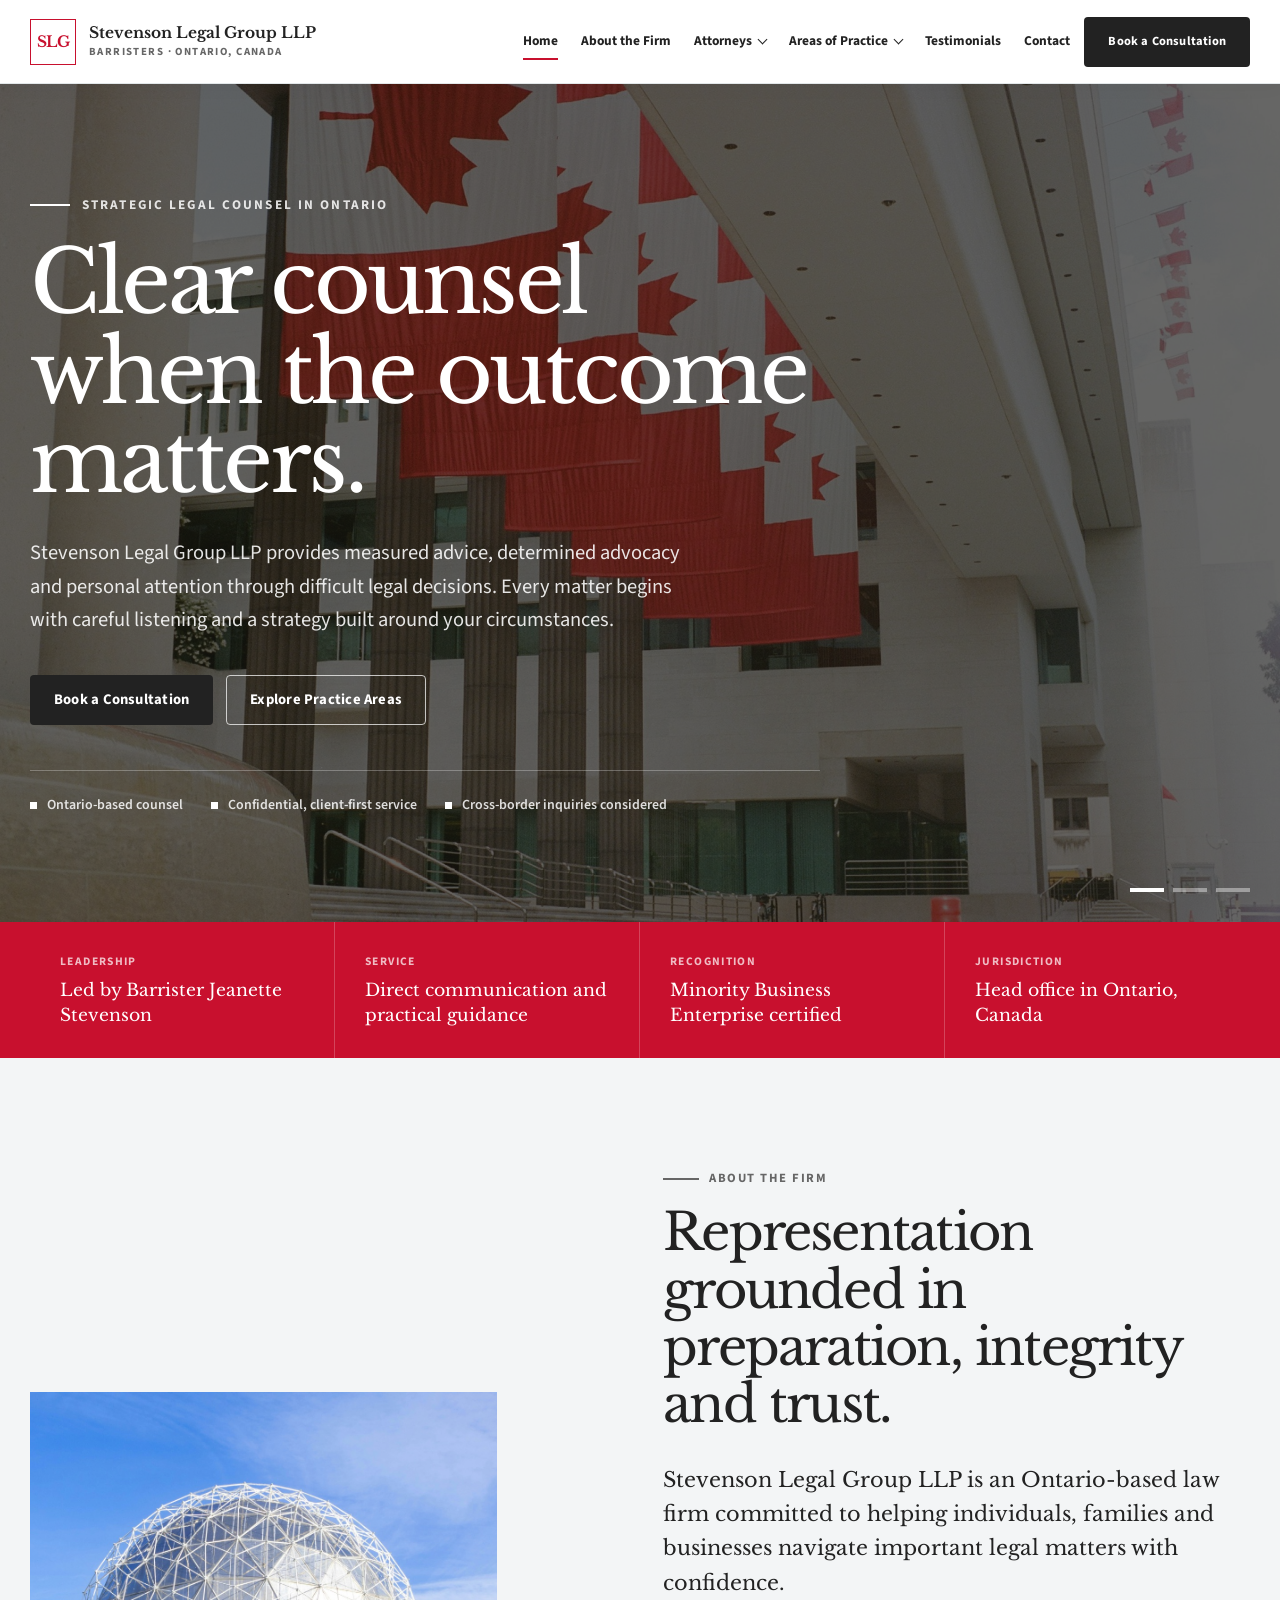
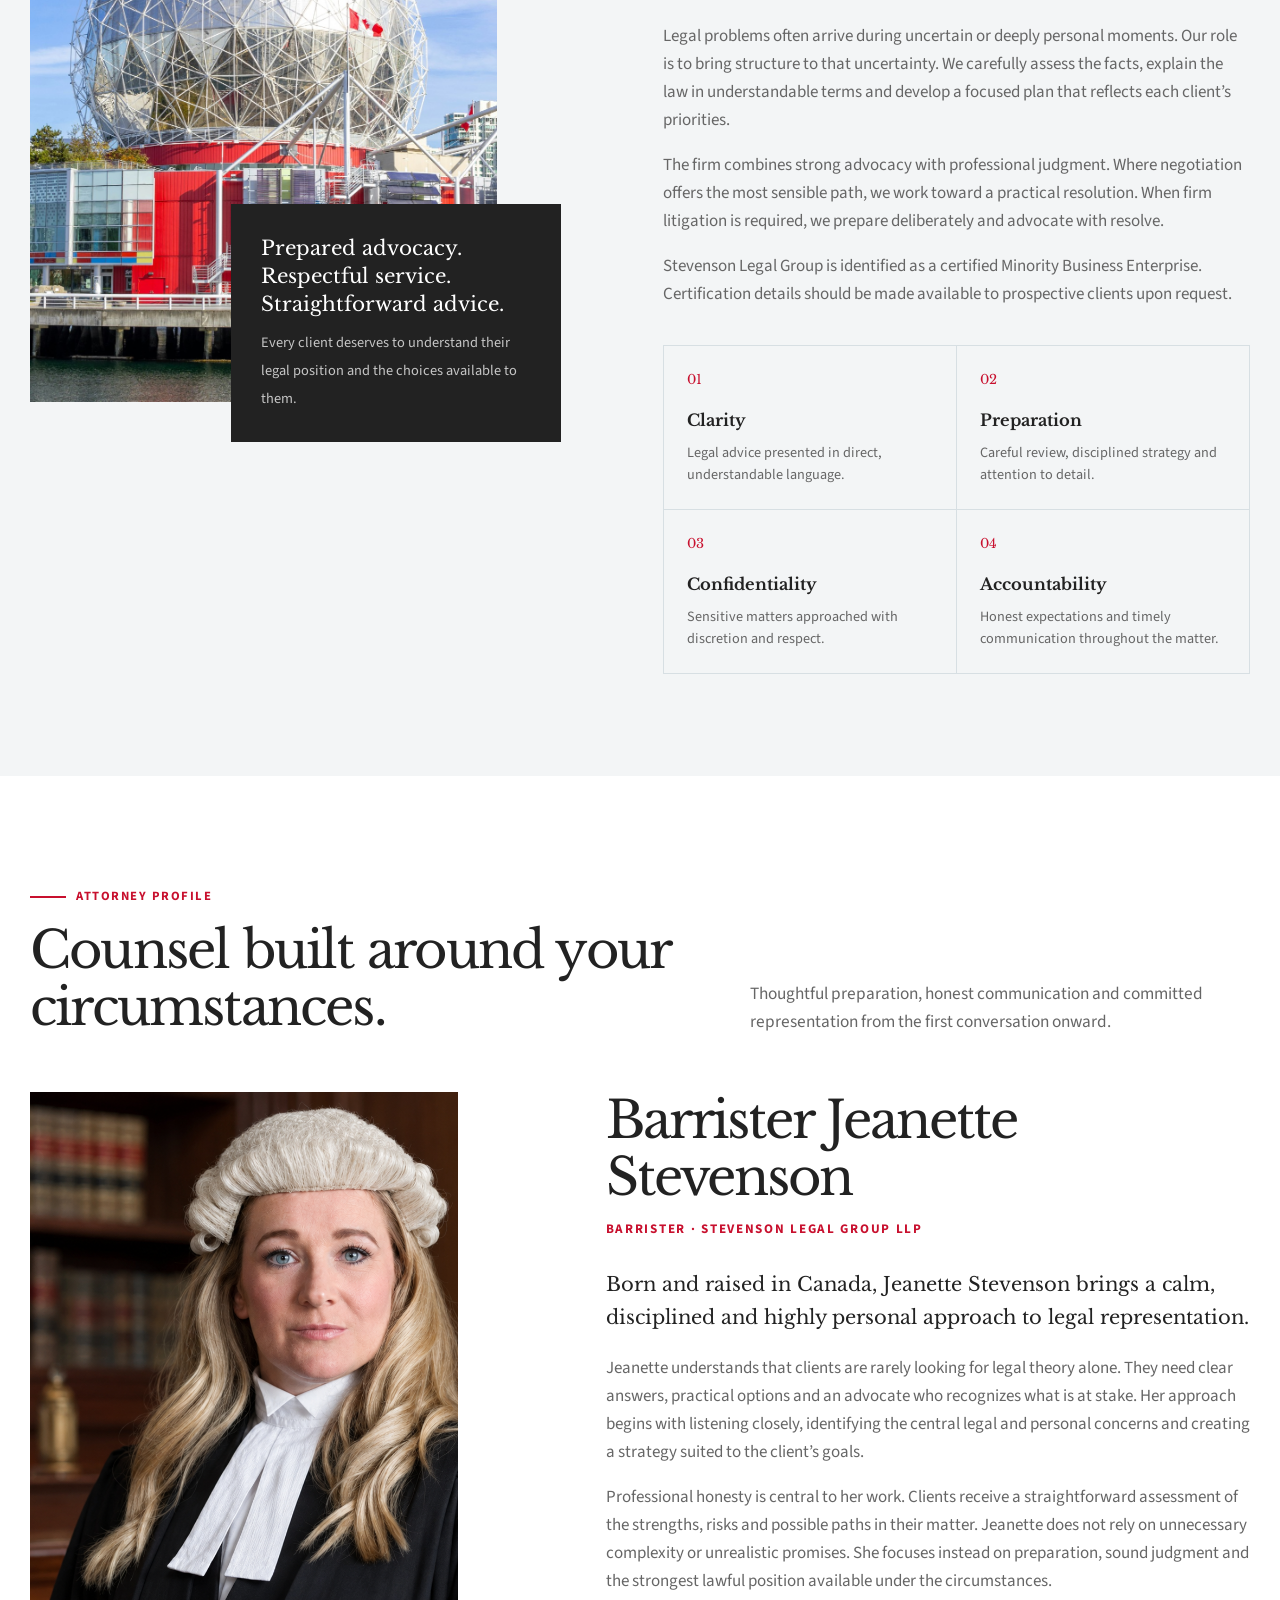
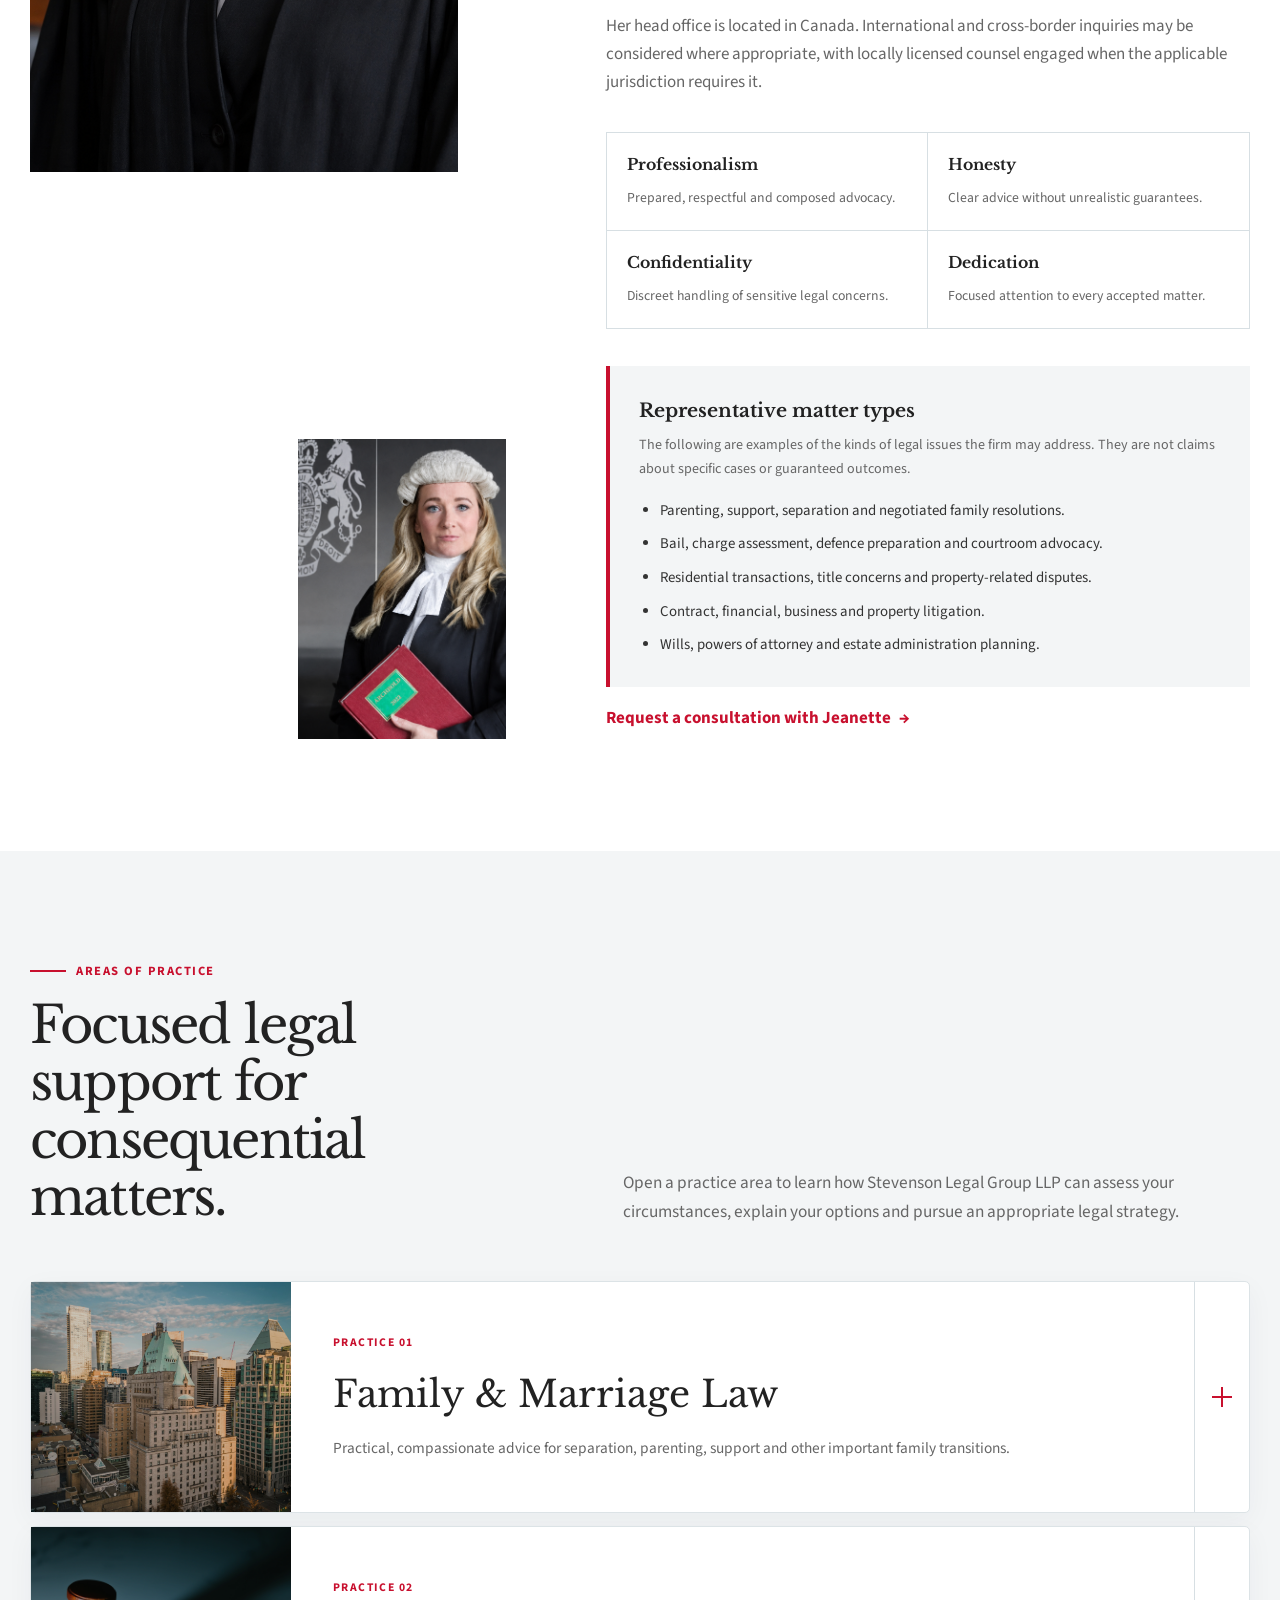
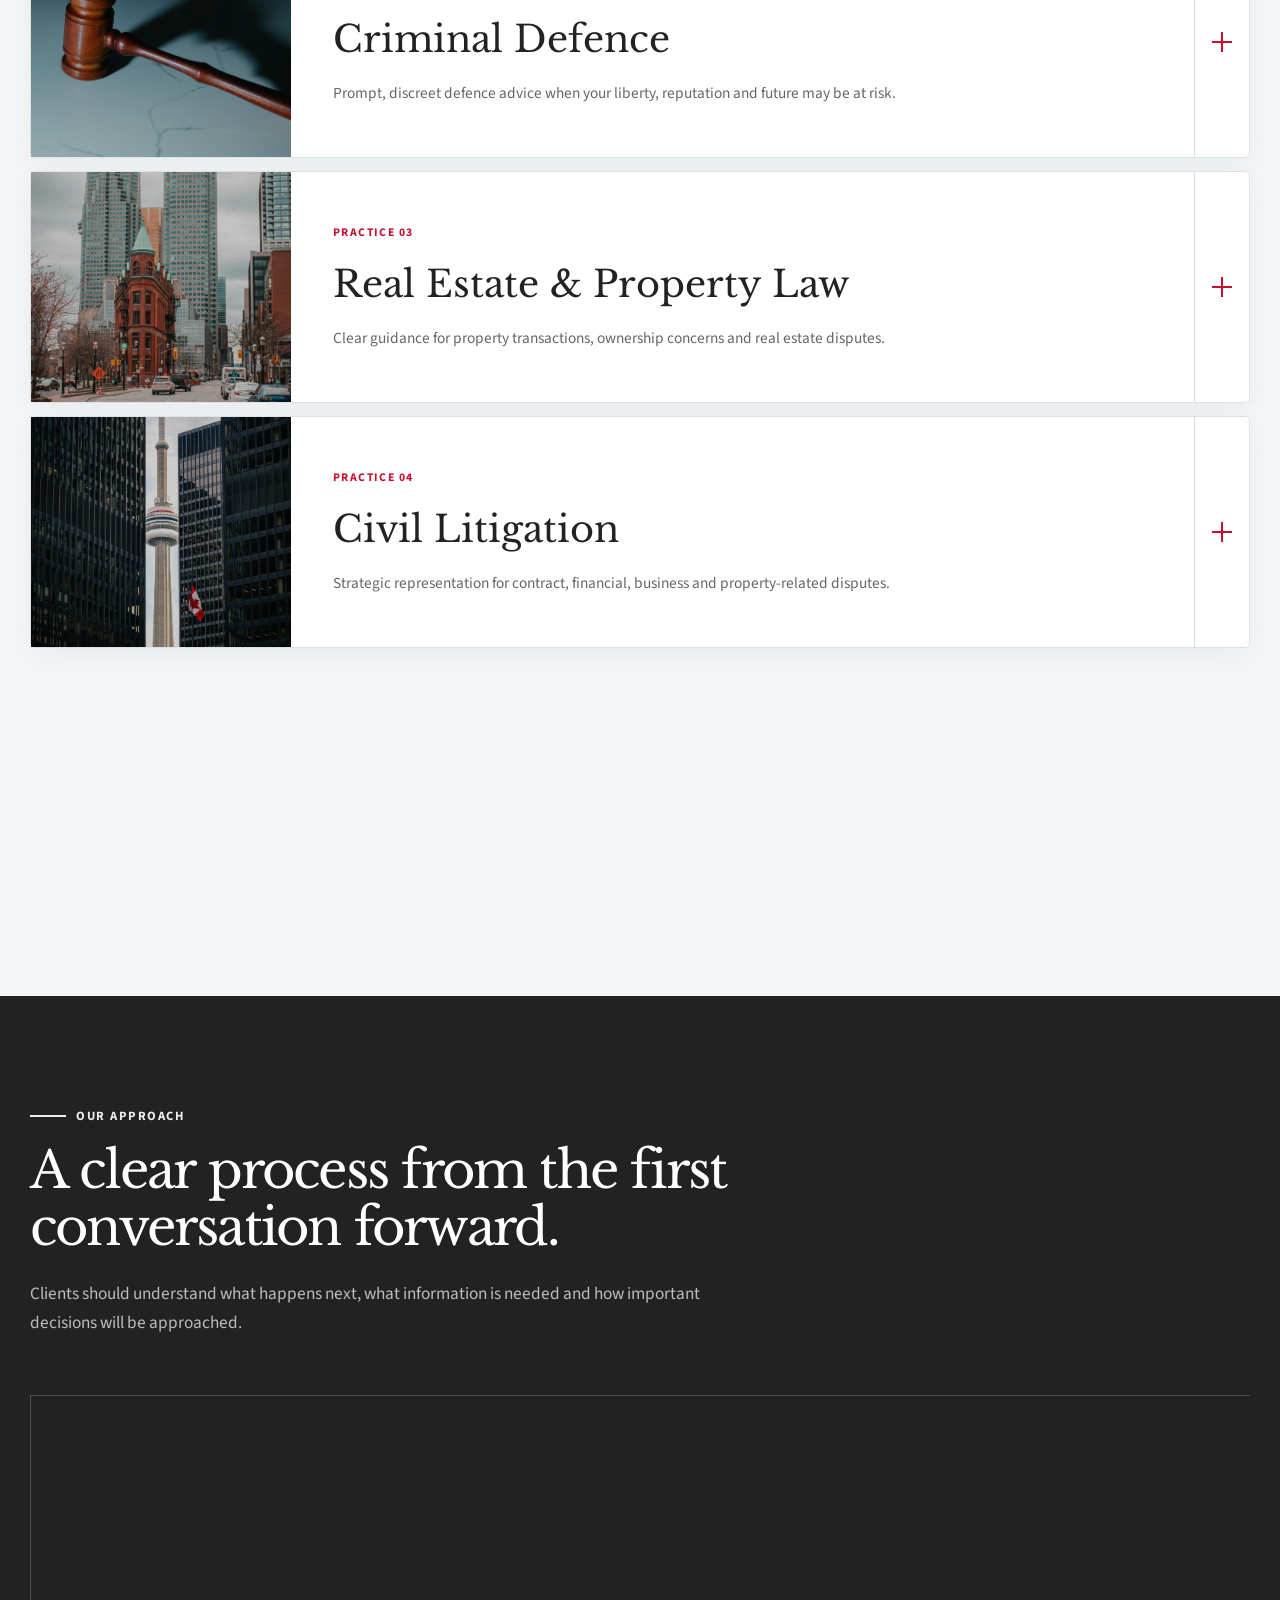
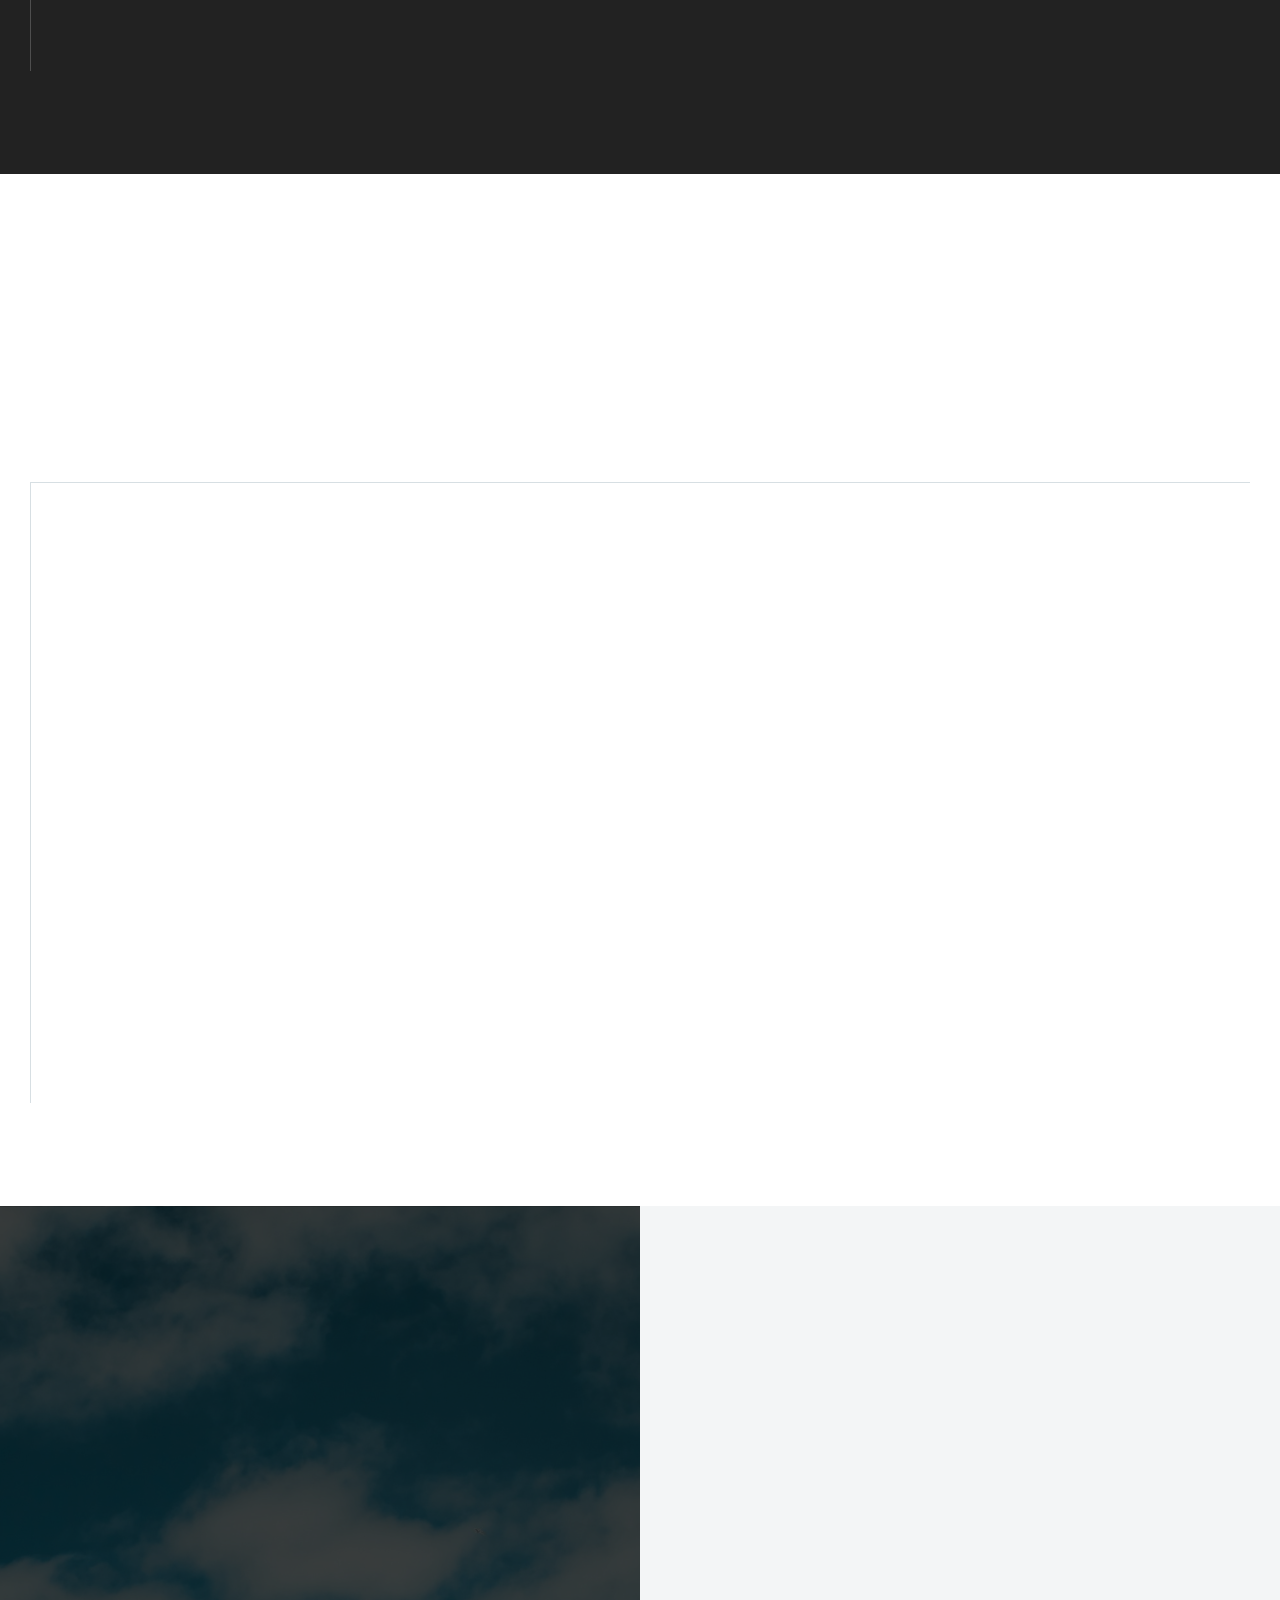
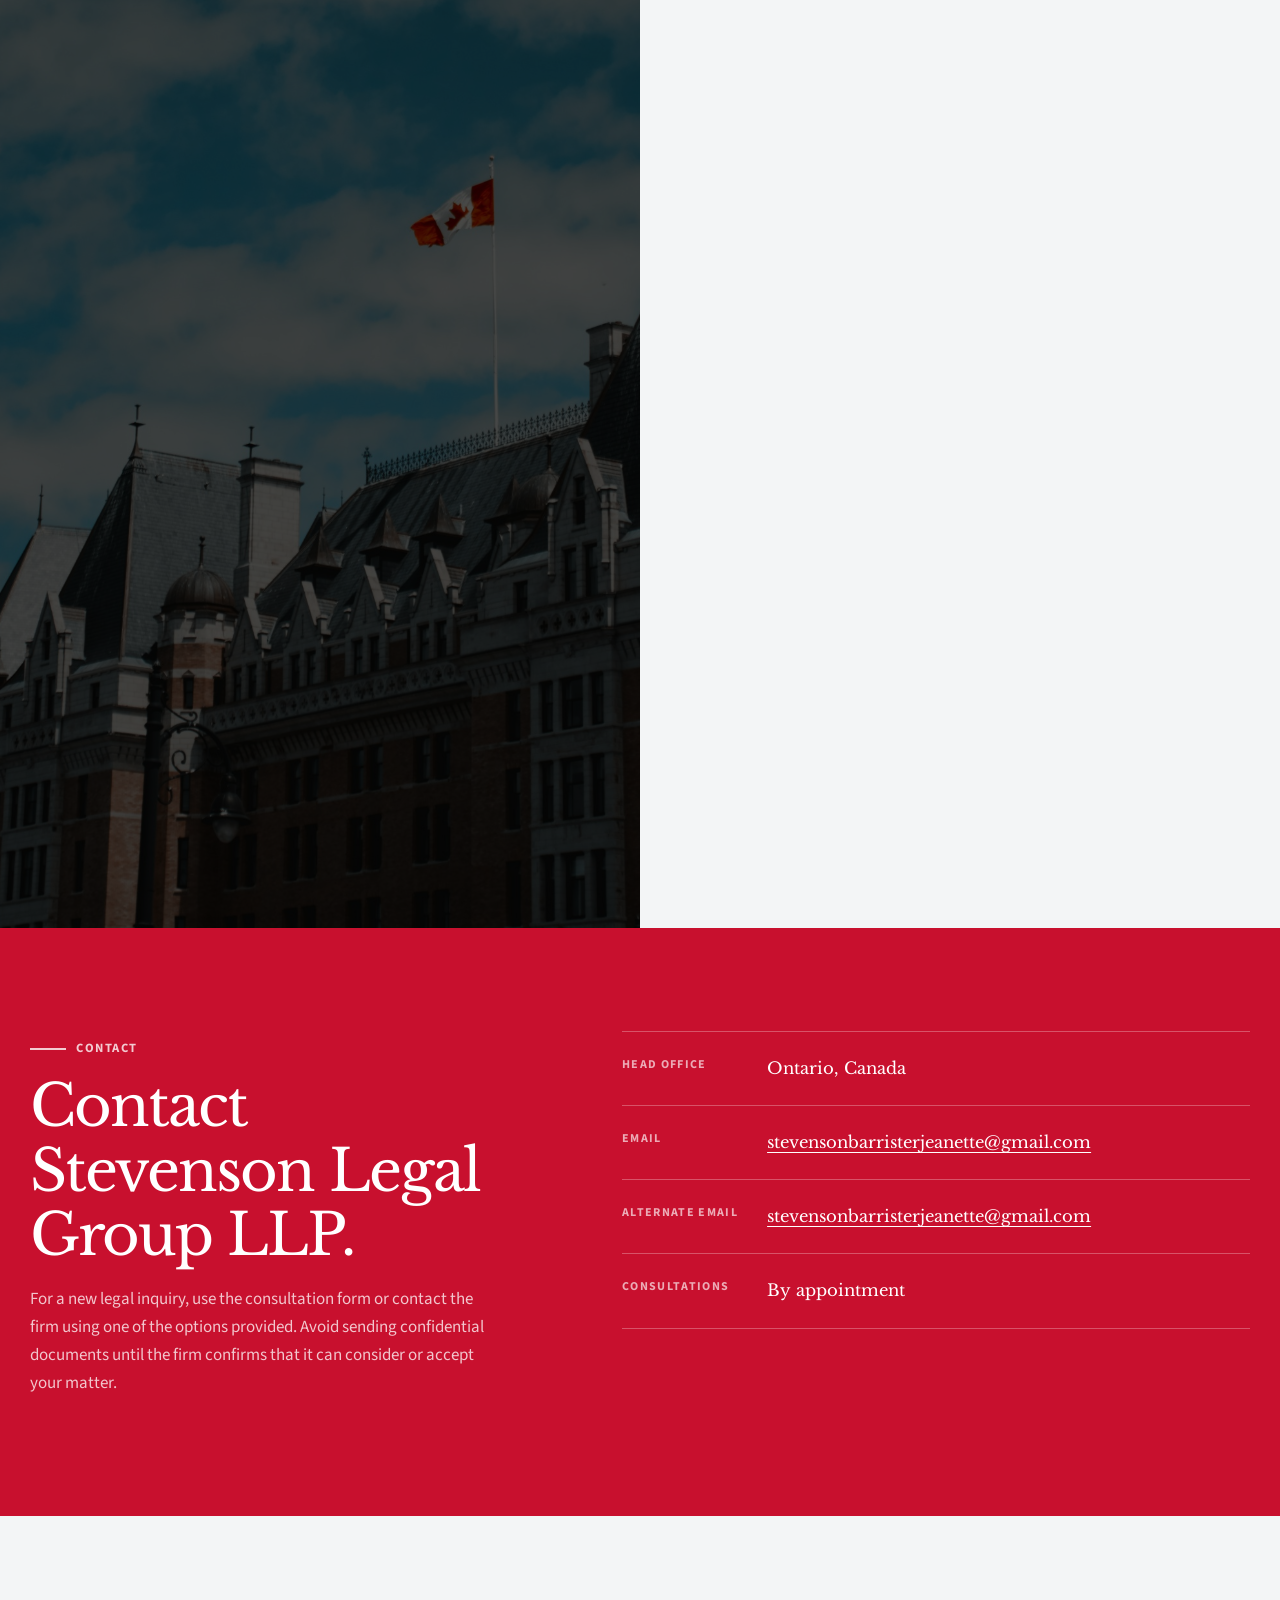
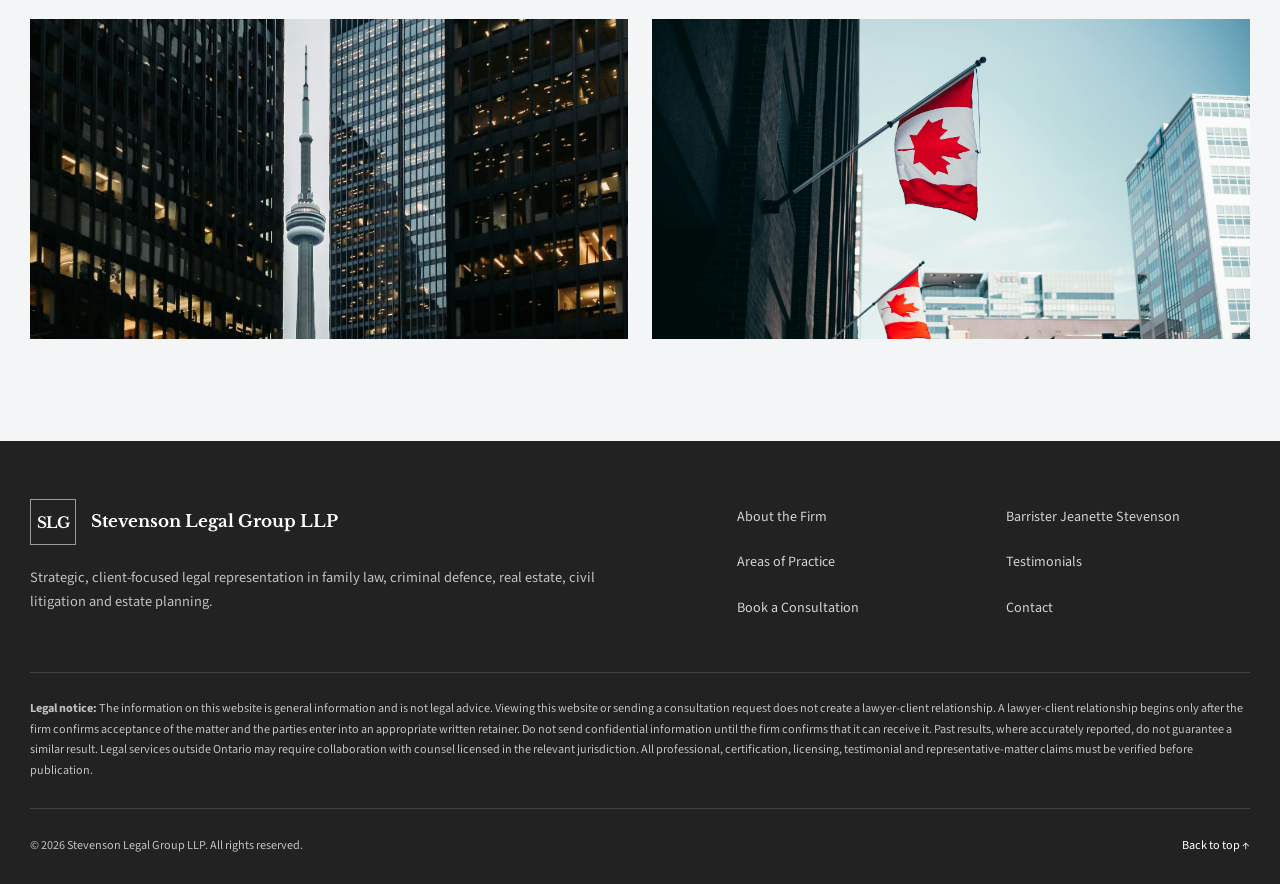
<file: index.html>
<!DOCTYPE html>
<html lang="en-CA">
<head>
    <meta charset="UTF-8">

    <meta
        name="viewport"
        content="width=device-width, initial-scale=1, viewport-fit=cover"
    >

    <meta
        name="description"
        content="Stevenson Legal Group LLP provides thoughtful, strategic legal representation in family law, criminal defence, real estate, civil litigation and estate planning."
    >

    <meta name="theme-color" content="#ffffff">

    <title>Stevenson Legal Group LLP | Ontario Law Firm</title>

    <link rel="preconnect" href="https://fonts.googleapis.com">
    <link rel="preconnect" href="https://fonts.gstatic.com" crossorigin>

    <link
        href="https://fonts.googleapis.com/css2?family=Libre+Baskerville:wght@400;700&family=Source+Sans+3:wght@400;500;600;700&display=swap"
        rel="stylesheet"
    >

    <link
        rel="preload"
        as="image"
        href="assets/marble-stairs.jpg"
    >

    <link rel="stylesheet" href="style-final-v2.css">

    <script type="application/ld+json">
    {
        "@context": "https://schema.org",
        "@type": "LegalService",
        "name": "Stevenson Legal Group LLP",
        "description": "Ontario law firm providing services in family law, criminal defence, real estate, civil litigation and estate planning.",
        "areaServed": {
            "@type": "AdministrativeArea",
            "name": "Ontario, Canada"
        },
        "email": [
            "stevensonbarristerjeanette@gmail.com",
            "stevensonbarristerjeanette@gmail.com"
        ],
        "employee": {
            "@type": "Person",
            "name": "Jeanette Stevenson",
            "jobTitle": "Barrister"
        },
        "knowsAbout": [
            "Family and Marriage Law",
            "Criminal Defence",
            "Real Estate and Property Law",
            "Civil Litigation",
            "Estate Planning"
        ]
    }
    </script>
</head>

<body>
    <a class="skip-link" href="#main-content">Skip to main content</a>

    <header class="site-header" id="top">
        <div class="container header-inner">
            <a class="brand" href="#home" aria-label="Stevenson Legal Group home">
                <span class="brand-mark" aria-hidden="true">SLG</span>

                <span class="brand-copy">
                    <span class="brand-name">Stevenson Legal Group LLP</span>
                    <span class="brand-type">Barristers · Ontario, Canada</span>
                </span>
            </a>

            <button
                class="menu-toggle"
                type="button"
                aria-label="Open navigation"
                aria-controls="primary-navigation"
                aria-expanded="false"
            >
                <span class="menu-toggle-lines" aria-hidden="true"></span>
            </button>

            <nav
                class="primary-nav"
                id="primary-navigation"
                aria-label="Primary navigation"
            >
                <a class="nav-link is-active" href="#home">Home</a>
                <a class="nav-link" href="about.html">About the Firm</a>

                <details class="nav-dropdown">
                    <summary>Attorneys</summary>

                    <div class="dropdown-menu">
                        <a href="jeanette-stevenson.html">
                            Barrister Jeanette Stevenson
                        </a>
                    </div>
                </details>

                <details class="nav-dropdown">
                    <summary>Areas of Practice</summary>

                    <div class="dropdown-menu dropdown-menu--wide">
                        <a href="family-marriage-law.html" data-practice="family-law">
                            Family &amp; Marriage Law
                        </a>

                        <a href="criminal-defence.html" data-practice="criminal-defence">
                            Criminal Defence
                        </a>

                        <a href="real-estate-property-law.html" data-practice="real-estate">
                            Real Estate &amp; Property Law
                        </a>

                        <a href="civil-litigation.html" data-practice="civil-litigation">
                            Civil Litigation
                        </a>

                        <a href="estate-planning.html" data-practice="estate-planning">
                            Estate Planning
                        </a>
                    </div>
                </details>

                <a class="nav-link" href="testimonials.html">Testimonials</a>
                <a class="nav-link" href="contact.html">Contact</a>

                <a class="button header-cta" href="consultation.html">
                    Book a Consultation
                </a>
            </nav>
        </div>
    </header>

    <main id="main-content">
        <section class="hero" id="home" aria-labelledby="hero-title">
            <div class="hero-slides" aria-hidden="true">
                <div class="hero-slide is-active"></div>
                <div class="hero-slide"></div>
                <div class="hero-slide"></div>
            </div>

            <div class="hero-overlay" aria-hidden="true"></div>

            <div class="container hero-inner">
                <div class="hero-content">
                    <p class="hero-kicker">Strategic legal counsel in Ontario</p>

                    <h1 id="hero-title">
                        Clear counsel when the outcome matters.
                    </h1>

                    <p class="hero-description">
                        Stevenson Legal Group LLP provides measured advice,
                        determined advocacy and personal attention through
                        difficult legal decisions. Every matter begins with
                        careful listening and a strategy built around your
                        circumstances.
                    </p>

                    <div class="hero-actions">
                        <a class="button" href="consultation.html">
                            Book a Consultation
                        </a>

                        <a class="button button--outline" href="practice-areas.html">
                            Explore Practice Areas
                        </a>
                    </div>

                    <div class="hero-facts" aria-label="Firm highlights">
                        <span class="hero-fact">Ontario-based counsel</span>
                        <span class="hero-fact">Confidential, client-first service</span>
                        <span class="hero-fact">Cross-border inquiries considered</span>
                    </div>
                </div>
            </div>

            <div class="hero-controls" aria-label="Cover image controls">
                <div class="container hero-controls-inner">
                    <button
                        class="hero-dot is-active"
                        type="button"
                        aria-label="Show cover image 1"
                        aria-pressed="true"
                        data-slide="0"
                    ></button>

                    <button
                        class="hero-dot"
                        type="button"
                        aria-label="Show cover image 2"
                        aria-pressed="false"
                        data-slide="1"
                    ></button>

                    <button
                        class="hero-dot"
                        type="button"
                        aria-label="Show cover image 3"
                        aria-pressed="false"
                        data-slide="2"
                    ></button>
                </div>
            </div>
        </section>

        <section class="trust-strip" aria-label="Firm commitments">
            <div class="container trust-grid">
                <div class="trust-item">
                    <span class="trust-label">Leadership</span>
                    <span class="trust-value">
                        Led by Barrister Jeanette Stevenson
                    </span>
                </div>

                <div class="trust-item">
                    <span class="trust-label">Service</span>
                    <span class="trust-value">
                        Direct communication and practical guidance
                    </span>
                </div>

                <div class="trust-item">
                    <span class="trust-label">Recognition</span>
                    <span class="trust-value">
                        Minority Business Enterprise certified
                    </span>
                </div>

                <div class="trust-item">
                    <span class="trust-label">Jurisdiction</span>
                    <span class="trust-value">
                        Head office in Ontario, Canada
                    </span>
                </div>
            </div>
        </section>

        <section class="section section--light" id="about">
            <div class="container about-layout">
                <div class="about-image reveal">
                    <img
                        src="assets/modern-courthouse.jpg"
                        alt="Modern courthouse interior with curved staircase"
                        loading="lazy"
                    >

                    <div class="about-note">
                        <strong>
                            Prepared advocacy. Respectful service. Straightforward advice.
                        </strong>

                        <span>
                            Every client deserves to understand their legal position
                            and the choices available to them.
                        </span>
                    </div>
                </div>

                <div class="about-copy reveal">
                    <p class="eyebrow">About the Firm</p>

                    <h2 class="section-title">
                        Representation grounded in preparation, integrity and trust.
                    </h2>

                    <p class="lead">
                        Stevenson Legal Group LLP is an Ontario-based law firm
                        committed to helping individuals, families and businesses
                        navigate important legal matters with confidence.
                    </p>

                    <p>
                        Legal problems often arrive during uncertain or deeply
                        personal moments. Our role is to bring structure to that
                        uncertainty. We carefully assess the facts, explain the law
                        in understandable terms and develop a focused plan that
                        reflects each client’s priorities.
                    </p>

                    <p>
                        The firm combines strong advocacy with professional
                        judgment. Where negotiation offers the most sensible path,
                        we work toward a practical resolution. When firm litigation
                        is required, we prepare deliberately and advocate with
                        resolve.
                    </p>

                    <p>
                        Stevenson Legal Group is identified as a certified Minority
                        Business Enterprise. Certification details should be made
                        available to prospective clients upon request.
                    </p>

                    <div class="principles">
                        <article class="principle">
                            <span class="principle-number">01</span>
                            <h3>Clarity</h3>
                            <p>
                                Legal advice presented in direct, understandable
                                language.
                            </p>
                        </article>

                        <article class="principle">
                            <span class="principle-number">02</span>
                            <h3>Preparation</h3>
                            <p>
                                Careful review, disciplined strategy and attention
                                to detail.
                            </p>
                        </article>

                        <article class="principle">
                            <span class="principle-number">03</span>
                            <h3>Confidentiality</h3>
                            <p>
                                Sensitive matters approached with discretion and
                                respect.
                            </p>
                        </article>

                        <article class="principle">
                            <span class="principle-number">04</span>
                            <h3>Accountability</h3>
                            <p>
                                Honest expectations and timely communication
                                throughout the matter.
                            </p>
                        </article>
                    </div>
                </div>
            </div>
        </section>

        <section
            class="section section--white"
            id="jeanette-stevenson"
            aria-labelledby="attorney-title"
        >
            <div class="container">
                <div class="attorney-heading reveal">
                    <div>
                        <p class="eyebrow">Attorney Profile</p>

                        <h2 class="section-title" id="attorney-title">
                            Counsel built around your circumstances.
                        </h2>
                    </div>

                    <p class="section-intro">
                        Thoughtful preparation, honest communication and committed
                        representation from the first conversation onward.
                    </p>
                </div>

                <div class="attorney-layout">
                    <div class="attorney-images reveal">
                        <img
                            class="attorney-main-image"
                            src="assets/jeanette-library.jpg"
                            alt="Barrister Jeanette Stevenson in a law library"
                            loading="lazy"
                        >

                        <img
                            class="attorney-secondary-image"
                            src="assets/jeanette-archbold.jpg"
                            alt="Barrister Jeanette Stevenson holding a legal reference book"
                            loading="lazy"
                        >
                    </div>

                    <article class="attorney-copy reveal">
                        <h3 class="attorney-name">
                            Barrister Jeanette Stevenson
                        </h3>

                        <span class="attorney-role">
                            Barrister · Stevenson Legal Group LLP
                        </span>

                        <p class="attorney-lead">
                            Born and raised in Canada, Jeanette Stevenson brings a
                            calm, disciplined and highly personal approach to legal
                            representation.
                        </p>

                        <p>
                            Jeanette understands that clients are rarely looking
                            for legal theory alone. They need clear answers,
                            practical options and an advocate who recognizes what
                            is at stake. Her approach begins with listening closely,
                            identifying the central legal and personal concerns and
                            creating a strategy suited to the client’s goals.
                        </p>

                        <p>
                            Professional honesty is central to her work. Clients
                            receive a straightforward assessment of the strengths,
                            risks and possible paths in their matter. Jeanette does
                            not rely on unnecessary complexity or unrealistic
                            promises. She focuses instead on preparation, sound
                            judgment and the strongest lawful position available
                            under the circumstances.
                        </p>

                        <p>
                            Her head office is located in Canada. International and
                            cross-border inquiries may be considered where
                            appropriate, with locally licensed counsel engaged when
                            the applicable jurisdiction requires it.
                        </p>

                        <div class="attorney-values">
                            <div class="attorney-value">
                                <strong>Professionalism</strong>
                                <span>Prepared, respectful and composed advocacy.</span>
                            </div>

                            <div class="attorney-value">
                                <strong>Honesty</strong>
                                <span>Clear advice without unrealistic guarantees.</span>
                            </div>

                            <div class="attorney-value">
                                <strong>Confidentiality</strong>
                                <span>Discreet handling of sensitive legal concerns.</span>
                            </div>

                            <div class="attorney-value">
                                <strong>Dedication</strong>
                                <span>Focused attention to every accepted matter.</span>
                            </div>
                        </div>

                        <div class="matter-types">
                            <h3>Representative matter types</h3>

                            <p>
                                The following are examples of the kinds of legal
                                issues the firm may address. They are not claims
                                about specific cases or guaranteed outcomes.
                            </p>

                            <ul>
                                <li>
                                    Parenting, support, separation and negotiated
                                    family resolutions.
                                </li>

                                <li>
                                    Bail, charge assessment, defence preparation and
                                    courtroom advocacy.
                                </li>

                                <li>
                                    Residential transactions, title concerns and
                                    property-related disputes.
                                </li>

                                <li>
                                    Contract, financial, business and property
                                    litigation.
                                </li>

                                <li>
                                    Wills, powers of attorney and estate
                                    administration planning.
                                </li>
                            </ul>
                        </div>

                        <p>
                            <a class="text-link" href="consultation.html">
                                Request a consultation with Jeanette
                            </a>
                        </p>
                    </article>
                </div>
            </div>
        </section>

        <section
            class="section section--light"
            id="practice-areas"
            aria-labelledby="practice-title"
        >
            <div class="container">
                <div class="practice-header reveal">
                    <div>
                        <p class="eyebrow">Areas of Practice</p>

                        <h2 class="section-title" id="practice-title">
                            Focused legal support for consequential matters.
                        </h2>
                    </div>

                    <p class="section-intro">
                        Open a practice area to learn how Stevenson Legal Group LLP
                        can assess your circumstances, explain your options and
                        pursue an appropriate legal strategy.
                    </p>
                </div>

                <div class="practice-list">
                    <details class="practice-card reveal" id="family-law">
                        <summary>
                            <span
                                class="practice-image"
                                role="img"
                                aria-label="Courthouse atrium"
                            ></span>

                            <span class="practice-summary-copy">
                                <span class="practice-number">Practice 01</span>
                                <h3>Family &amp; Marriage Law</h3>
                                <p>
                                    Practical, compassionate advice for separation,
                                    parenting, support and other important family
                                    transitions.
                                </p>
                            </span>

                            <span class="practice-toggle" aria-hidden="true"></span>
                        </summary>

                        <div class="practice-body">
                            <div>
                                <h4>
                                    Protecting your future while addressing what
                                    matters now
                                </h4>

                                <p>
                                    Family disputes can affect your children,
                                    finances, home and sense of stability. Stevenson
                                    Legal Group approaches these matters with care,
                                    discretion and a clear understanding that no two
                                    families are alike.
                                </p>

                                <p>
                                    The firm helps clients understand their legal
                                    rights and responsibilities, organize the
                                    information needed for informed decisions and
                                    evaluate negotiation, mediation and litigation
                                    options.
                                </p>

                                <ul>
                                    <li>Separation and divorce planning</li>
                                    <li>Parenting time and decision-making issues</li>
                                    <li>Child and spousal support concerns</li>
                                    <li>Property division and financial disclosure</li>
                                    <li>Marriage and separation agreements</li>
                                    <li>Urgent motions and protective legal steps</li>
                                </ul>
                            </div>

                            <aside class="practice-aside">
                                <strong>How the firm helps</strong>

                                <p>
                                    We identify the central legal issues, establish
                                    practical priorities and work toward a durable
                                    resolution while remaining prepared to litigate
                                    when necessary.
                                </p>

                                <a class="button button--light" href="consultation.html">
                                    Discuss a Family Matter
                                </a>
                            </aside>
                        </div>
                    </details>

                    <details class="practice-card reveal" id="criminal-defence">
                        <summary>
                            <span
                                class="practice-image"
                                role="img"
                                aria-label="Wooden judicial gavel"
                            ></span>

                            <span class="practice-summary-copy">
                                <span class="practice-number">Practice 02</span>
                                <h3>Criminal Defence</h3>
                                <p>
                                    Prompt, discreet defence advice when your
                                    liberty, reputation and future may be at risk.
                                </p>
                            </span>

                            <span class="practice-toggle" aria-hidden="true"></span>
                        </summary>

                        <div class="practice-body">
                            <div>
                                <h4>
                                    Early preparation can shape the direction of a
                                    defence
                                </h4>

                                <p>
                                    Being investigated, arrested or charged can be
                                    overwhelming. It is important to understand the
                                    allegations, the court process and the decisions
                                    that may affect your case before taking action.
                                </p>

                                <p>
                                    Stevenson Legal Group examines the available
                                    evidence, procedural history and legal issues,
                                    while helping clients prepare for each stage of
                                    the process.
                                </p>

                                <ul>
                                    <li>Pre-charge and investigation advice</li>
                                    <li>Bail and release-related matters</li>
                                    <li>Evidence and disclosure review</li>
                                    <li>Charter and procedural issues</li>
                                    <li>Negotiation and resolution discussions</li>
                                    <li>Trial preparation and courtroom advocacy</li>
                                </ul>
                            </div>

                            <aside class="practice-aside">
                                <strong>How the firm helps</strong>

                                <p>
                                    We respond promptly, preserve confidentiality,
                                    test the prosecution’s position and prepare a
                                    defence based on the evidence and applicable law.
                                </p>

                                <a class="button button--light" href="consultation.html">
                                    Request Defence Counsel
                                </a>
                            </aside>
                        </div>
                    </details>

                    <details class="practice-card reveal" id="real-estate">
                        <summary>
                            <span
                                class="practice-image"
                                role="img"
                                aria-label="Commercial buildings viewed from below"
                            ></span>

                            <span class="practice-summary-copy">
                                <span class="practice-number">Practice 03</span>
                                <h3>Real Estate &amp; Property Law</h3>
                                <p>
                                    Clear guidance for property transactions,
                                    ownership concerns and real estate disputes.
                                </p>
                            </span>

                            <span class="practice-toggle" aria-hidden="true"></span>
                        </summary>

                        <div class="practice-body">
                            <div>
                                <h4>
                                    Protecting the legal and financial value of your
                                    property decisions
                                </h4>

                                <p>
                                    Real estate matters involve important deadlines,
                                    detailed documents and significant financial
                                    commitments. A careful legal review can identify
                                    issues before they develop into costly disputes.
                                </p>

                                <p>
                                    Stevenson Legal Group assists with transaction
                                    planning, document review and disputes involving
                                    ownership, contracts, boundaries and other
                                    property interests.
                                </p>

                                <ul>
                                    <li>Residential purchase and sale matters</li>
                                    <li>Agreement and document review</li>
                                    <li>Title and ownership concerns</li>
                                    <li>Co-ownership and partition disputes</li>
                                    <li>Boundary, access and easement issues</li>
                                    <li>Failed transactions and contract disputes</li>
                                </ul>
                            </div>

                            <aside class="practice-aside">
                                <strong>How the firm helps</strong>

                                <p>
                                    We review the legal structure of the transaction
                                    or dispute, identify exposure and seek a practical
                                    path that protects the client’s property interest.
                                </p>

                                <a class="button button--light" href="consultation.html">
                                    Discuss a Property Matter
                                </a>
                            </aside>
                        </div>
                    </details>

                    <details class="practice-card reveal" id="civil-litigation">
                        <summary>
                            <span
                                class="practice-image"
                                role="img"
                                aria-label="Traditional courthouse columns"
                            ></span>

                            <span class="practice-summary-copy">
                                <span class="practice-number">Practice 04</span>
                                <h3>Civil Litigation</h3>
                                <p>
                                    Strategic representation for contract, financial,
                                    business and property-related disputes.
                                </p>
                            </span>

                            <span class="practice-toggle" aria-hidden="true"></span>
                        </summary>

                        <div class="practice-body">
                            <div>
                                <h4>
                                    A disciplined strategy for resolving serious
                                    disputes
                                </h4>

                                <p>
                                    Litigation requires more than filing documents.
                                    It requires a clear theory of the case, reliable
                                    evidence, realistic risk assessment and a plan
                                    for each stage of the proceeding.
                                </p>

                                <p>
                                    Stevenson Legal Group evaluates the legal and
                                    commercial considerations affecting the dispute,
                                    including cost, timing, evidence, enforceability
                                    and settlement opportunities.
                                </p>

                                <ul>
                                    <li>Contract and payment disputes</li>
                                    <li>Business and commercial claims</li>
                                    <li>Property-related litigation</li>
                                    <li>Negligence and financial loss claims</li>
                                    <li>Demand letters and settlement negotiation</li>
                                    <li>Motions, hearings and trial preparation</li>
                                </ul>
                            </div>

                            <aside class="practice-aside">
                                <strong>How the firm helps</strong>

                                <p>
                                    We identify the strongest available arguments,
                                    build the evidence carefully and pursue a
                                    proportionate resolution through negotiation or
                                    litigation.
                                </p>

                                <a class="button button--light" href="consultation.html">
                                    Discuss a Civil Dispute
                                </a>
                            </aside>
                        </div>
                    </details>

                    <details class="practice-card reveal" id="estate-planning">
                        <summary>
                            <span
                                class="practice-image"
                                role="img"
                                aria-label="Shelves of legal books"
                            ></span>

                            <span class="practice-summary-copy">
                                <span class="practice-number">Practice 05</span>
                                <h3>Estate Planning</h3>
                                <p>
                                    Thoughtful planning to protect your instructions,
                                    your family and the administration of your estate.
                                </p>
                            </span>

                            <span class="practice-toggle" aria-hidden="true"></span>
                        </summary>

                        <div class="practice-body">
                            <div>
                                <h4>
                                    Clear documents for important personal decisions
                                </h4>

                                <p>
                                    A well-considered estate plan can help reduce
                                    uncertainty, protect intended beneficiaries and
                                    provide guidance to the people responsible for
                                    carrying out your wishes.
                                </p>

                                <p>
                                    Stevenson Legal Group helps clients consider
                                    family circumstances, assets, decision-making
                                    needs and administration concerns before
                                    preparing or updating estate documents.
                                </p>

                                <ul>
                                    <li>Wills and estate-planning reviews</li>
                                    <li>Powers of attorney</li>
                                    <li>Executor and trustee considerations</li>
                                    <li>Beneficiary and family planning concerns</li>
                                    <li>Estate administration guidance</li>
                                    <li>Planning after major life changes</li>
                                </ul>
                            </div>

                            <aside class="practice-aside">
                                <strong>How the firm helps</strong>

                                <p>
                                    We translate your instructions into clear legal
                                    documents and identify issues that could otherwise
                                    create confusion or conflict.
                                </p>

                                <a class="button button--light" href="consultation.html">
                                    Plan Your Estate
                                </a>
                            </aside>
                        </div>
                    </details>
                </div>
            </div>
        </section>

        <section class="section process" aria-labelledby="process-title">
            <div class="container">
                <p class="eyebrow">Our Approach</p>

                <h2 class="section-title" id="process-title">
                    A clear process from the first conversation forward.
                </h2>

                <p class="section-intro">
                    Clients should understand what happens next, what information
                    is needed and how important decisions will be approached.
                </p>

                <div class="process-grid">
                    <article class="process-step reveal">
                        <span>01</span>
                        <h3>Initial consultation</h3>
                        <p>
                            We listen to your concerns, identify urgent issues and
                            determine whether the firm can assist.
                        </p>
                    </article>

                    <article class="process-step reveal">
                        <span>02</span>
                        <h3>Legal assessment</h3>
                        <p>
                            Relevant facts, documents, deadlines, risks and legal
                            options are reviewed carefully.
                        </p>
                    </article>

                    <article class="process-step reveal">
                        <span>03</span>
                        <h3>Focused strategy</h3>
                        <p>
                            A practical plan is developed around your objectives,
                            available evidence and legal position.
                        </p>
                    </article>

                    <article class="process-step reveal">
                        <span>04</span>
                        <h3>Committed advocacy</h3>
                        <p>
                            The strategy is advanced through negotiation,
                            documentation or litigation as appropriate.
                        </p>
                    </article>
                </div>
            </div>
        </section>

        <section
            class="section section--white"
            id="testimonials"
            aria-labelledby="testimonial-title"
        >
            <div class="container">
                <div class="testimonial-heading reveal">
                    <div>
                        <p class="eyebrow">Testimonials</p>

                        <h2 class="section-title" id="testimonial-title">
                            A client experience built on clarity and care.
                        </h2>
                    </div>

                    <div class="draft-notice">
                        Our clients' experiences reflect our commitment to excellence,
                        professionalism, and exceptional service. Explore their
                        testimonials to see how our expertise, dedication, and
                        personalized approach have consistently exceeded expectations.
                    </div>
                </div>

                <div class="testimonial-grid">
                    <article class="testimonial reveal">
                        <div>
                            <span class="quote-mark" aria-hidden="true">“</span>

                            <blockquote>
                                Jeanette explained every stage clearly and helped me
                                approach a stressful family matter with confidence.
                            </blockquote>
                        </div>

                        <footer>
                            <span class="testimonial-name">Maya</span>
                        </footer>
                    </article>

                    <article class="testimonial reveal">
                        <div>
                            <span class="quote-mark" aria-hidden="true">“</span>

                            <blockquote>
                                I appreciated the honesty, careful preparation and
                                timely communication throughout my matter.
                            </blockquote>
                        </div>

                        <footer>
                            <span class="testimonial-name">Daniel</span>
                        </footer>
                    </article>

                    <article class="testimonial reveal">
                        <div>
                            <span class="quote-mark" aria-hidden="true">“</span>

                            <blockquote>
                                The firm brought structure to a complicated dispute
                                and made sure I understood the available options.
                            </blockquote>
                        </div>

                        <footer>
                            <span class="testimonial-name">Priya</span>
                        </footer>
                    </article>

                    <article class="testimonial reveal">
                        <div>
                            <span class="quote-mark" aria-hidden="true">“</span>

                            <blockquote>
                                Jeanette was calm, prepared and respectful. I never
                                felt that my concerns were being overlooked.
                            </blockquote>
                        </div>

                        <footer>
                            <span class="testimonial-name">Simone</span>
                        </footer>
                    </article>

                    <article class="testimonial reveal">
                        <div>
                            <span class="quote-mark" aria-hidden="true">“</span>

                            <blockquote>
                                The advice was direct and practical. I knew what to
                                expect and what information was needed from me.
                            </blockquote>
                        </div>

                        <footer>
                            <span class="testimonial-name">Adrian</span>
                        </footer>
                    </article>

                    <article class="testimonial reveal">
                        <div>
                            <span class="quote-mark" aria-hidden="true">“</span>

                            <blockquote>
                                I felt supported from the consultation onward. The
                                firm treated my situation with care and discretion.
                            </blockquote>
                        </div>

                        <footer>
                            <span class="testimonial-name">Elena</span>
                        </footer>
                    </article>
                </div>
            </div>
        </section>

        <section
            class="section consultation"
            id="consultation"
            aria-labelledby="consultation-title"
        >
            <div class="container consultation-layout">
                <div class="consultation-copy reveal">
                    <p class="eyebrow">Book a Consultation</p>

                    <h2 class="section-title" id="consultation-title">
                        Begin with a confidential conversation.
                    </h2>

                    <p>
                        Tell the firm how to contact you and provide a brief,
                        non-confidential description of the legal assistance you
                        are seeking.
                    </p>

                    <ul class="consultation-points">
                        <li>
                            Completing this form does not create a lawyer-client
                            relationship.
                        </li>

                        <li>
                            Representation begins only after conflicts and
                            eligibility checks and a written retainer.
                        </li>

                        <li>
                            Do not include confidential evidence, passwords,
                            financial account information or sensitive documents.
                        </li>
                    </ul>
                </div>

                <div class="consultation-form-wrap reveal">
                    <h3>Consultation request</h3>

                    <p class="form-intro">
                        Required fields are marked with an asterisk.
                    </p>

                    <form id="consultation-form" novalidate>
                        <div class="form-grid">
                            <div class="form-field">
                                <label for="full-name">
                                    Full name <span class="required">*</span>
                                </label>

                                <input
                                    id="full-name"
                                    name="fullName"
                                    type="text"
                                    autocomplete="name"
                                    required
                                >
                            </div>

                            <div class="form-field">
                                <label for="email">
                                    Email address <span class="required">*</span>
                                </label>

                                <input
                                    id="email"
                                    name="email"
                                    type="email"
                                    autocomplete="email"
                                    required
                                >
                            </div>

                            <div class="form-field">
                                <label for="phone">Phone number</label>

                                <input
                                    id="phone"
                                    name="phone"
                                    type="tel"
                                    autocomplete="tel"
                                >
                            </div>

                            <div class="form-field">
                                <label for="contact-method">
                                    Preferred contact method
                                </label>

                                <select id="contact-method" name="contactMethod">
                                    <option value="Email">Email</option>
<option value="Telephone">Telephone</option>
                                </select>
                            </div>

                            <div class="form-field">
                                <label for="service">
                                    Legal service <span class="required">*</span>
                                </label>

                                <select id="service" name="service" required>
                                    <option value="">Select a practice area</option>
                                    <option value="Family & Marriage Law">
                                        Family &amp; Marriage Law
                                    </option>
                                    <option value="Criminal Defence">
                                        Criminal Defence
                                    </option>
                                    <option value="Real Estate & Property Law">
                                        Real Estate &amp; Property Law
                                    </option>
                                    <option value="Civil Litigation">
                                        Civil Litigation
                                    </option>
                                    <option value="Estate Planning">
                                        Estate Planning
                                    </option>
                                </select>
                            </div>

                            <div class="form-field">
                                <label for="location">
                                    Province, territory or country
                                </label>

                                <input
                                    id="location"
                                    name="location"
                                    type="text"
                                    autocomplete="country-name"
                                    placeholder="Ontario, Canada"
                                >
                            </div>

                            <div class="form-field">
                                <label for="preferred-date">
                                    Preferred consultation date
                                </label>

                                <input
                                    id="preferred-date"
                                    name="preferredDate"
                                    type="date"
                                >
                            </div>

                            <div class="form-field">
                                <label for="preferred-time">
                                    Preferred time
                                </label>

                                <select id="preferred-time" name="preferredTime">
                                    <option value="No preference">
                                        No preference
                                    </option>
                                    <option value="Morning">Morning</option>
                                    <option value="Afternoon">Afternoon</option>
                                    <option value="Evening">Evening</option>
                                </select>
                            </div>

                            <div class="form-field form-field--full">
                                <label for="summary">
                                    Brief, non-confidential summary
                                    <span class="required">*</span>
                                </label>

                                <textarea
                                    id="summary"
                                    name="summary"
                                    maxlength="1500"
                                    required
                                    placeholder="Briefly describe the type of assistance you are seeking. Do not include confidential documents or sensitive account information."
                                ></textarea>
                            </div>

                            <div class="checkbox-field form-field--full">
                                <input
                                    id="consent"
                                    name="consent"
                                    type="checkbox"
                                    required
                                >

                                <label for="consent">
                                    I understand that submitting this request does
                                    not create a lawyer-client relationship and that
                                    the firm must confirm whether it can accept the
                                    matter.
                                </label>
                            </div>
                        </div>

                        <div class="form-actions">
                            <button class="button" type="submit">
                                Book Now
                            </button>

                            <span
                                class="form-status"
                                id="form-status"
                                role="status"
                                aria-live="polite"
                            ></span>
                        </div>

                        <p class="form-privacy">
                            Pressing “Book Now” sends the completed consultation details to the firm’s Consultation Google Sheet. After the request is sent, a confirmation message appears. Please contact the firm directly if you do not receive a response.
                        </p>
                    </form>
                </div>
            </div>
        </section>

        <section
            class="section contact"
            id="contact"
            aria-labelledby="contact-title"
        >
            <div class="container contact-layout">
                <div class="contact-copy reveal">
                    <p class="eyebrow">Contact</p>

                    <h2 class="section-title" id="contact-title">
                        Contact Stevenson Legal Group LLP.
                    </h2>

                    <p>
                        For a new legal inquiry, use the consultation form or
                        contact the firm using one of the options provided. Avoid
                        sending confidential documents until the firm confirms that
                        it can consider or accept your matter.
                    </p>
</div>

                <div class="contact-list reveal">
                    <div class="contact-row">
                        <span class="contact-row-label">Head office</span>

                        <span class="contact-row-value">
                            Ontario, Canada
                        </span>
                    </div>
<div class="contact-row">
                        <span class="contact-row-label">Email</span>

                        <span class="contact-row-value">
                            <a href="mailto:stevensonbarristerjeanette@gmail.com">
                                stevensonbarristerjeanette@gmail.com
                            </a>
                        </span>
                    </div>

                    <div class="contact-row">
                        <span class="contact-row-label">Alternate email</span>

                        <span class="contact-row-value">
                            <a href="mailto:stevensonbarristerjeanette@gmail.com">
                                stevensonbarristerjeanette@gmail.com
                            </a>
                        </span>
                    </div>

                    <div class="contact-row">
                        <span class="contact-row-label">Consultations</span>

                        <span class="contact-row-value">
                            By appointment
                        </span>
                    </div>
                </div>
            </div>
        </section>
    
<section class="section section--light" aria-label="Canadian city and community imagery"><div class="container"><div class="image-pair" style="display:grid;grid-template-columns:1fr 1fr;gap:24px"><img src="assets/toronto-night.jpg" alt="Toronto skyline at dusk" loading="lazy" style="width:100%;height:320px;object-fit:cover"><img src="assets/canada-flags.jpg" alt="Canadian flags outside a city building" loading="lazy" style="width:100%;height:320px;object-fit:cover"></div></div></section>
</main>

    <footer class="site-footer">
        <div class="container">
            <div class="footer-top">
                <div>
                    <div class="footer-brand">
                        <span class="brand-mark" aria-hidden="true">SLG</span>
                        <strong>Stevenson Legal Group LLP</strong>
                    </div>

                    <p class="footer-description">
                        Strategic, client-focused legal representation in family
                        law, criminal defence, real estate, civil litigation and
                        estate planning.
                    </p>
                </div>

                <nav class="footer-links" aria-label="Footer navigation">
                    <a href="about.html">About the Firm</a>
                    <a href="jeanette-stevenson.html">Barrister Jeanette Stevenson</a>
                    <a href="practice-areas.html">Areas of Practice</a>
                    <a href="testimonials.html">Testimonials</a>
                    <a href="consultation.html">Book a Consultation</a>
                    <a href="contact.html">Contact</a>
                </nav>
            </div>

            <div class="footer-disclaimer">
                <strong>Legal notice:</strong>
                The information on this website is general information and is not
                legal advice. Viewing this website or sending a consultation
                request does not create a lawyer-client relationship. A
                lawyer-client relationship begins only after the firm confirms
                acceptance of the matter and the parties enter into an appropriate
                written retainer. Do not send confidential information until the
                firm confirms that it can receive it. Past results, where
                accurately reported, do not guarantee a similar result. Legal
                services outside Ontario may require collaboration with counsel
                licensed in the relevant jurisdiction. All professional,
                certification, licensing, testimonial and representative-matter
                claims must be verified before publication.
            </div>

            <div class="footer-bottom">
                <span>
                    © <span id="current-year"></span>
                    Stevenson Legal Group LLP. All rights reserved.
                </span>

                <a class="back-to-top" href="#top">
                    Back to top ↑
                </a>
            </div>
        </div>
    </footer>

    <div
        class="toast"
        id="toast"
        role="status"
        aria-live="polite"
        aria-atomic="true"
    ></div>

    <script src="script-google-sheet-v1.js"></script>
</body>
</html>
</file>
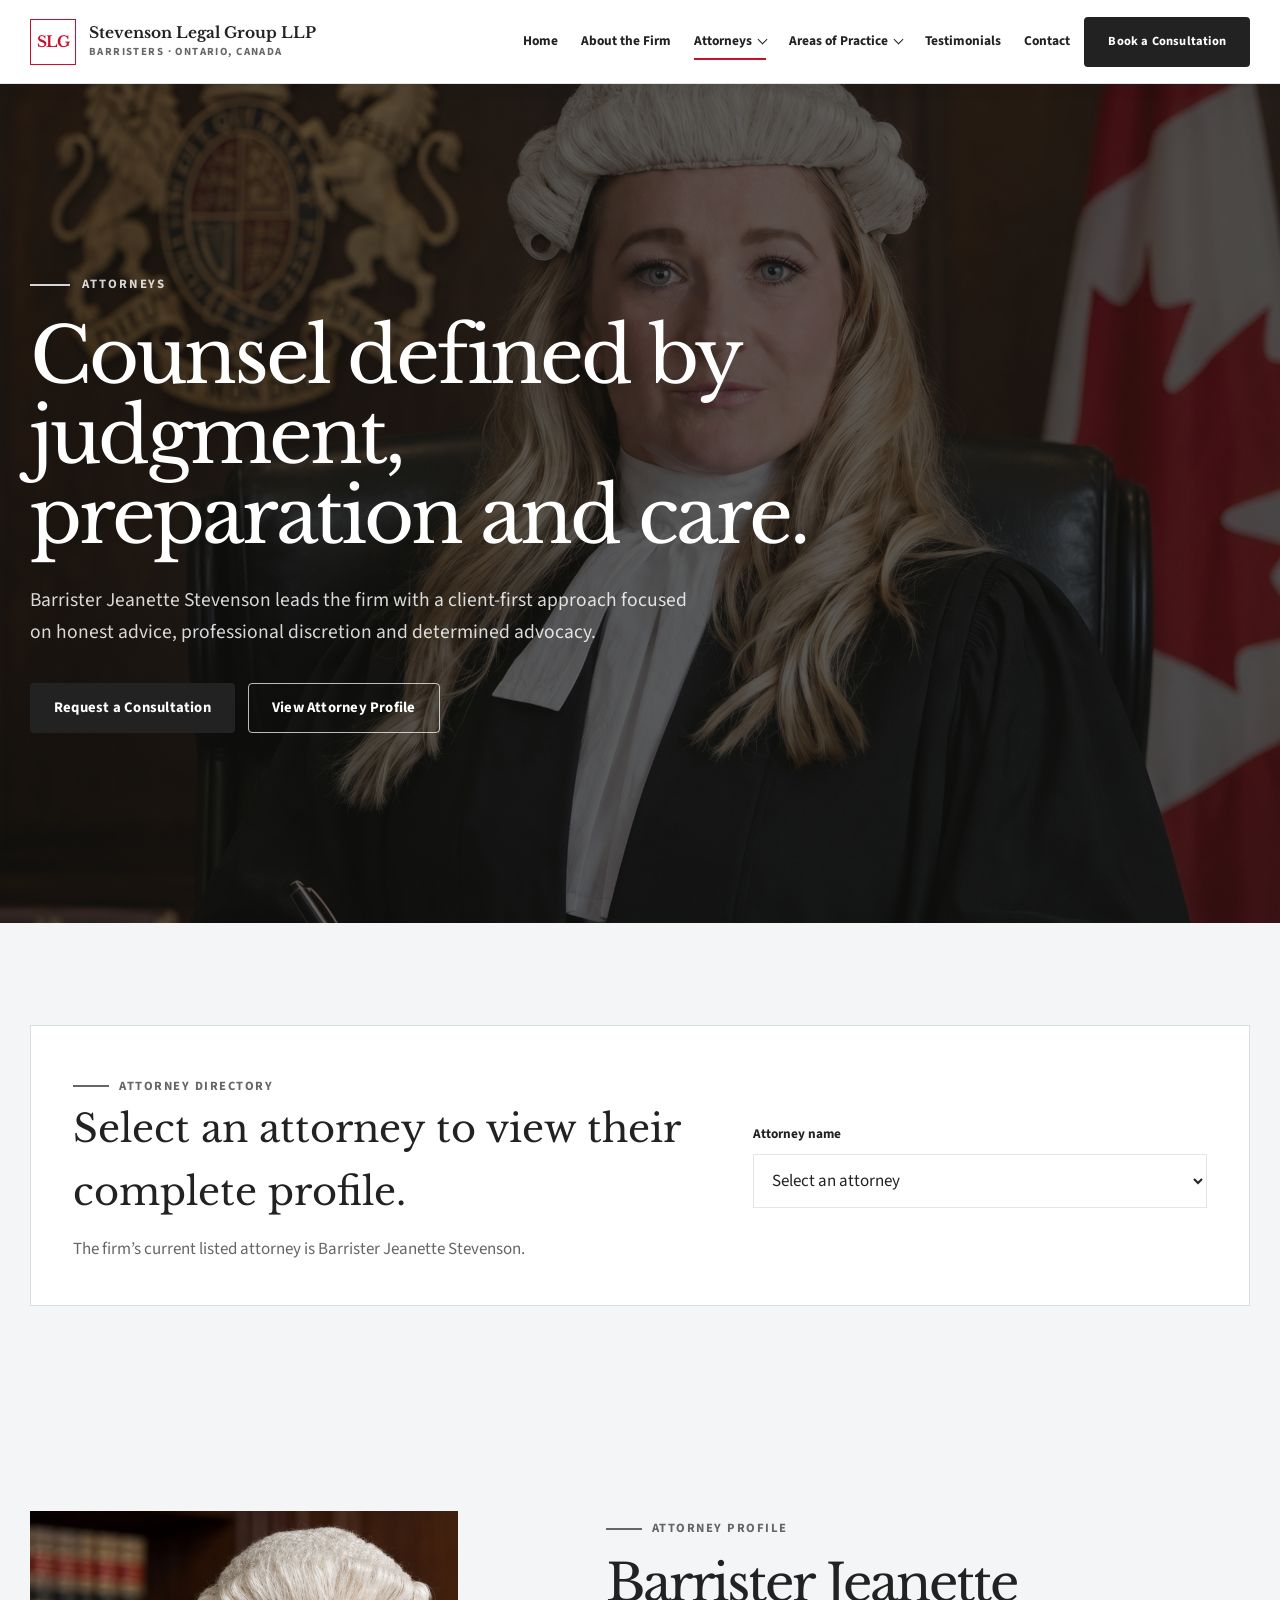
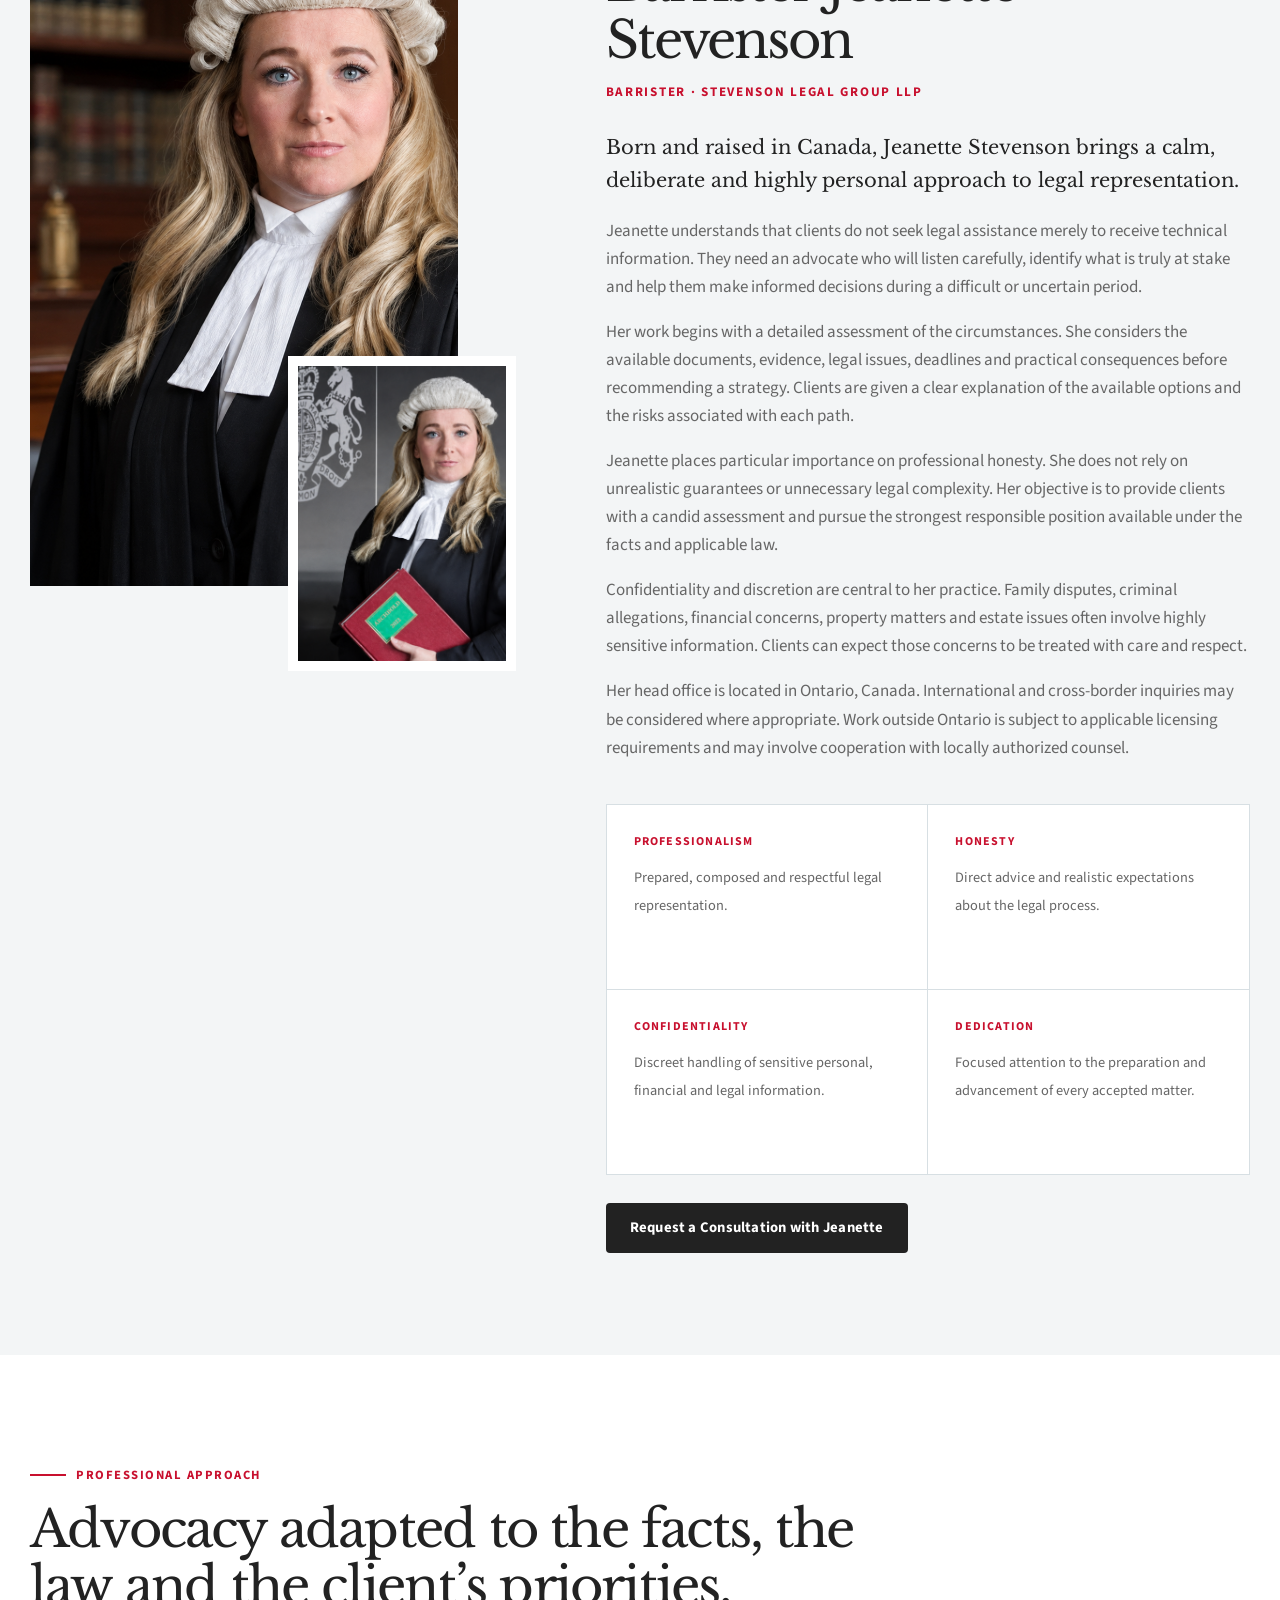
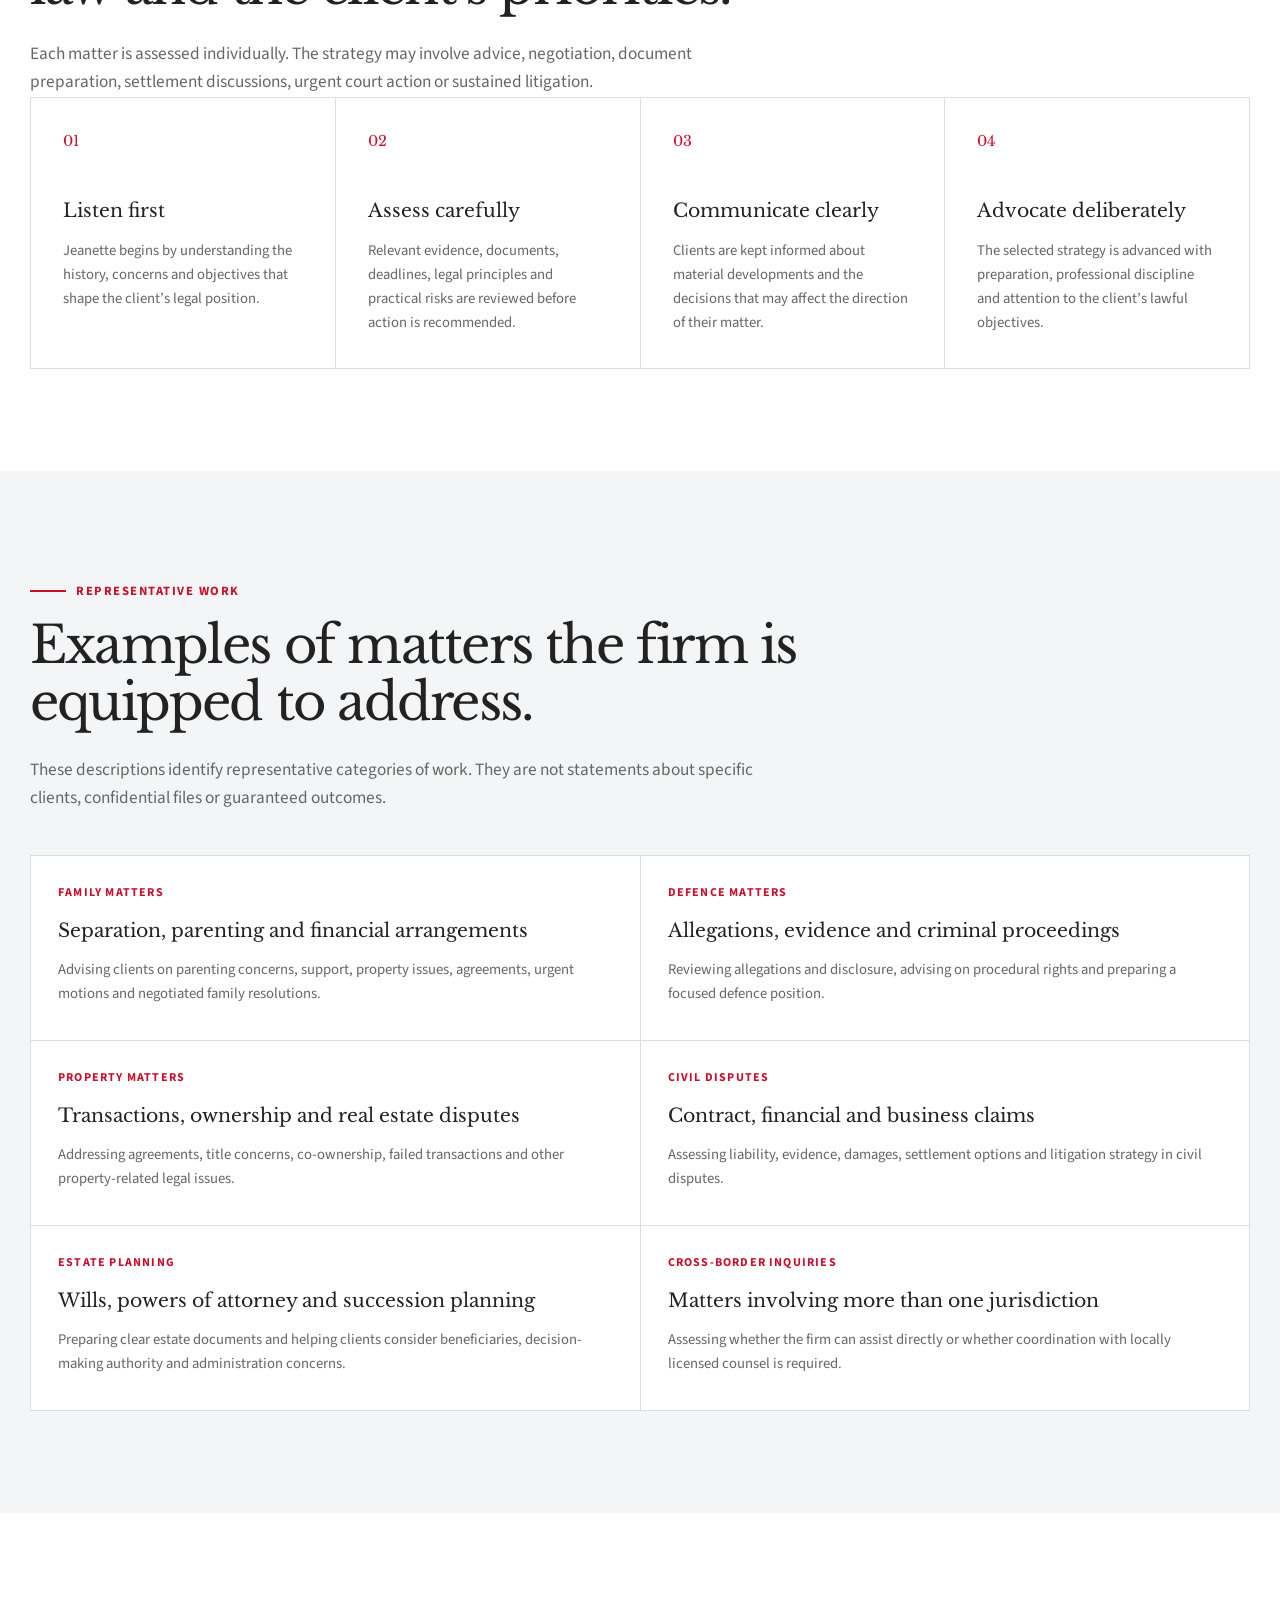
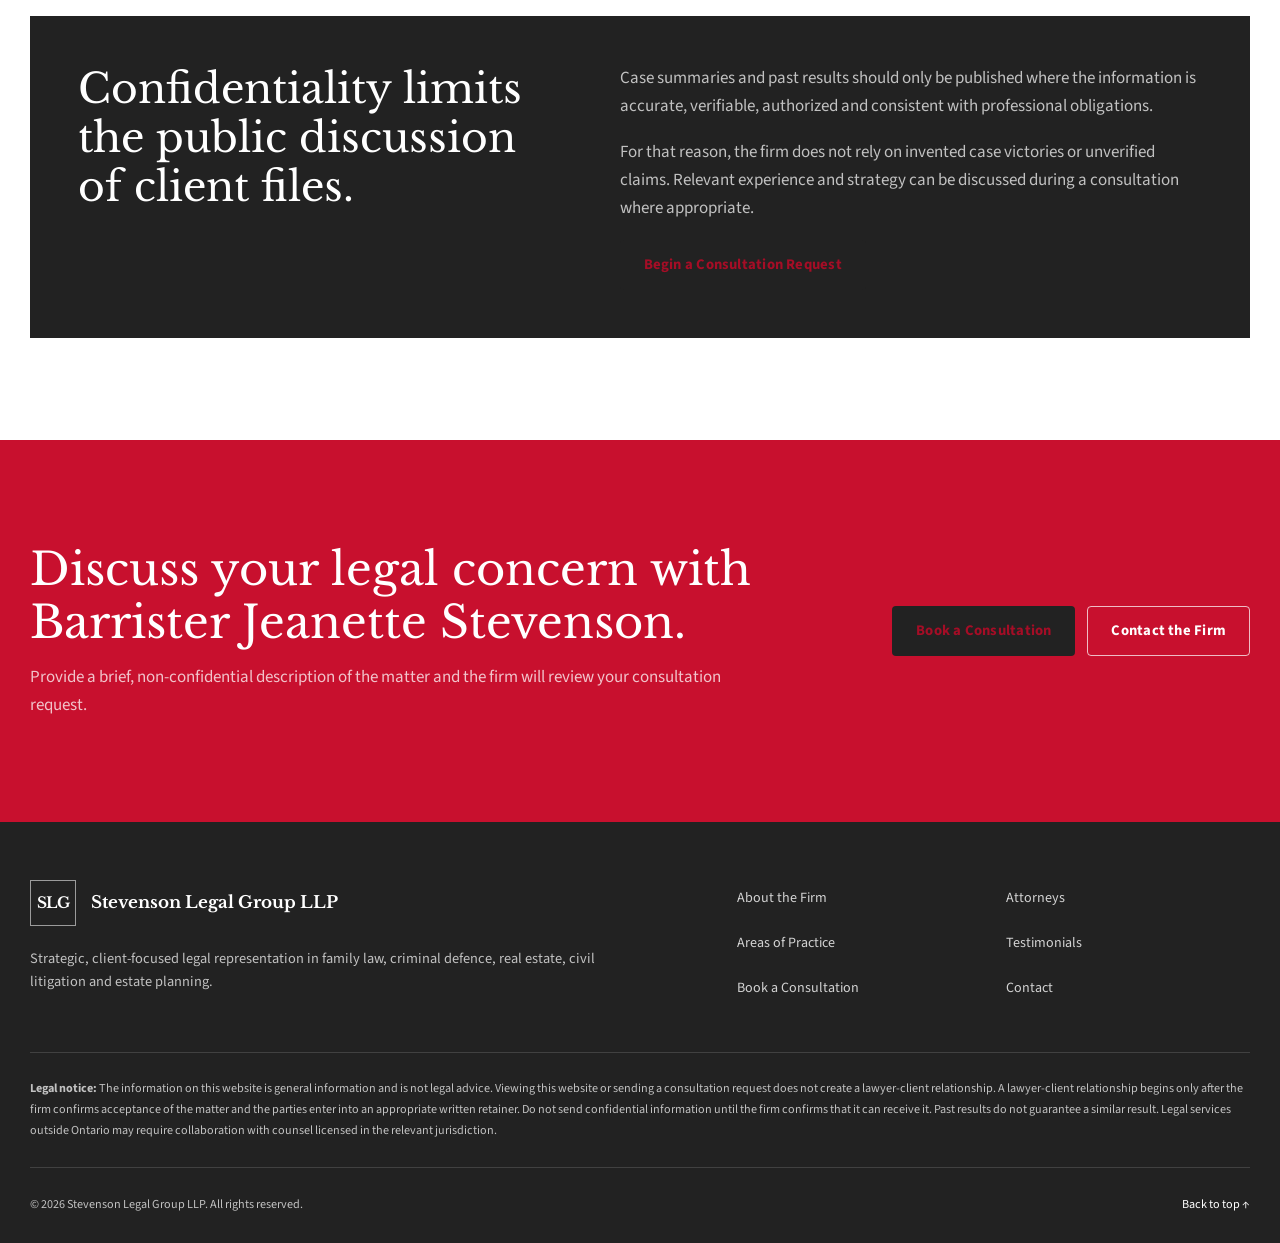
<file: attorneys.html>
<!DOCTYPE html>
<html lang="en-CA">
<head>
    <meta charset="UTF-8">

    <meta
        name="viewport"
        content="width=device-width, initial-scale=1, viewport-fit=cover"
    >

    <meta
        name="description"
        content="Learn about Barrister Jeanette Stevenson, her professional approach and her work through Stevenson Legal Group LLP."
    >

    <meta name="theme-color" content="#ffffff">

    <title>
        Attorneys | Stevenson Legal Group LLP
    </title>

    <link rel="preconnect" href="https://fonts.googleapis.com">
    <link rel="preconnect" href="https://fonts.gstatic.com" crossorigin>

    <link
        href="https://fonts.googleapis.com/css2?family=Libre+Baskerville:wght@400;700&family=Source+Sans+3:wght@400;500;600;700&display=swap"
        rel="stylesheet"
    >

    <link rel="stylesheet" href="assets/pages-final-v2.css">
    <script src="assets/pages-google-sheet-v1.js" defer></script>
</head>

<body>
    <a class="skip-link" href="#main-content">
        Skip to main content
    </a>

    <site-header active="attorneys"></site-header>

    <main id="main-content">
        <section
            class="page-hero page-hero--attorneys"
            aria-labelledby="page-title"
        >
            <div class="container page-hero__inner">
                <div class="page-hero__content">
                    <p class="page-hero__kicker">
                        Attorneys
                    </p>

                    <h1 id="page-title">
                        Counsel defined by judgment, preparation and care.
                    </h1>

                    <p class="page-hero__description">
                        Barrister Jeanette Stevenson leads the firm with a
                        client-first approach focused on honest advice,
                        professional discretion and determined advocacy.
                    </p>

                    <div class="page-hero__actions">
                        <a
                            class="button"
                            href="consultation.html"
                        >
                            Request a Consultation
                        </a>

                        <a
                            class="button button--outline"
                            href="#jeanette-stevenson"
                        >
                            View Attorney Profile
                        </a>
                    </div>
                </div>
            </div>
        </section>

        <section class="section section--paper">
            <div class="container">
                <div class="directory-panel reveal">
                    <div>
                        <p class="eyebrow">Attorney Directory</p>

                        <h2>
                            Select an attorney to view their complete profile.
                        </h2>

                        <p>
                            The firm’s current listed attorney is Barrister
                            Jeanette Stevenson.
                        </p>
                    </div>

                    <div class="directory-field">
                        <label for="attorney-directory">
                            Attorney name
                        </label>

                        <select id="attorney-directory">
                            <option value="">
                                Select an attorney
                            </option>

                            <option value="#jeanette-stevenson">
                                Barrister Jeanette Stevenson
                            </option>
                        </select>
                    </div>
                </div>
            </div>
        </section>

        <section
            class="section section--light"
            id="jeanette-stevenson"
        >
            <div class="container attorney-profile">
                <div class="attorney-portrait reveal">
                    <img
                        class="attorney-portrait__main"
                        src="assets/jeanette-library.jpg"
                        alt="Barrister Jeanette Stevenson in a law library"
                    >

                    <img
                        class="attorney-portrait__secondary"
                        src="assets/jeanette-archbold.jpg"
                        alt="Barrister Jeanette Stevenson holding a legal reference book"
                        loading="lazy"
                    >
                </div>

                <article class="attorney-copy reveal">
                    <p class="eyebrow">Attorney Profile</p>

                    <h2 class="attorney-name">
                        Barrister Jeanette Stevenson
                    </h2>

                    <span class="attorney-title">
                        Barrister · Stevenson Legal Group LLP
                    </span>

                    <p class="lead">
                        Born and raised in Canada, Jeanette Stevenson brings a
                        calm, deliberate and highly personal approach to legal
                        representation.
                    </p>

                    <p>
                        Jeanette understands that clients do not seek legal
                        assistance merely to receive technical information.
                        They need an advocate who will listen carefully,
                        identify what is truly at stake and help them make
                        informed decisions during a difficult or uncertain
                        period.
                    </p>

                    <p>
                        Her work begins with a detailed assessment of the
                        circumstances. She considers the available documents,
                        evidence, legal issues, deadlines and practical
                        consequences before recommending a strategy. Clients
                        are given a clear explanation of the available options
                        and the risks associated with each path.
                    </p>

                    <p>
                        Jeanette places particular importance on professional
                        honesty. She does not rely on unrealistic guarantees
                        or unnecessary legal complexity. Her objective is to
                        provide clients with a candid assessment and pursue
                        the strongest responsible position available under
                        the facts and applicable law.
                    </p>

                    <p>
                        Confidentiality and discretion are central to her
                        practice. Family disputes, criminal allegations,
                        financial concerns, property matters and estate issues
                        often involve highly sensitive information. Clients
                        can expect those concerns to be treated with care and
                        respect.
                    </p>

                    <p>
                        Her head office is located in Ontario, Canada.
                        International and cross-border inquiries may be
                        considered where appropriate. Work outside Ontario is
                        subject to applicable licensing requirements and may
                        involve cooperation with locally authorized counsel.
                    </p>

                    <div class="value-grid">
                        <div class="value-card">
                            <strong>Professionalism</strong>

                            <span>
                                Prepared, composed and respectful legal
                                representation.
                            </span>
                        </div>

                        <div class="value-card">
                            <strong>Honesty</strong>

                            <span>
                                Direct advice and realistic expectations about
                                the legal process.
                            </span>
                        </div>

                        <div class="value-card">
                            <strong>Confidentiality</strong>

                            <span>
                                Discreet handling of sensitive personal,
                                financial and legal information.
                            </span>
                        </div>

                        <div class="value-card">
                            <strong>Dedication</strong>

                            <span>
                                Focused attention to the preparation and
                                advancement of every accepted matter.
                            </span>
                        </div>
                    </div>

                    <a
                        class="button"
                        href="consultation.html"
                    >
                        Request a Consultation with Jeanette
                    </a>
                </article>
            </div>
        </section>

        <section class="section section--white">
            <div class="container">
                <p class="eyebrow">Professional Approach</p>

                <h2 class="section-title">
                    Advocacy adapted to the facts, the law and the client’s
                    priorities.
                </h2>

                <p class="section-intro">
                    Each matter is assessed individually. The strategy may
                    involve advice, negotiation, document preparation,
                    settlement discussions, urgent court action or sustained
                    litigation.
                </p>

                <div class="feature-grid">
                    <article class="feature-card reveal">
                        <span class="feature-card__number">01</span>

                        <h3>Listen first</h3>

                        <p>
                            Jeanette begins by understanding the history,
                            concerns and objectives that shape the client’s
                            legal position.
                        </p>
                    </article>

                    <article class="feature-card reveal">
                        <span class="feature-card__number">02</span>

                        <h3>Assess carefully</h3>

                        <p>
                            Relevant evidence, documents, deadlines, legal
                            principles and practical risks are reviewed before
                            action is recommended.
                        </p>
                    </article>

                    <article class="feature-card reveal">
                        <span class="feature-card__number">03</span>

                        <h3>Communicate clearly</h3>

                        <p>
                            Clients are kept informed about material
                            developments and the decisions that may affect the
                            direction of their matter.
                        </p>
                    </article>

                    <article class="feature-card reveal">
                        <span class="feature-card__number">04</span>

                        <h3>Advocate deliberately</h3>

                        <p>
                            The selected strategy is advanced with preparation,
                            professional discipline and attention to the
                            client’s lawful objectives.
                        </p>
                    </article>
                </div>
            </div>
        </section>

        <section class="section section--paper">
            <div class="container">
                <p class="eyebrow">Representative Work</p>

                <h2 class="section-title">
                    Examples of matters the firm is equipped to address.
                </h2>

                <p class="section-intro">
                    These descriptions identify representative categories of
                    work. They are not statements about specific clients,
                    confidential files or guaranteed outcomes.
                </p>

                <div class="matter-grid">
                    <article class="matter-card reveal">
                        <span>Family Matters</span>

                        <h3>
                            Separation, parenting and financial arrangements
                        </h3>

                        <p>
                            Advising clients on parenting concerns, support,
                            property issues, agreements, urgent motions and
                            negotiated family resolutions.
                        </p>
                    </article>

                    <article class="matter-card reveal">
                        <span>Defence Matters</span>

                        <h3>
                            Allegations, evidence and criminal proceedings
                        </h3>

                        <p>
                            Reviewing allegations and disclosure, advising on
                            procedural rights and preparing a focused defence
                            position.
                        </p>
                    </article>

                    <article class="matter-card reveal">
                        <span>Property Matters</span>

                        <h3>
                            Transactions, ownership and real estate disputes
                        </h3>

                        <p>
                            Addressing agreements, title concerns,
                            co-ownership, failed transactions and other
                            property-related legal issues.
                        </p>
                    </article>

                    <article class="matter-card reveal">
                        <span>Civil Disputes</span>

                        <h3>
                            Contract, financial and business claims
                        </h3>

                        <p>
                            Assessing liability, evidence, damages, settlement
                            options and litigation strategy in civil disputes.
                        </p>
                    </article>

                    <article class="matter-card reveal">
                        <span>Estate Planning</span>

                        <h3>
                            Wills, powers of attorney and succession planning
                        </h3>

                        <p>
                            Preparing clear estate documents and helping
                            clients consider beneficiaries, decision-making
                            authority and administration concerns.
                        </p>
                    </article>

                    <article class="matter-card reveal">
                        <span>Cross-Border Inquiries</span>

                        <h3>
                            Matters involving more than one jurisdiction
                        </h3>

                        <p>
                            Assessing whether the firm can assist directly or
                            whether coordination with locally licensed counsel
                            is required.
                        </p>
                    </article>
                </div>
            </div>
        </section>

        <section class="section section--white">
            <div class="container">
                <div class="professional-note reveal">
                    <h2>
                        Confidentiality limits the public discussion of client
                        files.
                    </h2>

                    <div>
                        <p>
                            Case summaries and past results should only be
                            published where the information is accurate,
                            verifiable, authorized and consistent with
                            professional obligations.
                        </p>

                        <p>
                            For that reason, the firm does not rely on
                            invented case victories or unverified claims.
                            Relevant experience and strategy can be discussed
                            during a consultation where appropriate.
                        </p>

                        <a
                            class="button button--light"
                            href="consultation.html"
                        >
                            Begin a Consultation Request
                        </a>
                    </div>
                </div>
            </div>
        </section>

        <section class="section page-cta">
            <div class="container page-cta__layout">
                <div>
                    <h2>
                        Discuss your legal concern with Barrister Jeanette
                        Stevenson.
                    </h2>

                    <p>
                        Provide a brief, non-confidential description of the
                        matter and the firm will review your consultation
                        request.
                    </p>
                </div>

                <div class="page-cta__actions">
                    <a
                        class="button button--light"
                        href="consultation.html"
                    >
                        Book a Consultation
                    </a>

                    <a
                        class="button button--outline"
                        href="contact.html"
                    >
                        Contact the Firm
                    </a>
                </div>
            </div>
        </section>
    </main>

    <site-footer></site-footer>
</body>
</html>
</file>
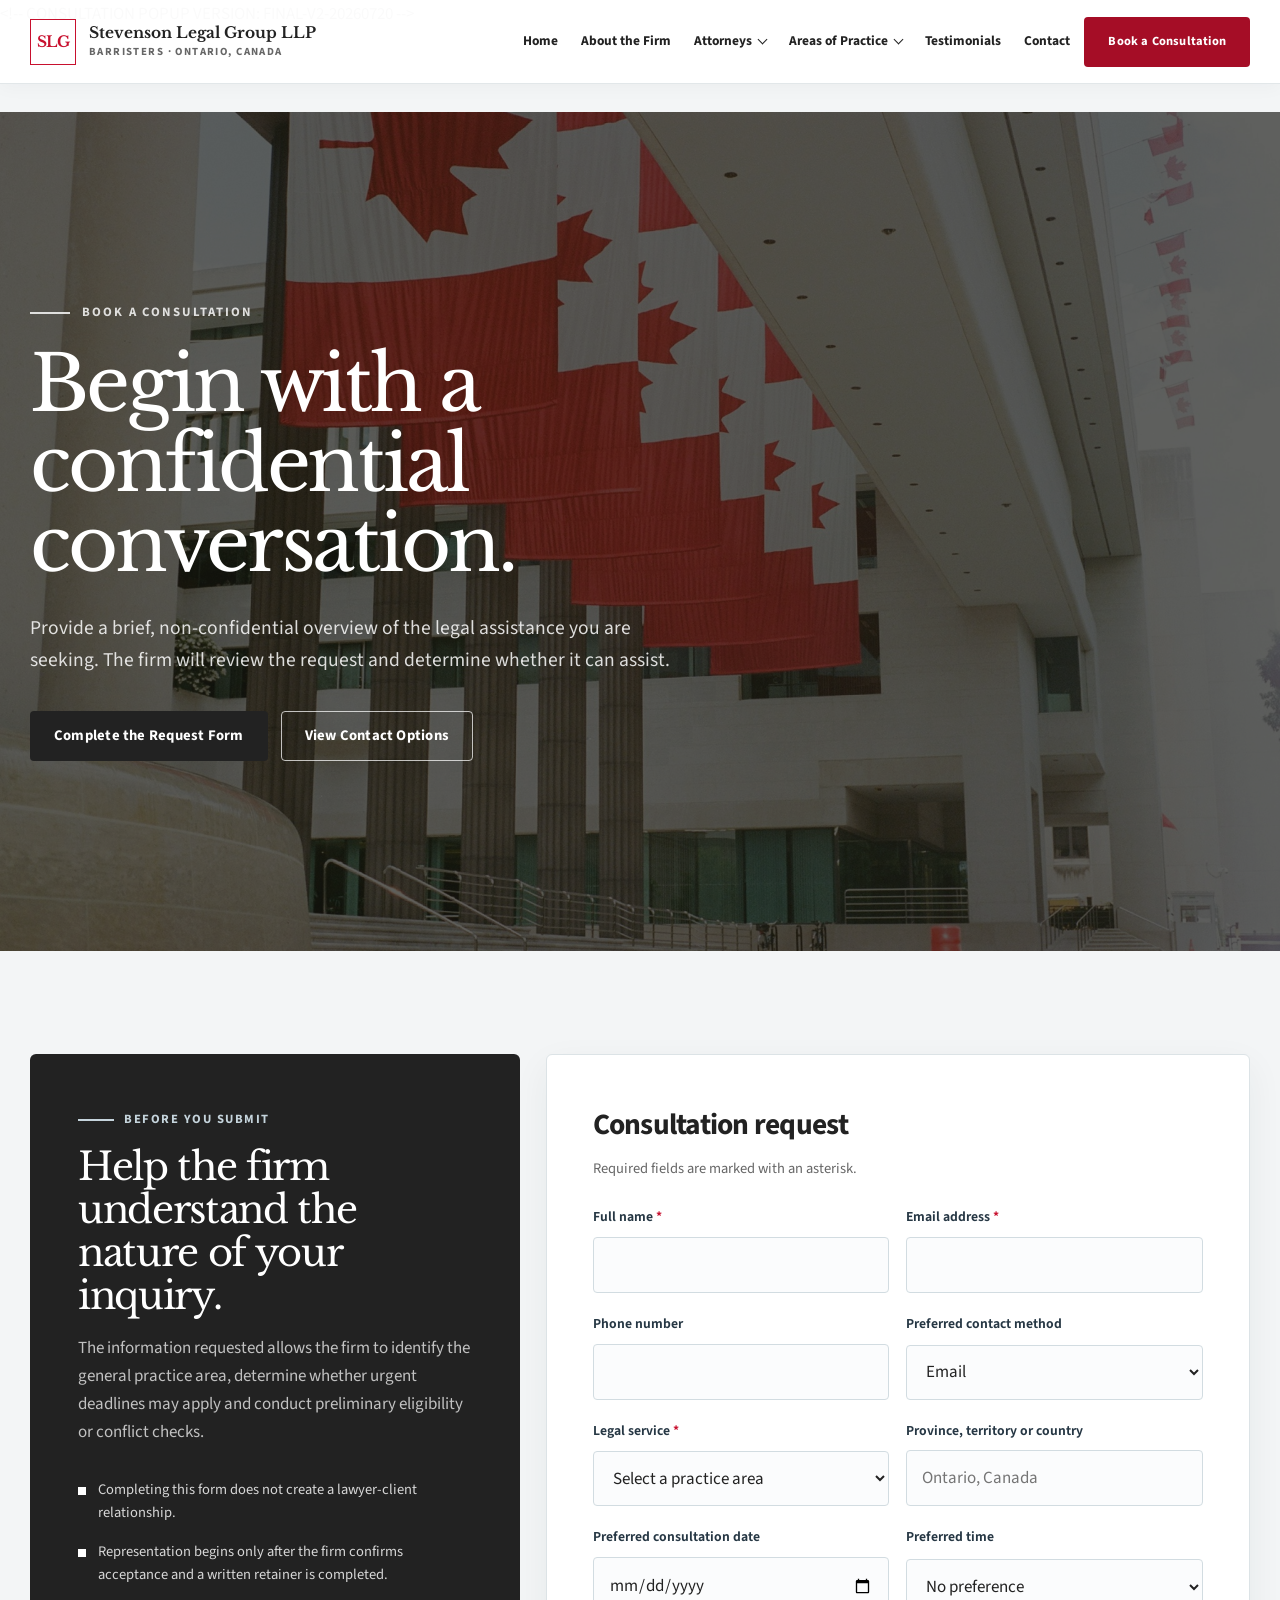
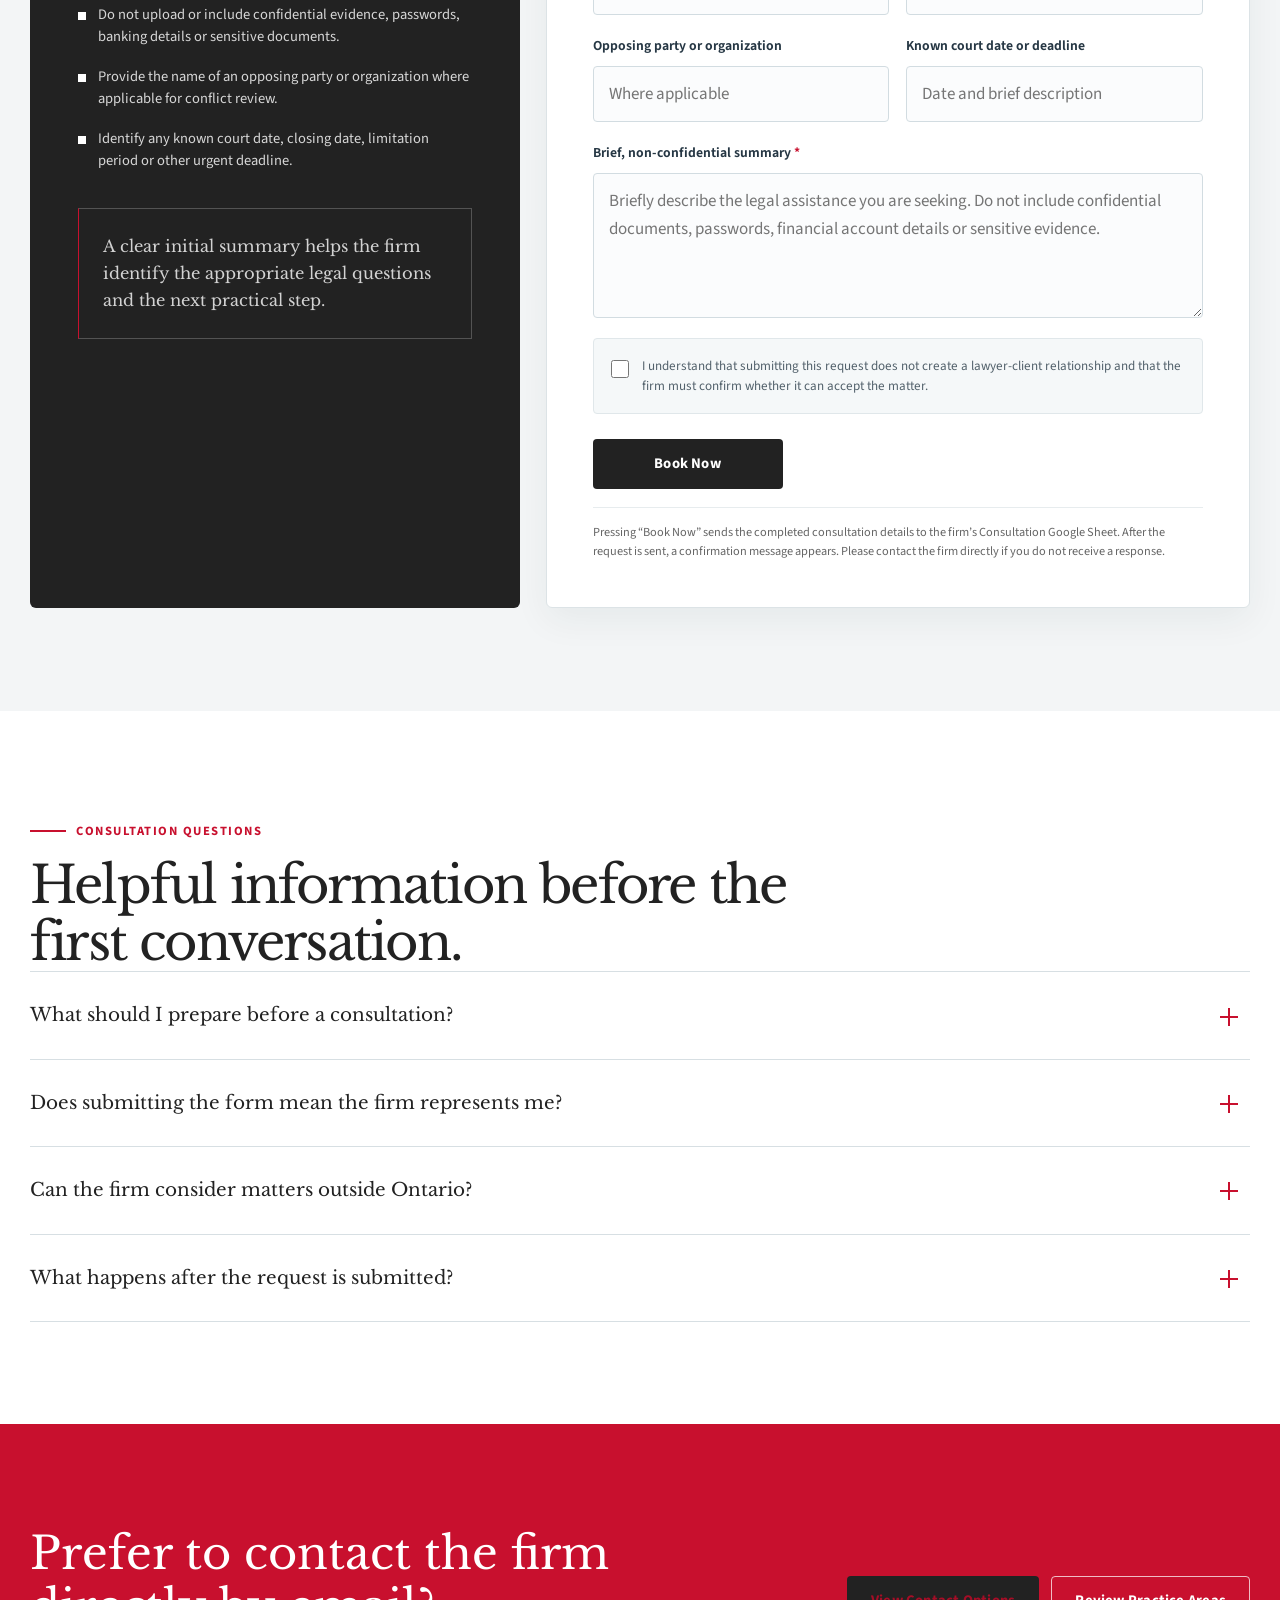
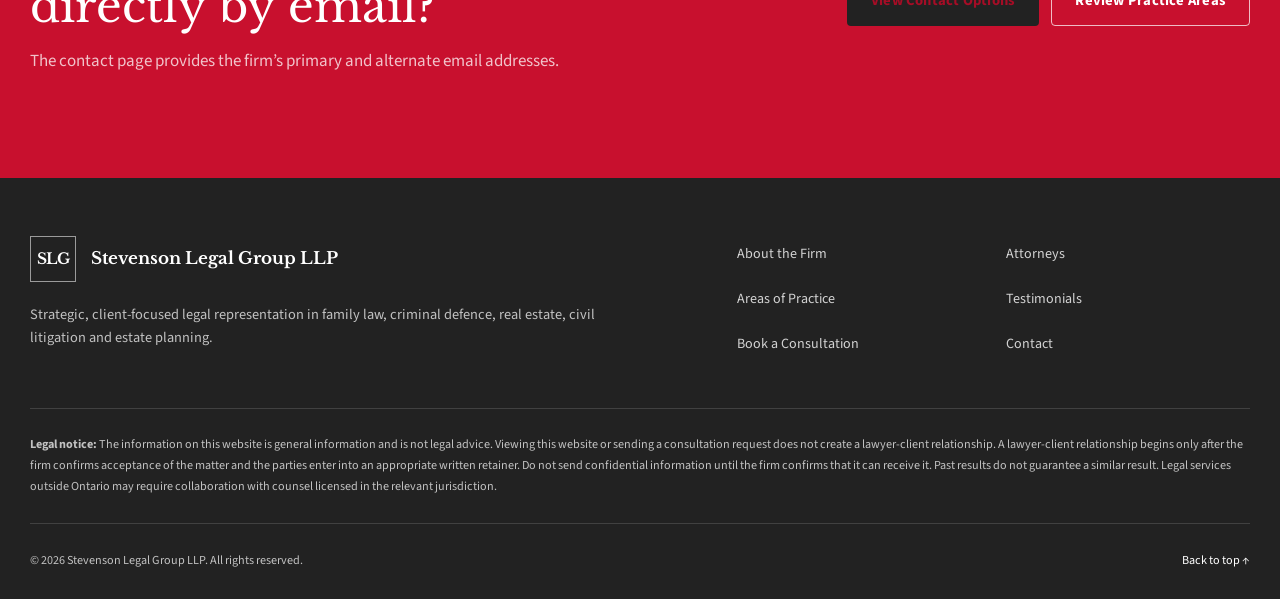
<file: consultation.html>
<!DOCTYPE html>

<html lang="en-CA">
<head>
<meta charset="utf-8"/>
<meta content="width=device-width, initial-scale=1, viewport-fit=cover" name="viewport"/>
<meta content="Request a legal consultation with Stevenson Legal Group LLP in Ontario, Canada." name="description"/>
<meta content="#ffffff" name="theme-color"/>
<title>
        Book a Consultation | Stevenson Legal Group LLP
    </title>
<link href="https://fonts.googleapis.com" rel="preconnect"/>
<link crossorigin="" href="https://fonts.gstatic.com" rel="preconnect"/>
<link href="https://fonts.googleapis.com/css2?family=Libre+Baskerville:wght@400;700&amp;family=Source+Sans+3:wght@400;500;600;700&amp;display=swap" rel="stylesheet"/>
<link href="assets/pages-final-v2.css" rel="stylesheet"/>
<script defer="" src="assets/pages-google-sheet-v1.js"></script>

&lt;!-- CONSULTATION POPUP VERSION: FINAL-V2-20260720 --&gt;</head>
<body>
<a class="skip-link" href="#main-content">
        Skip to main content
    </a>
<site-header active="consultation"></site-header>
<main id="main-content">
<section aria-labelledby="page-title" class="page-hero page-hero--consultation">
<div class="container page-hero__inner">
<div class="page-hero__content">
<p class="page-hero__kicker">
                        Book a Consultation
                    </p>
<h1 id="page-title">
                        Begin with a confidential conversation.
                    </h1>
<p class="page-hero__description">
                        Provide a brief, non-confidential overview of the legal
                        assistance you are seeking. The firm will review the
                        request and determine whether it can assist.
                    </p>
<div class="page-hero__actions">
<a class="button" href="#consultation-form-section">
                            Complete the Request Form
                        </a>
<a class="button button--outline" href="contact.html">
                            View Contact Options
                        </a>
</div>
</div>
</div>
</section>
<section class="section section--light" id="consultation-form-section">
<div class="container consultation-layout">
<aside class="consultation-information reveal">
<p class="eyebrow">
                        Before You Submit
                    </p>
<h2 class="section-title">
                        Help the firm understand the nature of your inquiry.
                    </h2>
<p>
                        The information requested allows the firm to identify
                        the general practice area, determine whether urgent
                        deadlines may apply and conduct preliminary
                        eligibility or conflict checks.
                    </p>
<ul class="consultation-list">
<li>
                            Completing this form does not create a
                            lawyer-client relationship.
                        </li>
<li>
                            Representation begins only after the firm confirms
                            acceptance and a written retainer is completed.
                        </li>
<li>
                            Do not upload or include confidential evidence,
                            passwords, banking details or sensitive documents.
                        </li>
<li>
                            Provide the name of an opposing party or
                            organization where applicable for conflict review.
                        </li>
<li>
                            Identify any known court date, closing date,
                            limitation period or other urgent deadline.
                        </li>
</ul>
<div class="quote-panel">
<blockquote>
                            A clear initial summary helps the firm identify
                            the appropriate legal questions and the next
                            practical step.
                        </blockquote>
</div>
</aside>
<div class="form-panel reveal">
<h2>
                        Consultation request
                    </h2>
<p class="form-intro">
                        Required fields are marked with an asterisk.
                    </p>
<form id="consultation-form" novalidate="">
<div class="form-grid">
<div class="form-field">
<label for="full-name">
                                    Full name
                                    <span class="required">*</span>
</label>
<input autocomplete="name" id="full-name" name="fullName" required="" type="text"/>
</div>
<div class="form-field">
<label for="email">
                                    Email address
                                    <span class="required">*</span>
</label>
<input autocomplete="email" id="email" name="email" required="" type="email"/>
</div>
<div class="form-field">
<label for="phone">Phone number</label>
<input autocomplete="tel" id="phone" name="phone" type="tel"/>
</div>
<div class="form-field">
<label for="contact-method">
                                    Preferred contact method
                                </label>
<select id="contact-method" name="contactMethod">
<option value="Email">
                                        Email
                                    </option>
<option value="Telephone">
                                        Telephone
                                    </option>
</select>
</div>
<div class="form-field">
<label for="service">
                                    Legal service
                                    <span class="required">*</span>
</label>
<select id="service" name="service" required="">
<option value="">
                                        Select a practice area
                                    </option>
<option value="Family &amp; Marriage Law">
                                        Family &amp; Marriage Law
                                    </option>
<option value="Criminal Defence">
                                        Criminal Defence
                                    </option>
<option value="Real Estate &amp; Property Law">
                                        Real Estate &amp; Property Law
                                    </option>
<option value="Civil Litigation">
                                        Civil Litigation
                                    </option>
<option value="Estate Planning">
                                        Estate Planning
                                    </option>
</select>
</div>
<div class="form-field">
<label for="location">
                                    Province, territory or country
                                </label>
<input autocomplete="country-name" id="location" name="location" placeholder="Ontario, Canada" type="text"/>
</div>
<div class="form-field">
<label for="preferred-date">
                                    Preferred consultation date
                                </label>
<input id="preferred-date" name="preferredDate" type="date"/>
</div>
<div class="form-field">
<label for="preferred-time">
                                    Preferred time
                                </label>
<select id="preferred-time" name="preferredTime">
<option value="No preference">
                                        No preference
                                    </option>
<option value="Morning">
                                        Morning
                                    </option>
<option value="Afternoon">
                                        Afternoon
                                    </option>
<option value="Evening">
                                        Evening
                                    </option>
</select>
</div>
<div class="form-field">
<label for="opposing-party">
                                    Opposing party or organization
                                </label>
<input id="opposing-party" name="opposingParty" placeholder="Where applicable" type="text"/>
</div>
<div class="form-field">
<label for="deadline">
                                    Known court date or deadline
                                </label>
<input id="deadline" name="deadline" placeholder="Date and brief description" type="text"/>
</div>
<div class="form-field form-field--full">
<label for="summary">
                                    Brief, non-confidential summary
                                    <span class="required">*</span>
</label>
<textarea id="summary" maxlength="1800" name="summary" placeholder="Briefly describe the legal assistance you are seeking. Do not include confidential documents, passwords, financial account details or sensitive evidence." required=""></textarea>
</div>
<div class="checkbox-field form-field--full">
<input id="consent" name="consent" required="" type="checkbox"/>
<label for="consent">
                                    I understand that submitting this request
                                    does not create a lawyer-client
                                    relationship and that the firm must confirm
                                    whether it can accept the matter.
                                </label>
</div>
</div>
<div class="form-actions">
<button class="button" type="submit">
                                Book Now
                            </button>

</div>
<p class="form-privacy">Pressing “Book Now” sends the completed consultation details to the firm’s Consultation Google Sheet. After the request is sent, a confirmation message appears. Please contact the firm directly if you do not receive a response.</p>
</form>
</div>
</div>
</section>
<section class="section section--white">
<div class="container">
<p class="eyebrow">
                    Consultation Questions
                </p>
<h2 class="section-title">
                    Helpful information before the first conversation.
                </h2>
<div class="faq-list">
<details class="faq-item reveal">
<summary>
                            What should I prepare before a consultation?
                        </summary>
<p>
                            Prepare a short timeline of important events,
                            identify any urgent dates and gather the names of
                            the people or organizations involved. Do not send
                            confidential documents until the firm confirms
                            that it can receive them.
                        </p>
</details>
<details class="faq-item reveal">
<summary>
                            Does submitting the form mean the firm represents
                            me?
                        </summary>
<p>
                            No. A lawyer-client relationship is created only
                            after the firm completes the necessary review,
                            agrees to accept the matter and confirms the
                            relationship through an appropriate written
                            retainer.
                        </p>
</details>
<details class="faq-item reveal">
<summary>
                            Can the firm consider matters outside Ontario?
                        </summary>
<p>
                            Cross-border and international inquiries may be
                            considered. The ability to provide legal services
                            depends on the jurisdiction, the nature of the
                            matter and applicable licensing requirements.
                            Locally authorized counsel may be required.
                        </p>
</details>
<details class="faq-item reveal">
<summary>
                            What happens after the request is submitted?
                        </summary>
<p>
                            A confirmation pop-up appears and the completed fields are cleared so the form is ready for a new request.
                        </p>
</details>
</div>
</div>
</section>
<section class="section page-cta">
<div class="container page-cta__layout">
<div>
<h2>Prefer to contact the firm directly by email?</h2>
<p>The contact page provides the firm’s primary and alternate email addresses.</p>
</div>
<div class="page-cta__actions">
<a class="button button--light" href="contact.html">
                        View Contact Options
                    </a>
<a class="button button--outline" href="practice-areas.html">
                        Review Practice Areas
                    </a>
</div>
</div>
</section>
</main>
<site-footer></site-footer>
</body>
</html>
</file>
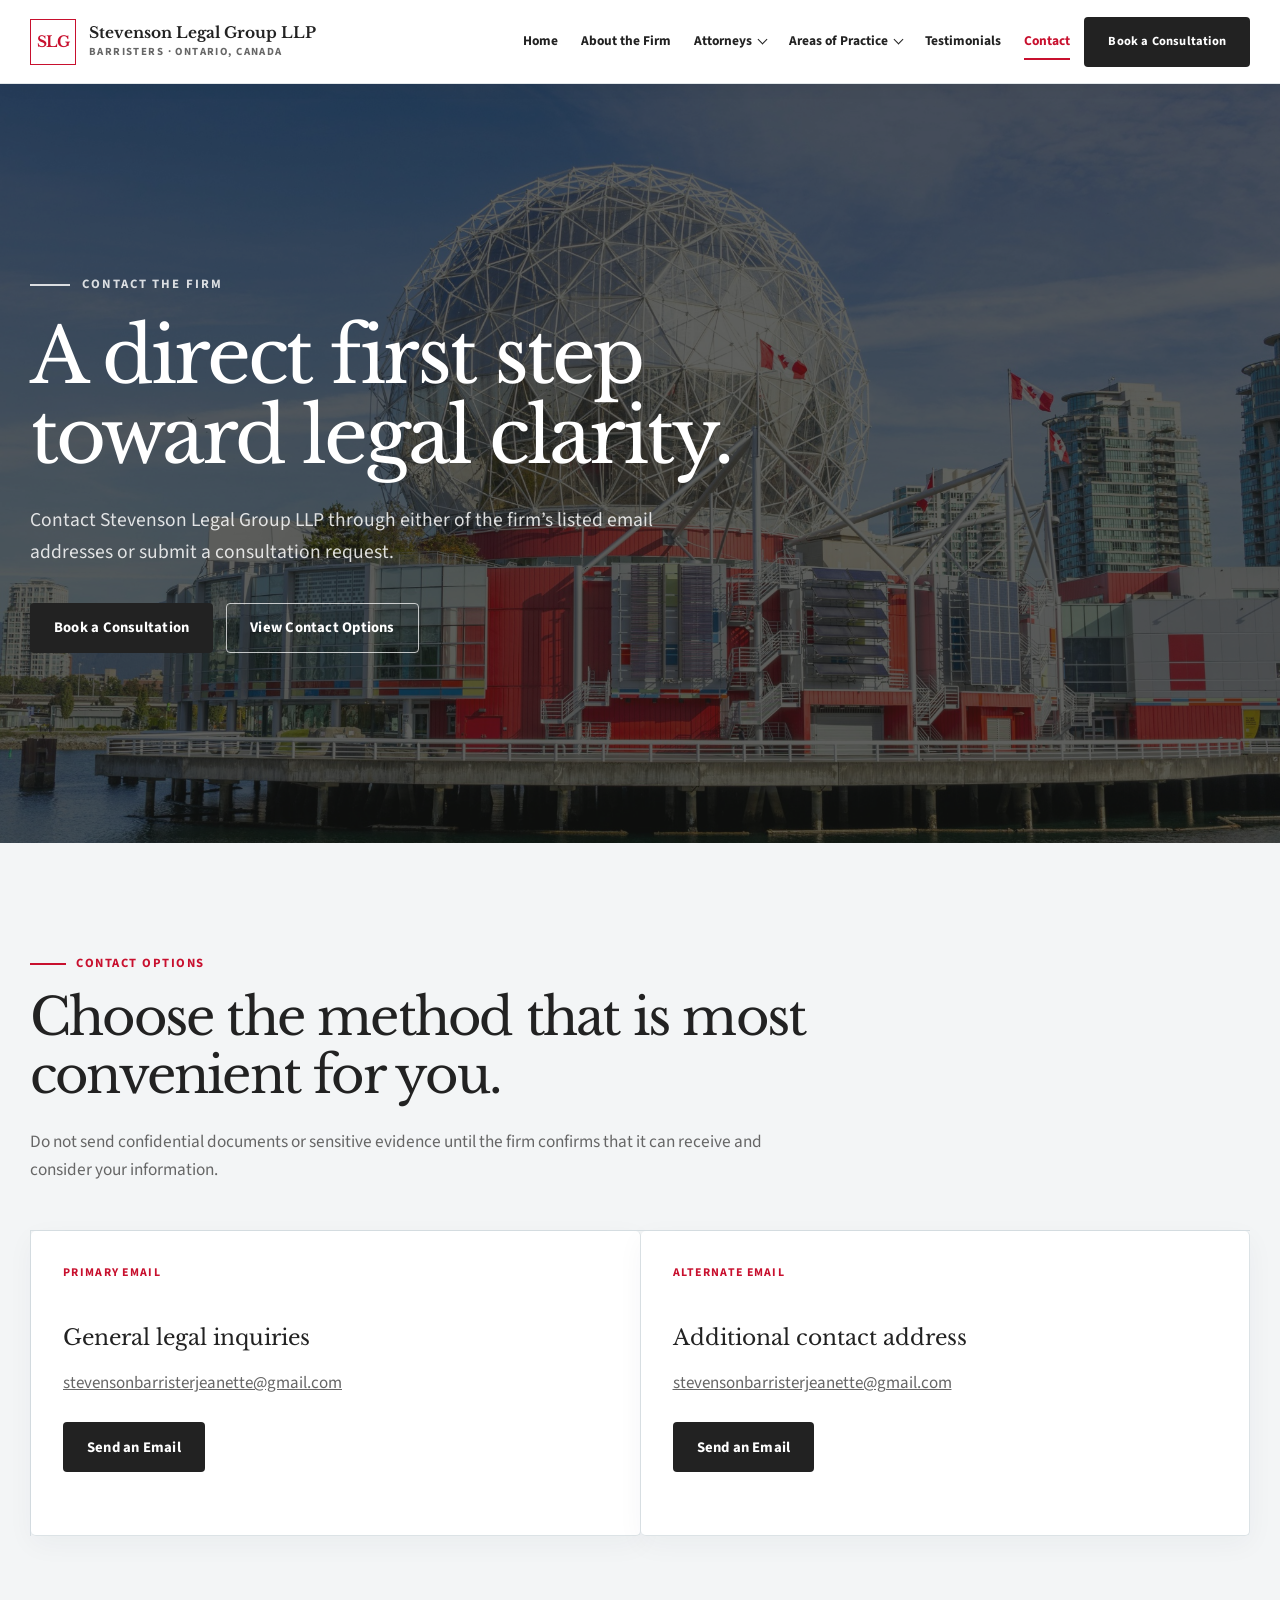
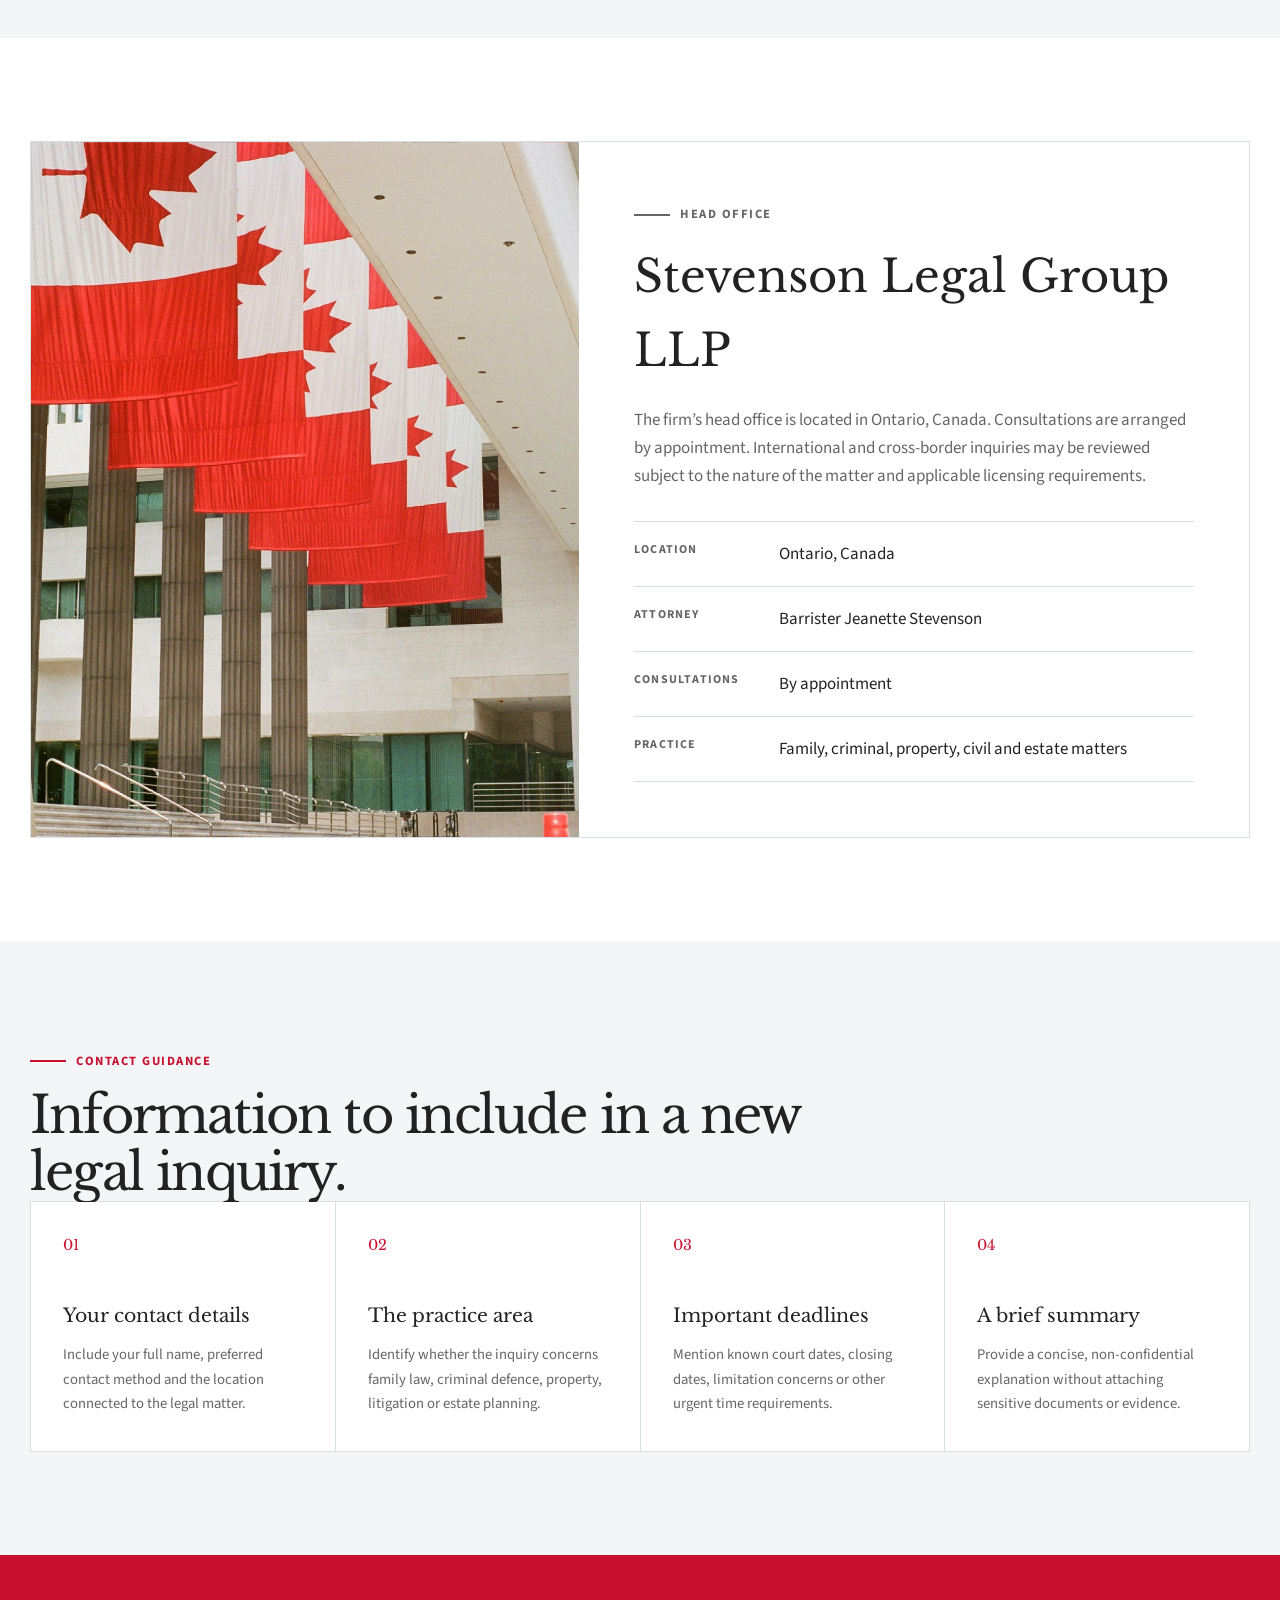
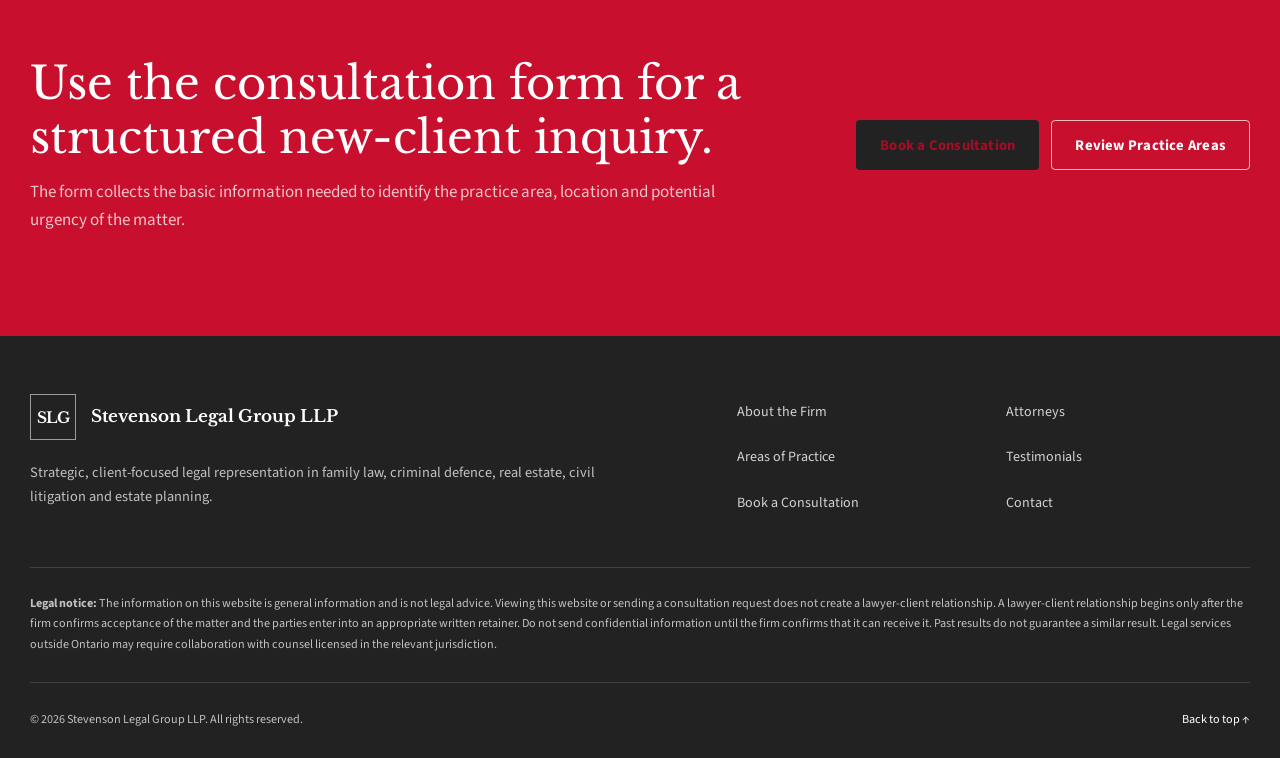
<file: contact.html>
<!DOCTYPE html>

<html lang="en-CA">
<head>
<meta charset="utf-8"/>
<meta content="width=device-width, initial-scale=1, viewport-fit=cover" name="viewport"/>
<meta content="Contact Stevenson Legal Group LLP by email and request a legal consultation." name="description"/>
<meta content="#ffffff" name="theme-color"/>
<title>
        Contact | Stevenson Legal Group LLP
    </title>
<link href="https://fonts.googleapis.com" rel="preconnect"/>
<link crossorigin="" href="https://fonts.gstatic.com" rel="preconnect"/>
<link href="https://fonts.googleapis.com/css2?family=Libre+Baskerville:wght@400;700&amp;family=Source+Sans+3:wght@400;500;600;700&amp;display=swap" rel="stylesheet"/>
<link href="assets/pages-final-v2.css" rel="stylesheet"/>
<script defer="" src="assets/pages-google-sheet-v1.js"></script>
</head>
<body>
<a class="skip-link" href="#main-content">
        Skip to main content
    </a>
<site-header active="contact"></site-header>
<main id="main-content">
<section aria-labelledby="page-title" class="page-hero page-hero--contact">
<div class="container page-hero__inner">
<div class="page-hero__content">
<p class="page-hero__kicker">
                        Contact the Firm
                    </p>
<h1 id="page-title">
                        A direct first step toward legal clarity.
                    </h1>
<p class="page-hero__description">Contact Stevenson Legal Group LLP through either of the firm’s listed email addresses or submit a consultation request.</p>
<div class="page-hero__actions">
<a class="button" href="consultation.html">
                            Book a Consultation
                        </a>
<a class="button button--outline" href="#contact-options">
                            View Contact Options
                        </a>
</div>
</div>
</div>
</section>
<section class="section section--light" id="contact-options">
<div class="container">
<p class="eyebrow">
                    Contact Options
                </p>
<h2 class="section-title">
                    Choose the method that is most convenient for you.
                </h2>
<p class="section-intro">
                    Do not send confidential documents or sensitive evidence
                    until the firm confirms that it can receive and consider
                    your information.
                </p>
<div class="contact-grid">


<article class="contact-card reveal">
<span class="contact-card__label">
                            Primary Email
                        </span>
<h2>
                            General legal inquiries
                        </h2>
<p>
<a href="mailto:stevensonbarristerjeanette@gmail.com">
                                stevensonbarristerjeanette@gmail.com
                            </a>
</p>
<a class="button" href="mailto:stevensonbarristerjeanette@gmail.com">
                            Send an Email
                        </a>
</article>
<article class="contact-card reveal">
<span class="contact-card__label">
                            Alternate Email
                        </span>
<h2>
                            Additional contact address
                        </h2>
<p>
<a href="mailto:stevensonbarristerjeanette@gmail.com">
                                stevensonbarristerjeanette@gmail.com
                            </a>
</p>
<a class="button" href="mailto:stevensonbarristerjeanette@gmail.com">
                            Send an Email
                        </a>
</article>
</div>
</div>
</section>
<section class="section section--white">
<div class="container">
<div class="office-panel reveal">
<div aria-label="Marble staircase in a courthouse building" class="office-panel__image" role="img"></div>
<div class="office-panel__content">
<p class="eyebrow">
                            Head Office
                        </p>
<h2>
                            Stevenson Legal Group LLP
                        </h2>
<p>
                            The firm’s head office is located in Ontario,
                            Canada. Consultations are arranged by appointment.
                            International and cross-border inquiries may be
                            reviewed subject to the nature of the matter and
                            applicable licensing requirements.
                        </p>
<div class="contact-details">
<div class="contact-detail">
<span>Location</span>
<span>Ontario, Canada</span>
</div>
<div class="contact-detail">
<span>Attorney</span>
<span>
                                    Barrister Jeanette Stevenson
                                </span>
</div>
<div class="contact-detail">
<span>Consultations</span>
<span>By appointment</span>
</div>
<div class="contact-detail">
<span>Practice</span>
<span>
                                    Family, criminal, property, civil and
                                    estate matters
                                </span>
</div>
</div>
</div>
</div>
</div>
</section>
<section class="section section--light">
<div class="container">
<p class="eyebrow">
                    Contact Guidance
                </p>
<h2 class="section-title">
                    Information to include in a new legal inquiry.
                </h2>
<div class="feature-grid">
<article class="feature-card reveal">
<span class="feature-card__number">01</span>
<h3>Your contact details</h3>
<p>
                            Include your full name, preferred contact method
                            and the location connected to the legal matter.
                        </p>
</article>
<article class="feature-card reveal">
<span class="feature-card__number">02</span>
<h3>The practice area</h3>
<p>
                            Identify whether the inquiry concerns family law,
                            criminal defence, property, litigation or estate
                            planning.
                        </p>
</article>
<article class="feature-card reveal">
<span class="feature-card__number">03</span>
<h3>Important deadlines</h3>
<p>
                            Mention known court dates, closing dates,
                            limitation concerns or other urgent time
                            requirements.
                        </p>
</article>
<article class="feature-card reveal">
<span class="feature-card__number">04</span>
<h3>A brief summary</h3>
<p>
                            Provide a concise, non-confidential explanation
                            without attaching sensitive documents or evidence.
                        </p>
</article>
</div>
</div>
</section>
<section class="section page-cta">
<div class="container page-cta__layout">
<div>
<h2>
                        Use the consultation form for a structured new-client
                        inquiry.
                    </h2>
<p>
                        The form collects the basic information needed to
                        identify the practice area, location and potential
                        urgency of the matter.
                    </p>
</div>
<div class="page-cta__actions">
<a class="button button--light" href="consultation.html">
                        Book a Consultation
                    </a>
<a class="button button--outline" href="practice-areas.html">
                        Review Practice Areas
                    </a>
</div>
</div>
</section>
</main>
<site-footer></site-footer>
<div aria-atomic="true" aria-live="polite" class="toast" id="toast" role="status"></div>
</body>
</html>
</file>
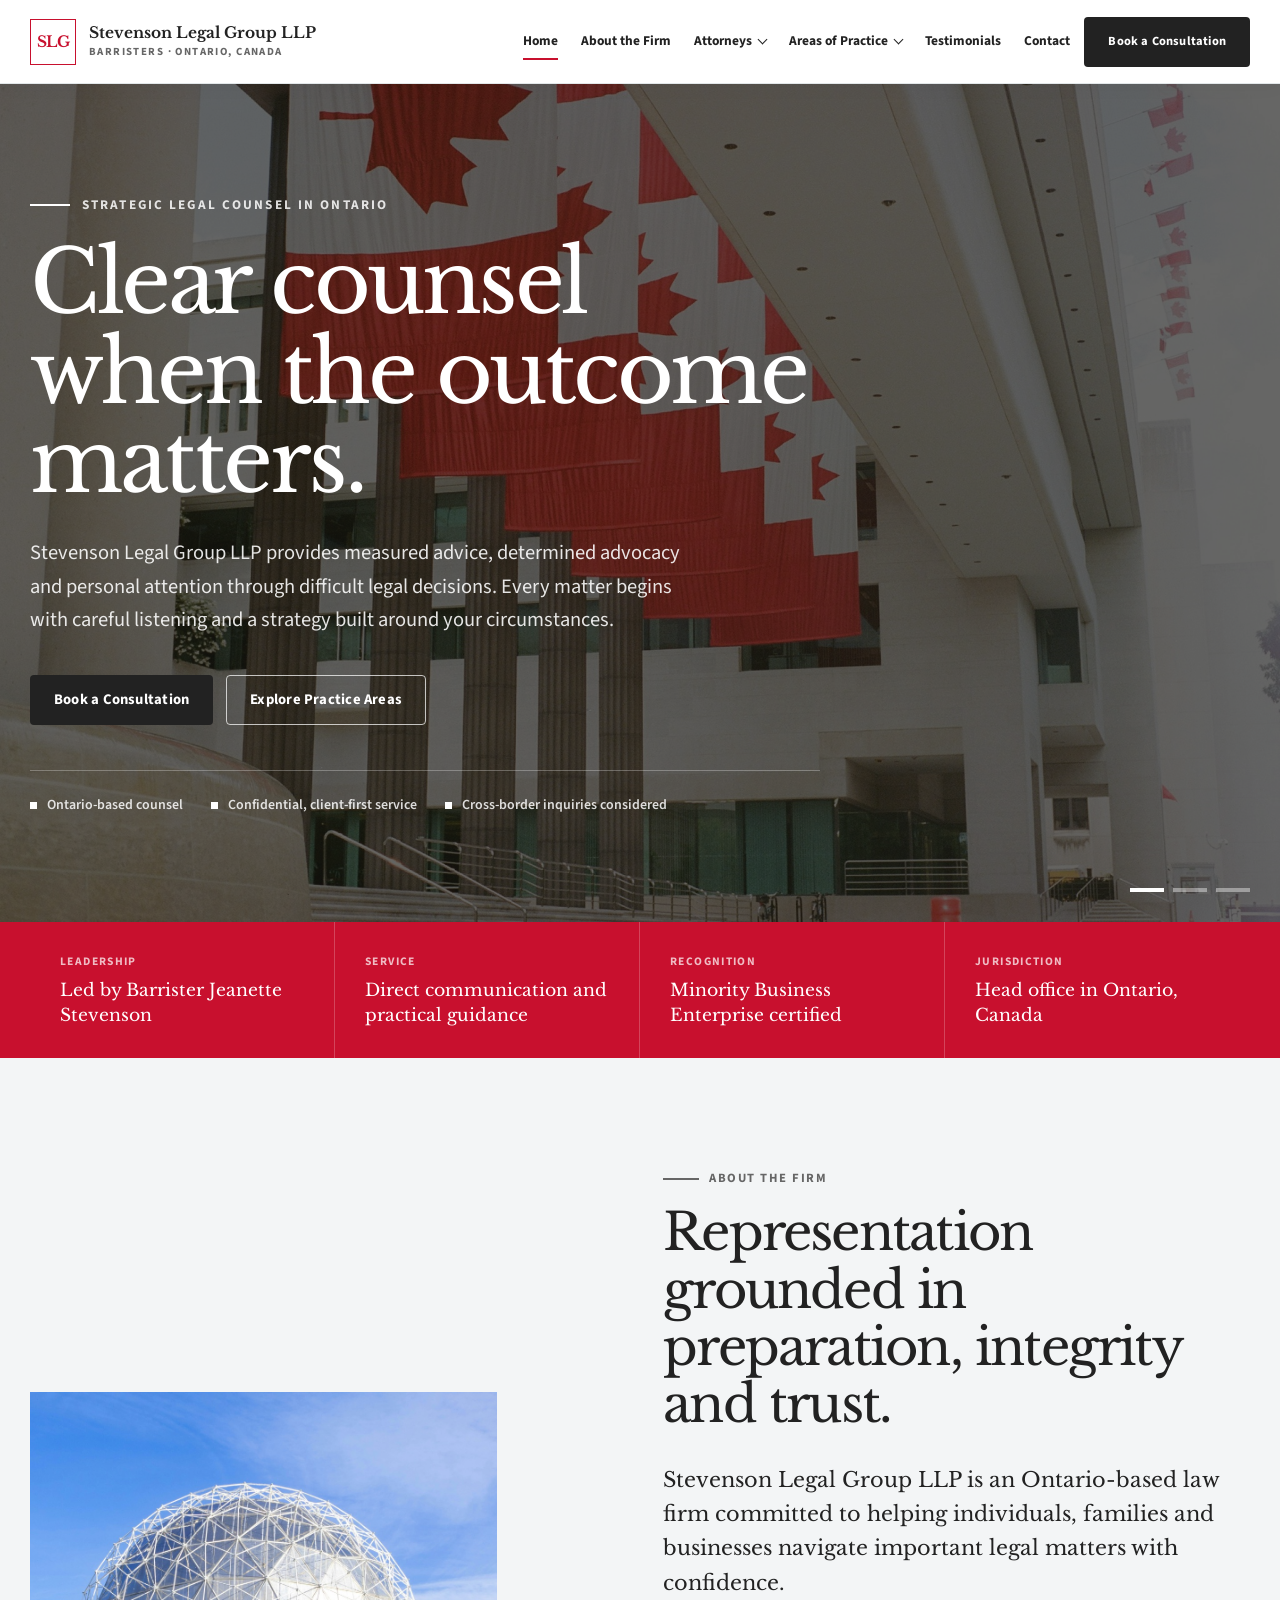
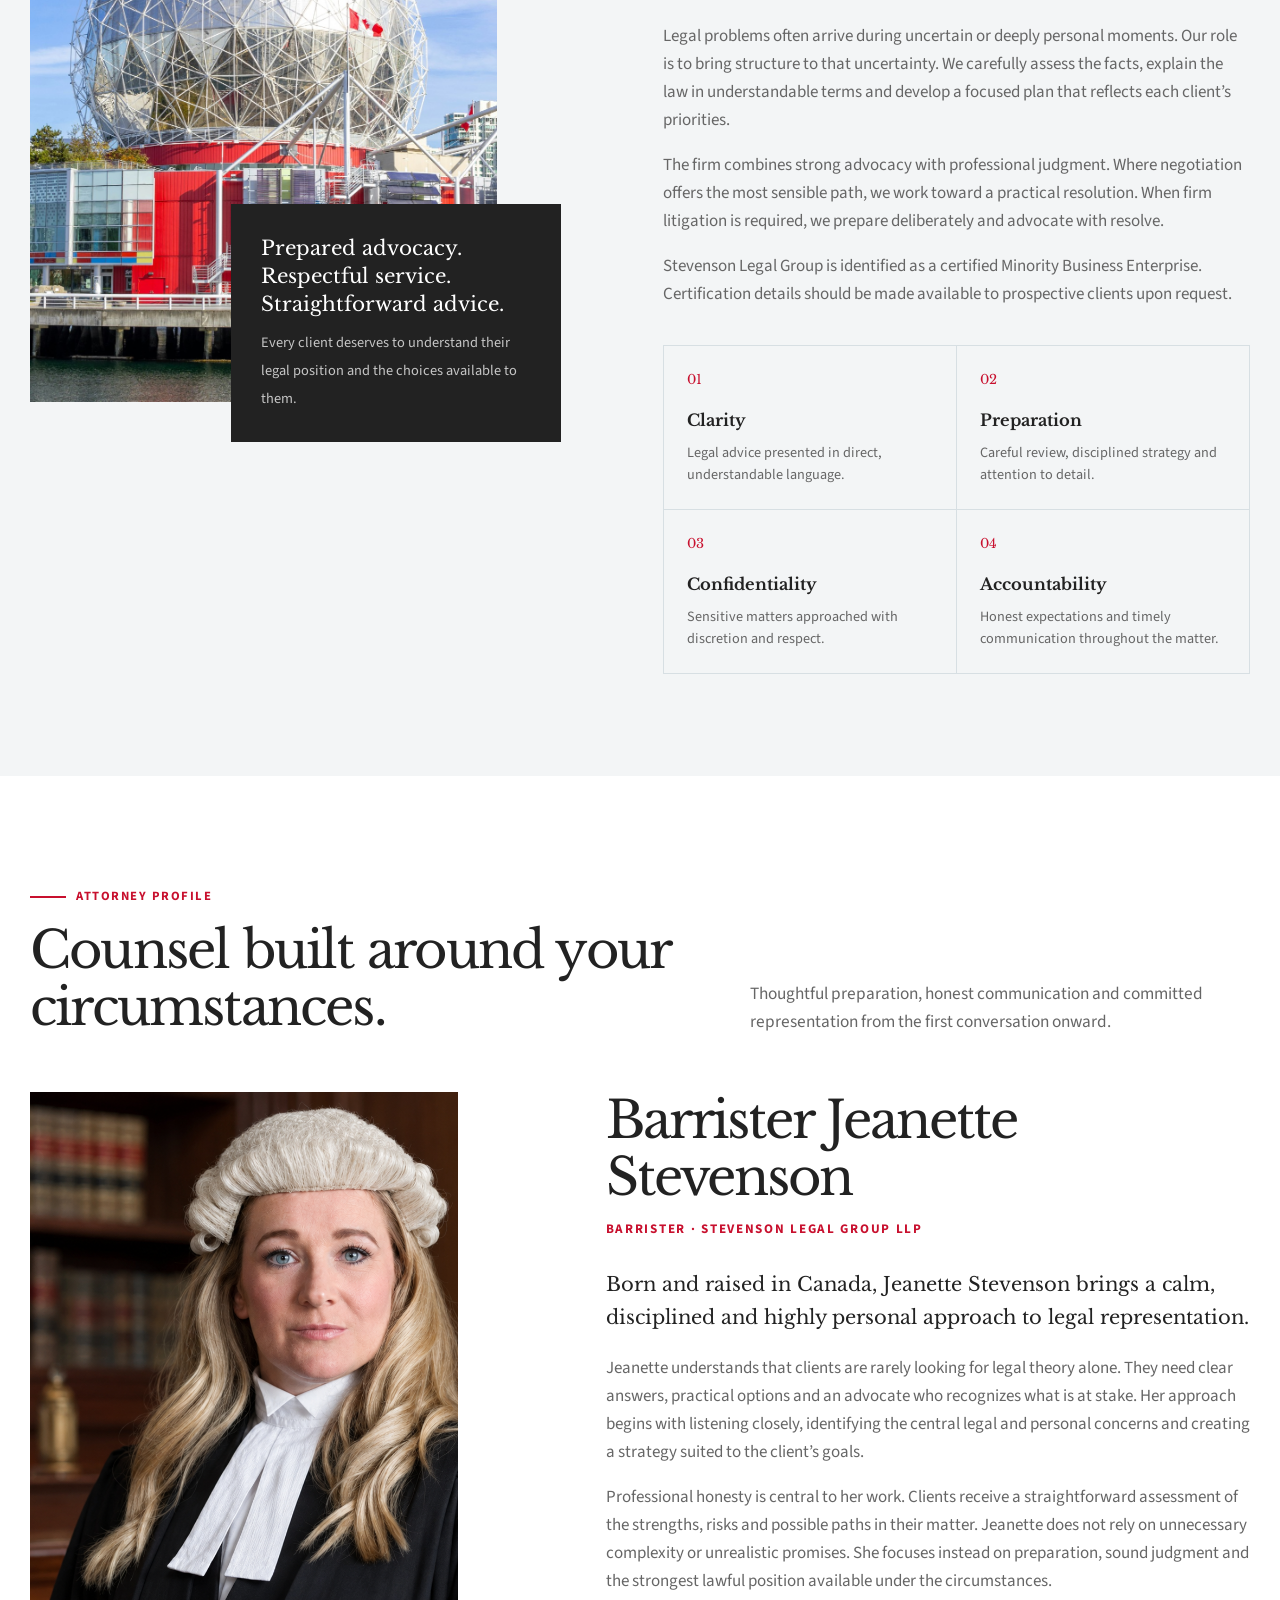
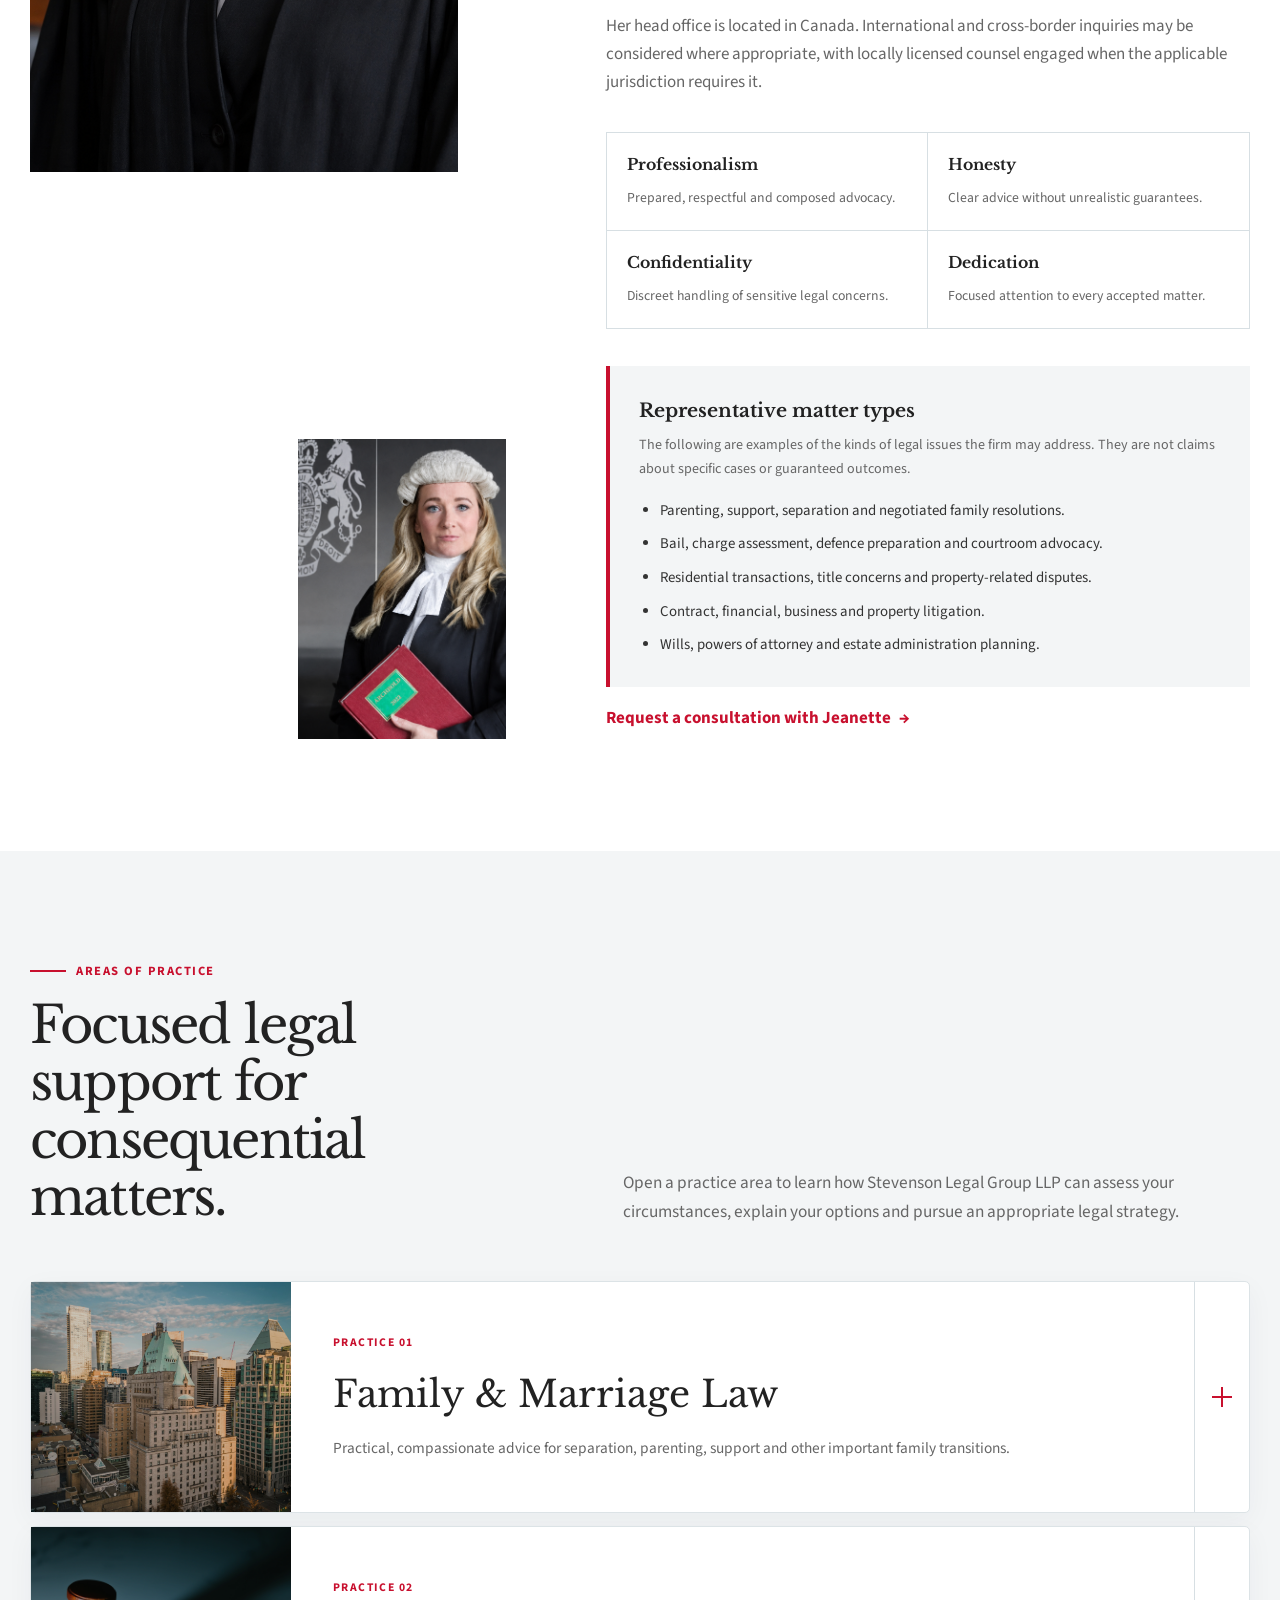
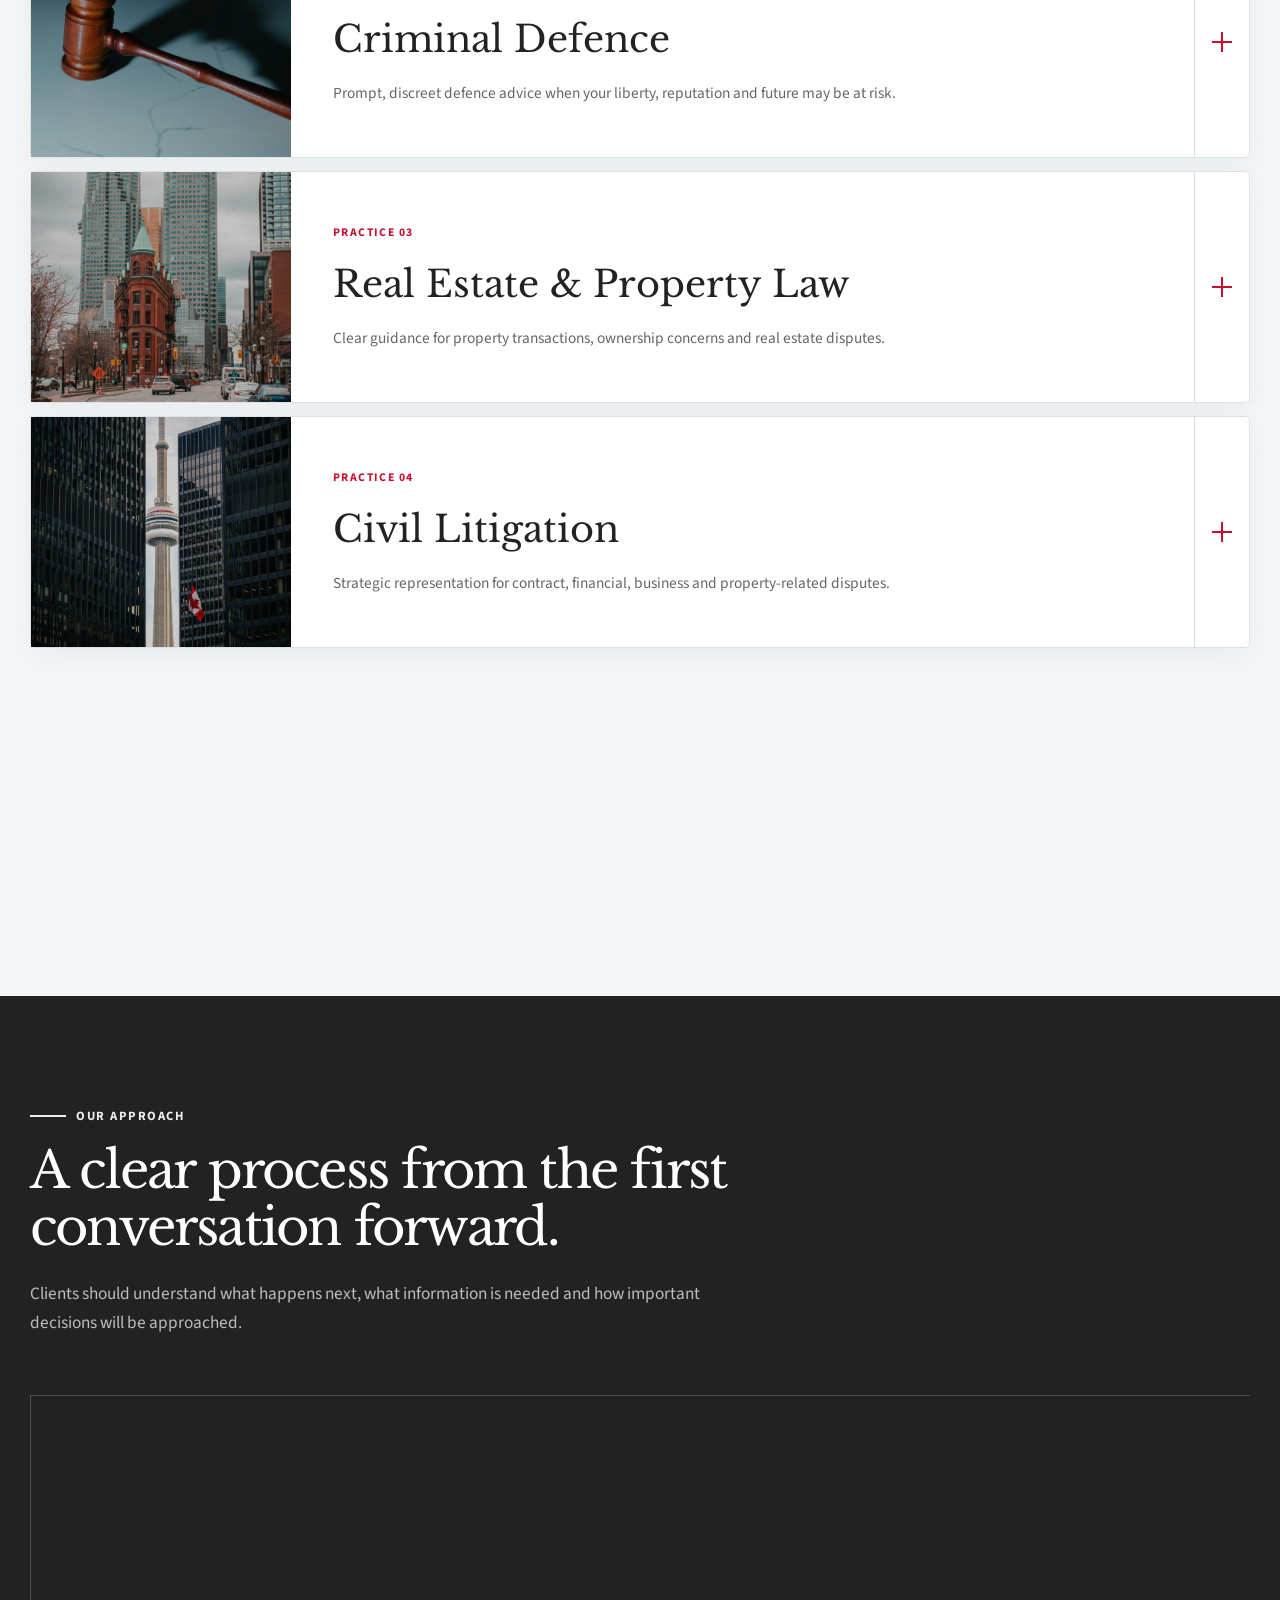
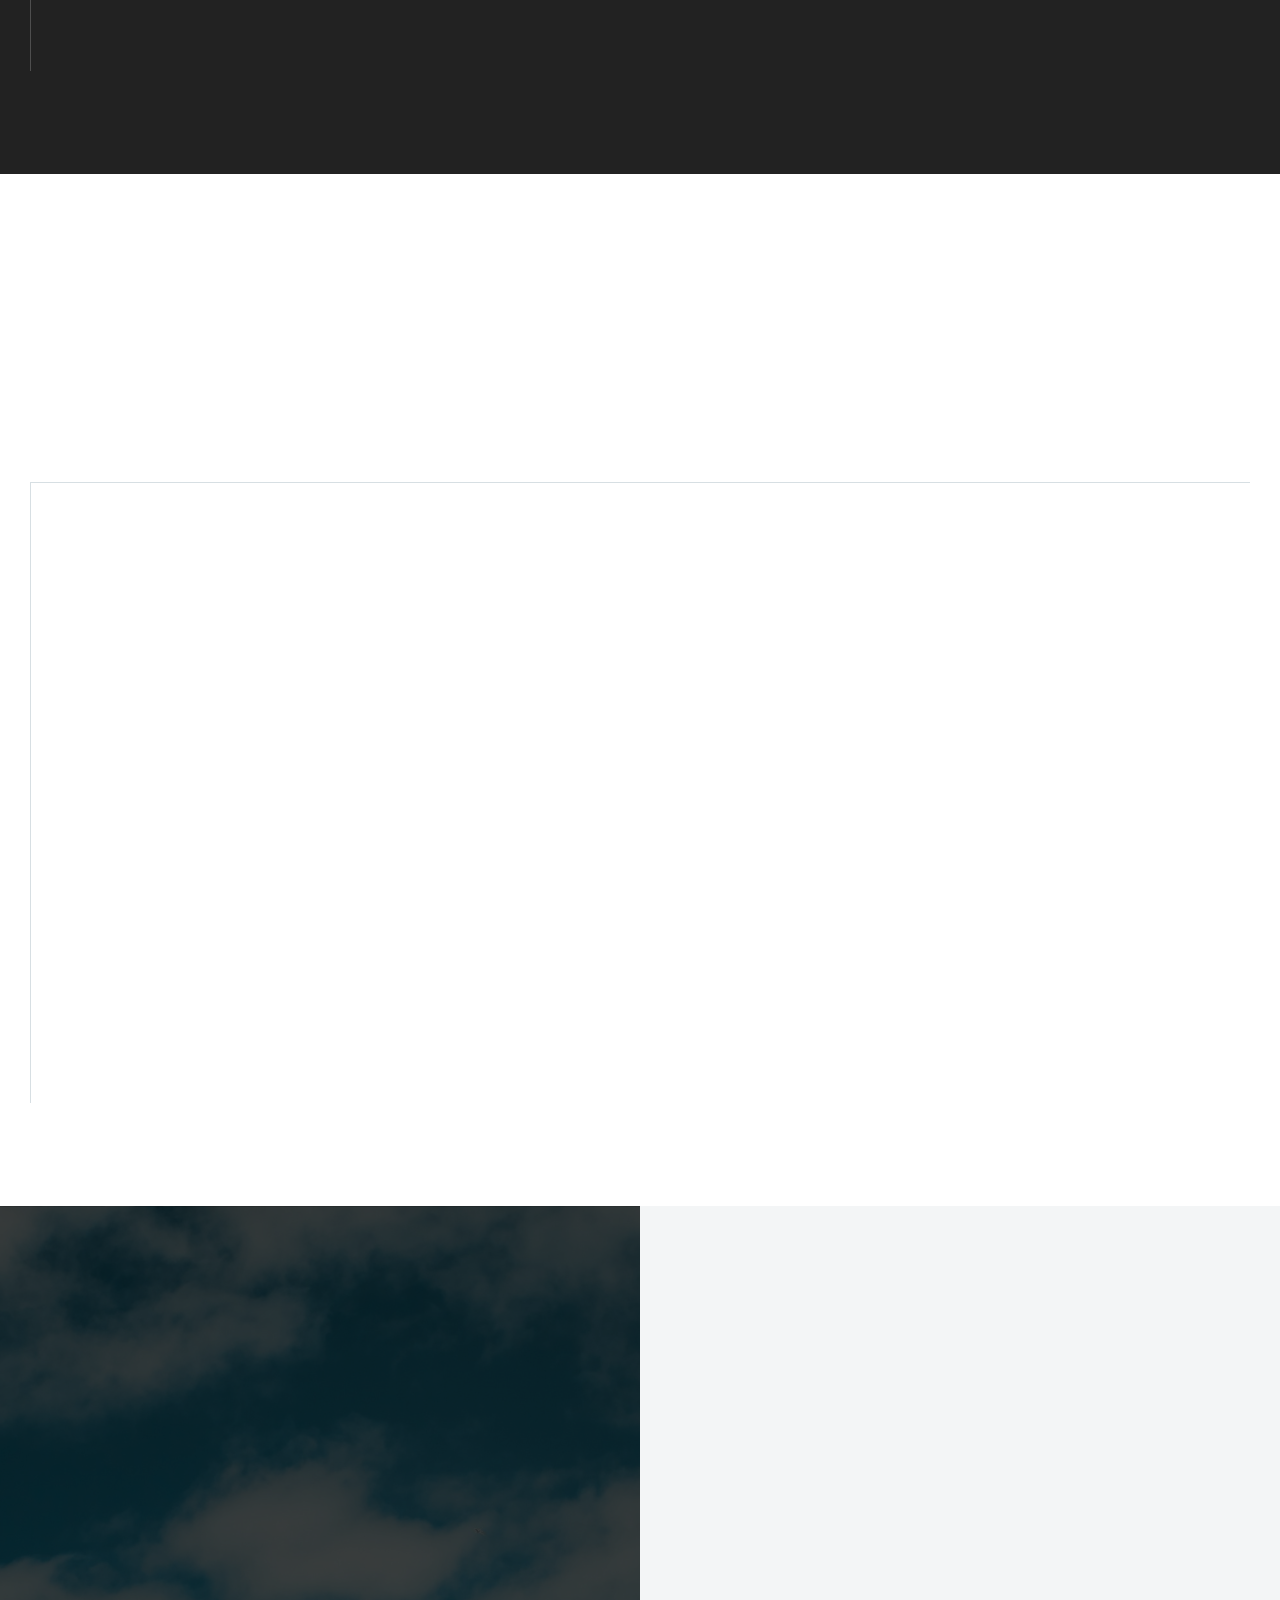
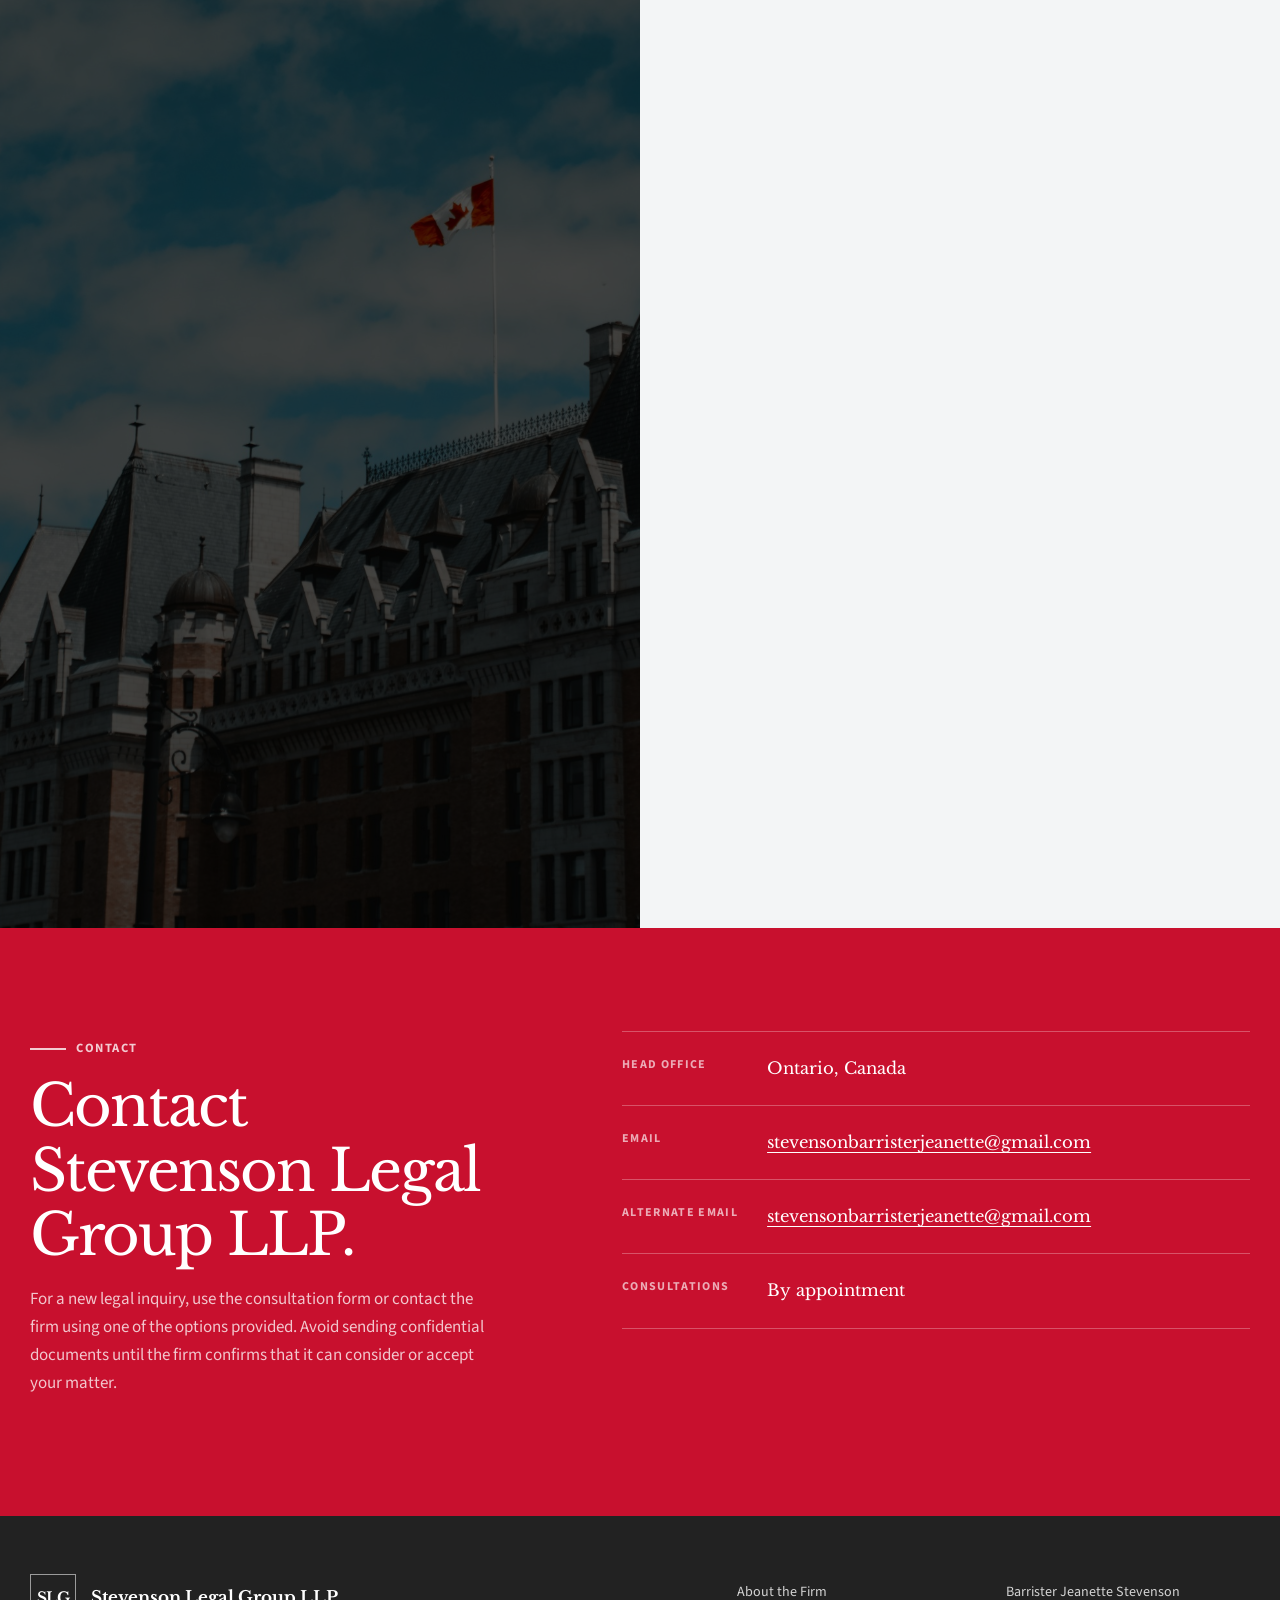
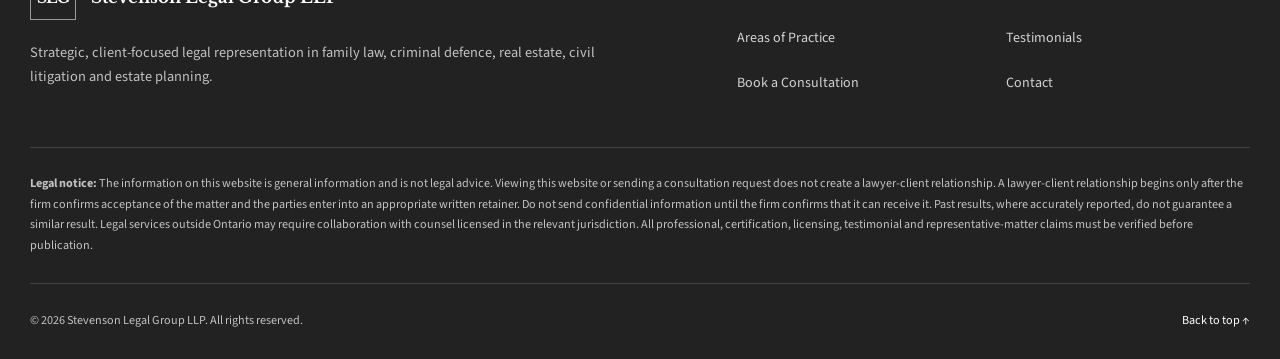
<file: index.home-backup.html>
<!DOCTYPE html>
<html lang="en-CA">
<head>
    <meta charset="UTF-8">

    <meta
        name="viewport"
        content="width=device-width, initial-scale=1, viewport-fit=cover"
    >

    <meta
        name="description"
        content="Stevenson Legal Group LLP provides thoughtful, strategic legal representation in family law, criminal defence, real estate, civil litigation and estate planning."
    >

    <meta name="theme-color" content="#ffffff">

    <title>Stevenson Legal Group LLP | Ontario Law Firm</title>

    <link rel="preconnect" href="https://fonts.googleapis.com">
    <link rel="preconnect" href="https://fonts.gstatic.com" crossorigin>

    <link
        href="https://fonts.googleapis.com/css2?family=Libre+Baskerville:wght@400;700&family=Source+Sans+3:wght@400;500;600;700&display=swap"
        rel="stylesheet"
    >

    <link
        rel="preload"
        as="image"
        href="assets/marble-stairs.jpg"
    >

    <link rel="stylesheet" href="style-final-v2.css">

    <script type="application/ld+json">
    {
        "@context": "https://schema.org",
        "@type": "LegalService",
        "name": "Stevenson Legal Group LLP",
        "description": "Ontario law firm providing services in family law, criminal defence, real estate, civil litigation and estate planning.",
        "areaServed": {
            "@type": "AdministrativeArea",
            "name": "Ontario, Canada"
        },
        "email": [
            "stevensonbarristerjeanette@gmail.com",
            "stevensonbarristerjeanette@gmail.com"
        ],
        "employee": {
            "@type": "Person",
            "name": "Jeanette Stevenson",
            "jobTitle": "Barrister"
        },
        "knowsAbout": [
            "Family and Marriage Law",
            "Criminal Defence",
            "Real Estate and Property Law",
            "Civil Litigation",
            "Estate Planning"
        ]
    }
    </script>
</head>

<body>
    <a class="skip-link" href="#main-content">Skip to main content</a>

    <header class="site-header" id="top">
        <div class="container header-inner">
            <a class="brand" href="#home" aria-label="Stevenson Legal Group home">
                <span class="brand-mark" aria-hidden="true">SLG</span>

                <span class="brand-copy">
                    <span class="brand-name">Stevenson Legal Group LLP</span>
                    <span class="brand-type">Barristers · Ontario, Canada</span>
                </span>
            </a>

            <button
                class="menu-toggle"
                type="button"
                aria-label="Open navigation"
                aria-controls="primary-navigation"
                aria-expanded="false"
            >
                <span class="menu-toggle-lines" aria-hidden="true"></span>
            </button>

            <nav
                class="primary-nav"
                id="primary-navigation"
                aria-label="Primary navigation"
            >
                <a class="nav-link is-active" href="#home">Home</a>
                <a class="nav-link" href="#about">About the Firm</a>

                <details class="nav-dropdown">
                    <summary>Attorneys</summary>

                    <div class="dropdown-menu">
                        <a href="#jeanette-stevenson">
                            Barrister Jeanette Stevenson
                        </a>
                    </div>
                </details>

                <details class="nav-dropdown">
                    <summary>Areas of Practice</summary>

                    <div class="dropdown-menu dropdown-menu--wide">
                        <a href="#family-law" data-practice="family-law">
                            Family &amp; Marriage Law
                        </a>

                        <a href="#criminal-defence" data-practice="criminal-defence">
                            Criminal Defence
                        </a>

                        <a href="#real-estate" data-practice="real-estate">
                            Real Estate &amp; Property Law
                        </a>

                        <a href="#civil-litigation" data-practice="civil-litigation">
                            Civil Litigation
                        </a>

                        <a href="#estate-planning" data-practice="estate-planning">
                            Estate Planning
                        </a>
                    </div>
                </details>

                <a class="nav-link" href="#testimonials">Testimonials</a>
                <a class="nav-link" href="#contact">Contact</a>

                <a class="button header-cta" href="#consultation">
                    Book a Consultation
                </a>
            </nav>
        </div>
    </header>

    <main id="main-content">
        <section class="hero" id="home" aria-labelledby="hero-title">
            <div class="hero-slides" aria-hidden="true">
                <div class="hero-slide is-active"></div>
                <div class="hero-slide"></div>
                <div class="hero-slide"></div>
            </div>

            <div class="hero-overlay" aria-hidden="true"></div>

            <div class="container hero-inner">
                <div class="hero-content">
                    <p class="hero-kicker">Strategic legal counsel in Ontario</p>

                    <h1 id="hero-title">
                        Clear counsel when the outcome matters.
                    </h1>

                    <p class="hero-description">
                        Stevenson Legal Group LLP provides measured advice,
                        determined advocacy and personal attention through
                        difficult legal decisions. Every matter begins with
                        careful listening and a strategy built around your
                        circumstances.
                    </p>

                    <div class="hero-actions">
                        <a class="button" href="#consultation">
                            Book a Consultation
                        </a>

                        <a class="button button--outline" href="#practice-areas">
                            Explore Practice Areas
                        </a>
                    </div>

                    <div class="hero-facts" aria-label="Firm highlights">
                        <span class="hero-fact">Ontario-based counsel</span>
                        <span class="hero-fact">Confidential, client-first service</span>
                        <span class="hero-fact">Cross-border inquiries considered</span>
                    </div>
                </div>
            </div>

            <div class="hero-controls" aria-label="Cover image controls">
                <div class="container hero-controls-inner">
                    <button
                        class="hero-dot is-active"
                        type="button"
                        aria-label="Show cover image 1"
                        aria-pressed="true"
                        data-slide="0"
                    ></button>

                    <button
                        class="hero-dot"
                        type="button"
                        aria-label="Show cover image 2"
                        aria-pressed="false"
                        data-slide="1"
                    ></button>

                    <button
                        class="hero-dot"
                        type="button"
                        aria-label="Show cover image 3"
                        aria-pressed="false"
                        data-slide="2"
                    ></button>
                </div>
            </div>
        </section>

        <section class="trust-strip" aria-label="Firm commitments">
            <div class="container trust-grid">
                <div class="trust-item">
                    <span class="trust-label">Leadership</span>
                    <span class="trust-value">
                        Led by Barrister Jeanette Stevenson
                    </span>
                </div>

                <div class="trust-item">
                    <span class="trust-label">Service</span>
                    <span class="trust-value">
                        Direct communication and practical guidance
                    </span>
                </div>

                <div class="trust-item">
                    <span class="trust-label">Recognition</span>
                    <span class="trust-value">
                        Minority Business Enterprise certified
                    </span>
                </div>

                <div class="trust-item">
                    <span class="trust-label">Jurisdiction</span>
                    <span class="trust-value">
                        Head office in Ontario, Canada
                    </span>
                </div>
            </div>
        </section>

        <section class="section section--light" id="about">
            <div class="container about-layout">
                <div class="about-image reveal">
                    <img
                        src="assets/modern-courthouse.jpg"
                        alt="Modern courthouse interior with curved staircase"
                        loading="lazy"
                    >

                    <div class="about-note">
                        <strong>
                            Prepared advocacy. Respectful service. Straightforward advice.
                        </strong>

                        <span>
                            Every client deserves to understand their legal position
                            and the choices available to them.
                        </span>
                    </div>
                </div>

                <div class="about-copy reveal">
                    <p class="eyebrow">About the Firm</p>

                    <h2 class="section-title">
                        Representation grounded in preparation, integrity and trust.
                    </h2>

                    <p class="lead">
                        Stevenson Legal Group LLP is an Ontario-based law firm
                        committed to helping individuals, families and businesses
                        navigate important legal matters with confidence.
                    </p>

                    <p>
                        Legal problems often arrive during uncertain or deeply
                        personal moments. Our role is to bring structure to that
                        uncertainty. We carefully assess the facts, explain the law
                        in understandable terms and develop a focused plan that
                        reflects each client’s priorities.
                    </p>

                    <p>
                        The firm combines strong advocacy with professional
                        judgment. Where negotiation offers the most sensible path,
                        we work toward a practical resolution. When firm litigation
                        is required, we prepare deliberately and advocate with
                        resolve.
                    </p>

                    <p>
                        Stevenson Legal Group is identified as a certified Minority
                        Business Enterprise. Certification details should be made
                        available to prospective clients upon request.
                    </p>

                    <div class="principles">
                        <article class="principle">
                            <span class="principle-number">01</span>
                            <h3>Clarity</h3>
                            <p>
                                Legal advice presented in direct, understandable
                                language.
                            </p>
                        </article>

                        <article class="principle">
                            <span class="principle-number">02</span>
                            <h3>Preparation</h3>
                            <p>
                                Careful review, disciplined strategy and attention
                                to detail.
                            </p>
                        </article>

                        <article class="principle">
                            <span class="principle-number">03</span>
                            <h3>Confidentiality</h3>
                            <p>
                                Sensitive matters approached with discretion and
                                respect.
                            </p>
                        </article>

                        <article class="principle">
                            <span class="principle-number">04</span>
                            <h3>Accountability</h3>
                            <p>
                                Honest expectations and timely communication
                                throughout the matter.
                            </p>
                        </article>
                    </div>
                </div>
            </div>
        </section>

        <section
            class="section section--white"
            id="jeanette-stevenson"
            aria-labelledby="attorney-title"
        >
            <div class="container">
                <div class="attorney-heading reveal">
                    <div>
                        <p class="eyebrow">Attorney Profile</p>

                        <h2 class="section-title" id="attorney-title">
                            Counsel built around your circumstances.
                        </h2>
                    </div>

                    <p class="section-intro">
                        Thoughtful preparation, honest communication and committed
                        representation from the first conversation onward.
                    </p>
                </div>

                <div class="attorney-layout">
                    <div class="attorney-images reveal">
                        <img
                            class="attorney-main-image"
                            src="assets/jeanette-library.jpg"
                            alt="Barrister Jeanette Stevenson in a law library"
                            loading="lazy"
                        >

                        <img
                            class="attorney-secondary-image"
                            src="assets/jeanette-archbold.jpg"
                            alt="Barrister Jeanette Stevenson holding a legal reference book"
                            loading="lazy"
                        >
                    </div>

                    <article class="attorney-copy reveal">
                        <h3 class="attorney-name">
                            Barrister Jeanette Stevenson
                        </h3>

                        <span class="attorney-role">
                            Barrister · Stevenson Legal Group LLP
                        </span>

                        <p class="attorney-lead">
                            Born and raised in Canada, Jeanette Stevenson brings a
                            calm, disciplined and highly personal approach to legal
                            representation.
                        </p>

                        <p>
                            Jeanette understands that clients are rarely looking
                            for legal theory alone. They need clear answers,
                            practical options and an advocate who recognizes what
                            is at stake. Her approach begins with listening closely,
                            identifying the central legal and personal concerns and
                            creating a strategy suited to the client’s goals.
                        </p>

                        <p>
                            Professional honesty is central to her work. Clients
                            receive a straightforward assessment of the strengths,
                            risks and possible paths in their matter. Jeanette does
                            not rely on unnecessary complexity or unrealistic
                            promises. She focuses instead on preparation, sound
                            judgment and the strongest lawful position available
                            under the circumstances.
                        </p>

                        <p>
                            Her head office is located in Canada. International and
                            cross-border inquiries may be considered where
                            appropriate, with locally licensed counsel engaged when
                            the applicable jurisdiction requires it.
                        </p>

                        <div class="attorney-values">
                            <div class="attorney-value">
                                <strong>Professionalism</strong>
                                <span>Prepared, respectful and composed advocacy.</span>
                            </div>

                            <div class="attorney-value">
                                <strong>Honesty</strong>
                                <span>Clear advice without unrealistic guarantees.</span>
                            </div>

                            <div class="attorney-value">
                                <strong>Confidentiality</strong>
                                <span>Discreet handling of sensitive legal concerns.</span>
                            </div>

                            <div class="attorney-value">
                                <strong>Dedication</strong>
                                <span>Focused attention to every accepted matter.</span>
                            </div>
                        </div>

                        <div class="matter-types">
                            <h3>Representative matter types</h3>

                            <p>
                                The following are examples of the kinds of legal
                                issues the firm may address. They are not claims
                                about specific cases or guaranteed outcomes.
                            </p>

                            <ul>
                                <li>
                                    Parenting, support, separation and negotiated
                                    family resolutions.
                                </li>

                                <li>
                                    Bail, charge assessment, defence preparation and
                                    courtroom advocacy.
                                </li>

                                <li>
                                    Residential transactions, title concerns and
                                    property-related disputes.
                                </li>

                                <li>
                                    Contract, financial, business and property
                                    litigation.
                                </li>

                                <li>
                                    Wills, powers of attorney and estate
                                    administration planning.
                                </li>
                            </ul>
                        </div>

                        <p>
                            <a class="text-link" href="#consultation">
                                Request a consultation with Jeanette
                            </a>
                        </p>
                    </article>
                </div>
            </div>
        </section>

        <section
            class="section section--light"
            id="practice-areas"
            aria-labelledby="practice-title"
        >
            <div class="container">
                <div class="practice-header reveal">
                    <div>
                        <p class="eyebrow">Areas of Practice</p>

                        <h2 class="section-title" id="practice-title">
                            Focused legal support for consequential matters.
                        </h2>
                    </div>

                    <p class="section-intro">
                        Open a practice area to learn how Stevenson Legal Group LLP
                        can assess your circumstances, explain your options and
                        pursue an appropriate legal strategy.
                    </p>
                </div>

                <div class="practice-list">
                    <details class="practice-card reveal" id="family-law">
                        <summary>
                            <span
                                class="practice-image"
                                role="img"
                                aria-label="Courthouse atrium"
                            ></span>

                            <span class="practice-summary-copy">
                                <span class="practice-number">Practice 01</span>
                                <h3>Family &amp; Marriage Law</h3>
                                <p>
                                    Practical, compassionate advice for separation,
                                    parenting, support and other important family
                                    transitions.
                                </p>
                            </span>

                            <span class="practice-toggle" aria-hidden="true"></span>
                        </summary>

                        <div class="practice-body">
                            <div>
                                <h4>
                                    Protecting your future while addressing what
                                    matters now
                                </h4>

                                <p>
                                    Family disputes can affect your children,
                                    finances, home and sense of stability. Stevenson
                                    Legal Group approaches these matters with care,
                                    discretion and a clear understanding that no two
                                    families are alike.
                                </p>

                                <p>
                                    The firm helps clients understand their legal
                                    rights and responsibilities, organize the
                                    information needed for informed decisions and
                                    evaluate negotiation, mediation and litigation
                                    options.
                                </p>

                                <ul>
                                    <li>Separation and divorce planning</li>
                                    <li>Parenting time and decision-making issues</li>
                                    <li>Child and spousal support concerns</li>
                                    <li>Property division and financial disclosure</li>
                                    <li>Marriage and separation agreements</li>
                                    <li>Urgent motions and protective legal steps</li>
                                </ul>
                            </div>

                            <aside class="practice-aside">
                                <strong>How the firm helps</strong>

                                <p>
                                    We identify the central legal issues, establish
                                    practical priorities and work toward a durable
                                    resolution while remaining prepared to litigate
                                    when necessary.
                                </p>

                                <a class="button button--light" href="#consultation">
                                    Discuss a Family Matter
                                </a>
                            </aside>
                        </div>
                    </details>

                    <details class="practice-card reveal" id="criminal-defence">
                        <summary>
                            <span
                                class="practice-image"
                                role="img"
                                aria-label="Wooden judicial gavel"
                            ></span>

                            <span class="practice-summary-copy">
                                <span class="practice-number">Practice 02</span>
                                <h3>Criminal Defence</h3>
                                <p>
                                    Prompt, discreet defence advice when your
                                    liberty, reputation and future may be at risk.
                                </p>
                            </span>

                            <span class="practice-toggle" aria-hidden="true"></span>
                        </summary>

                        <div class="practice-body">
                            <div>
                                <h4>
                                    Early preparation can shape the direction of a
                                    defence
                                </h4>

                                <p>
                                    Being investigated, arrested or charged can be
                                    overwhelming. It is important to understand the
                                    allegations, the court process and the decisions
                                    that may affect your case before taking action.
                                </p>

                                <p>
                                    Stevenson Legal Group examines the available
                                    evidence, procedural history and legal issues,
                                    while helping clients prepare for each stage of
                                    the process.
                                </p>

                                <ul>
                                    <li>Pre-charge and investigation advice</li>
                                    <li>Bail and release-related matters</li>
                                    <li>Evidence and disclosure review</li>
                                    <li>Charter and procedural issues</li>
                                    <li>Negotiation and resolution discussions</li>
                                    <li>Trial preparation and courtroom advocacy</li>
                                </ul>
                            </div>

                            <aside class="practice-aside">
                                <strong>How the firm helps</strong>

                                <p>
                                    We respond promptly, preserve confidentiality,
                                    test the prosecution’s position and prepare a
                                    defence based on the evidence and applicable law.
                                </p>

                                <a class="button button--light" href="#consultation">
                                    Request Defence Counsel
                                </a>
                            </aside>
                        </div>
                    </details>

                    <details class="practice-card reveal" id="real-estate">
                        <summary>
                            <span
                                class="practice-image"
                                role="img"
                                aria-label="Commercial buildings viewed from below"
                            ></span>

                            <span class="practice-summary-copy">
                                <span class="practice-number">Practice 03</span>
                                <h3>Real Estate &amp; Property Law</h3>
                                <p>
                                    Clear guidance for property transactions,
                                    ownership concerns and real estate disputes.
                                </p>
                            </span>

                            <span class="practice-toggle" aria-hidden="true"></span>
                        </summary>

                        <div class="practice-body">
                            <div>
                                <h4>
                                    Protecting the legal and financial value of your
                                    property decisions
                                </h4>

                                <p>
                                    Real estate matters involve important deadlines,
                                    detailed documents and significant financial
                                    commitments. A careful legal review can identify
                                    issues before they develop into costly disputes.
                                </p>

                                <p>
                                    Stevenson Legal Group assists with transaction
                                    planning, document review and disputes involving
                                    ownership, contracts, boundaries and other
                                    property interests.
                                </p>

                                <ul>
                                    <li>Residential purchase and sale matters</li>
                                    <li>Agreement and document review</li>
                                    <li>Title and ownership concerns</li>
                                    <li>Co-ownership and partition disputes</li>
                                    <li>Boundary, access and easement issues</li>
                                    <li>Failed transactions and contract disputes</li>
                                </ul>
                            </div>

                            <aside class="practice-aside">
                                <strong>How the firm helps</strong>

                                <p>
                                    We review the legal structure of the transaction
                                    or dispute, identify exposure and seek a practical
                                    path that protects the client’s property interest.
                                </p>

                                <a class="button button--light" href="#consultation">
                                    Discuss a Property Matter
                                </a>
                            </aside>
                        </div>
                    </details>

                    <details class="practice-card reveal" id="civil-litigation">
                        <summary>
                            <span
                                class="practice-image"
                                role="img"
                                aria-label="Traditional courthouse columns"
                            ></span>

                            <span class="practice-summary-copy">
                                <span class="practice-number">Practice 04</span>
                                <h3>Civil Litigation</h3>
                                <p>
                                    Strategic representation for contract, financial,
                                    business and property-related disputes.
                                </p>
                            </span>

                            <span class="practice-toggle" aria-hidden="true"></span>
                        </summary>

                        <div class="practice-body">
                            <div>
                                <h4>
                                    A disciplined strategy for resolving serious
                                    disputes
                                </h4>

                                <p>
                                    Litigation requires more than filing documents.
                                    It requires a clear theory of the case, reliable
                                    evidence, realistic risk assessment and a plan
                                    for each stage of the proceeding.
                                </p>

                                <p>
                                    Stevenson Legal Group evaluates the legal and
                                    commercial considerations affecting the dispute,
                                    including cost, timing, evidence, enforceability
                                    and settlement opportunities.
                                </p>

                                <ul>
                                    <li>Contract and payment disputes</li>
                                    <li>Business and commercial claims</li>
                                    <li>Property-related litigation</li>
                                    <li>Negligence and financial loss claims</li>
                                    <li>Demand letters and settlement negotiation</li>
                                    <li>Motions, hearings and trial preparation</li>
                                </ul>
                            </div>

                            <aside class="practice-aside">
                                <strong>How the firm helps</strong>

                                <p>
                                    We identify the strongest available arguments,
                                    build the evidence carefully and pursue a
                                    proportionate resolution through negotiation or
                                    litigation.
                                </p>

                                <a class="button button--light" href="#consultation">
                                    Discuss a Civil Dispute
                                </a>
                            </aside>
                        </div>
                    </details>

                    <details class="practice-card reveal" id="estate-planning">
                        <summary>
                            <span
                                class="practice-image"
                                role="img"
                                aria-label="Shelves of legal books"
                            ></span>

                            <span class="practice-summary-copy">
                                <span class="practice-number">Practice 05</span>
                                <h3>Estate Planning</h3>
                                <p>
                                    Thoughtful planning to protect your instructions,
                                    your family and the administration of your estate.
                                </p>
                            </span>

                            <span class="practice-toggle" aria-hidden="true"></span>
                        </summary>

                        <div class="practice-body">
                            <div>
                                <h4>
                                    Clear documents for important personal decisions
                                </h4>

                                <p>
                                    A well-considered estate plan can help reduce
                                    uncertainty, protect intended beneficiaries and
                                    provide guidance to the people responsible for
                                    carrying out your wishes.
                                </p>

                                <p>
                                    Stevenson Legal Group helps clients consider
                                    family circumstances, assets, decision-making
                                    needs and administration concerns before
                                    preparing or updating estate documents.
                                </p>

                                <ul>
                                    <li>Wills and estate-planning reviews</li>
                                    <li>Powers of attorney</li>
                                    <li>Executor and trustee considerations</li>
                                    <li>Beneficiary and family planning concerns</li>
                                    <li>Estate administration guidance</li>
                                    <li>Planning after major life changes</li>
                                </ul>
                            </div>

                            <aside class="practice-aside">
                                <strong>How the firm helps</strong>

                                <p>
                                    We translate your instructions into clear legal
                                    documents and identify issues that could otherwise
                                    create confusion or conflict.
                                </p>

                                <a class="button button--light" href="#consultation">
                                    Plan Your Estate
                                </a>
                            </aside>
                        </div>
                    </details>
                </div>
            </div>
        </section>

        <section class="section process" aria-labelledby="process-title">
            <div class="container">
                <p class="eyebrow">Our Approach</p>

                <h2 class="section-title" id="process-title">
                    A clear process from the first conversation forward.
                </h2>

                <p class="section-intro">
                    Clients should understand what happens next, what information
                    is needed and how important decisions will be approached.
                </p>

                <div class="process-grid">
                    <article class="process-step reveal">
                        <span>01</span>
                        <h3>Initial consultation</h3>
                        <p>
                            We listen to your concerns, identify urgent issues and
                            determine whether the firm can assist.
                        </p>
                    </article>

                    <article class="process-step reveal">
                        <span>02</span>
                        <h3>Legal assessment</h3>
                        <p>
                            Relevant facts, documents, deadlines, risks and legal
                            options are reviewed carefully.
                        </p>
                    </article>

                    <article class="process-step reveal">
                        <span>03</span>
                        <h3>Focused strategy</h3>
                        <p>
                            A practical plan is developed around your objectives,
                            available evidence and legal position.
                        </p>
                    </article>

                    <article class="process-step reveal">
                        <span>04</span>
                        <h3>Committed advocacy</h3>
                        <p>
                            The strategy is advanced through negotiation,
                            documentation or litigation as appropriate.
                        </p>
                    </article>
                </div>
            </div>
        </section>

        <section
            class="section section--white"
            id="testimonials"
            aria-labelledby="testimonial-title"
        >
            <div class="container">
                <div class="testimonial-heading reveal">
                    <div>
                        <p class="eyebrow">Testimonials</p>

                        <h2 class="section-title" id="testimonial-title">
                            A client experience built on clarity and care.
                        </h2>
                    </div>

                    <div class="draft-notice">
                        Our clients' experiences reflect our commitment to excellence,
                        professionalism, and exceptional service. Explore their
                        testimonials to see how our expertise, dedication, and
                        personalized approach have consistently exceeded expectations.
                    </div>
                </div>

                <div class="testimonial-grid">
                    <article class="testimonial reveal">
                        <div>
                            <span class="quote-mark" aria-hidden="true">“</span>

                            <blockquote>
                                Jeanette explained every stage clearly and helped me
                                approach a stressful family matter with confidence.
                            </blockquote>
                        </div>

                        <footer>
                            <span class="testimonial-name">Maya</span>
                        </footer>
                    </article>

                    <article class="testimonial reveal">
                        <div>
                            <span class="quote-mark" aria-hidden="true">“</span>

                            <blockquote>
                                I appreciated the honesty, careful preparation and
                                timely communication throughout my matter.
                            </blockquote>
                        </div>

                        <footer>
                            <span class="testimonial-name">Daniel</span>
                        </footer>
                    </article>

                    <article class="testimonial reveal">
                        <div>
                            <span class="quote-mark" aria-hidden="true">“</span>

                            <blockquote>
                                The firm brought structure to a complicated dispute
                                and made sure I understood the available options.
                            </blockquote>
                        </div>

                        <footer>
                            <span class="testimonial-name">Priya</span>
                        </footer>
                    </article>

                    <article class="testimonial reveal">
                        <div>
                            <span class="quote-mark" aria-hidden="true">“</span>

                            <blockquote>
                                Jeanette was calm, prepared and respectful. I never
                                felt that my concerns were being overlooked.
                            </blockquote>
                        </div>

                        <footer>
                            <span class="testimonial-name">Simone</span>
                        </footer>
                    </article>

                    <article class="testimonial reveal">
                        <div>
                            <span class="quote-mark" aria-hidden="true">“</span>

                            <blockquote>
                                The advice was direct and practical. I knew what to
                                expect and what information was needed from me.
                            </blockquote>
                        </div>

                        <footer>
                            <span class="testimonial-name">Adrian</span>
                        </footer>
                    </article>

                    <article class="testimonial reveal">
                        <div>
                            <span class="quote-mark" aria-hidden="true">“</span>

                            <blockquote>
                                I felt supported from the consultation onward. The
                                firm treated my situation with care and discretion.
                            </blockquote>
                        </div>

                        <footer>
                            <span class="testimonial-name">Elena</span>
                        </footer>
                    </article>
                </div>
            </div>
        </section>

        <section
            class="section consultation"
            id="consultation"
            aria-labelledby="consultation-title"
        >
            <div class="container consultation-layout">
                <div class="consultation-copy reveal">
                    <p class="eyebrow">Book a Consultation</p>

                    <h2 class="section-title" id="consultation-title">
                        Begin with a confidential conversation.
                    </h2>

                    <p>
                        Tell the firm how to contact you and provide a brief,
                        non-confidential description of the legal assistance you
                        are seeking.
                    </p>

                    <ul class="consultation-points">
                        <li>
                            Completing this form does not create a lawyer-client
                            relationship.
                        </li>

                        <li>
                            Representation begins only after conflicts and
                            eligibility checks and a written retainer.
                        </li>

                        <li>
                            Do not include confidential evidence, passwords,
                            financial account information or sensitive documents.
                        </li>
                    </ul>
                </div>

                <div class="consultation-form-wrap reveal">
                    <h3>Consultation request</h3>

                    <p class="form-intro">
                        Required fields are marked with an asterisk.
                    </p>

                    <form id="consultation-form" novalidate>
                        <div class="form-grid">
                            <div class="form-field">
                                <label for="full-name">
                                    Full name <span class="required">*</span>
                                </label>

                                <input
                                    id="full-name"
                                    name="fullName"
                                    type="text"
                                    autocomplete="name"
                                    required
                                >
                            </div>

                            <div class="form-field">
                                <label for="email">
                                    Email address <span class="required">*</span>
                                </label>

                                <input
                                    id="email"
                                    name="email"
                                    type="email"
                                    autocomplete="email"
                                    required
                                >
                            </div>

                            <div class="form-field">
                                <label for="phone">Phone number</label>

                                <input
                                    id="phone"
                                    name="phone"
                                    type="tel"
                                    autocomplete="tel"
                                >
                            </div>

                            <div class="form-field">
                                <label for="contact-method">
                                    Preferred contact method
                                </label>

                                <select id="contact-method" name="contactMethod">
                                    <option value="Email">Email</option>
<option value="Telephone">Telephone</option>
                                </select>
                            </div>

                            <div class="form-field">
                                <label for="service">
                                    Legal service <span class="required">*</span>
                                </label>

                                <select id="service" name="service" required>
                                    <option value="">Select a practice area</option>
                                    <option value="Family & Marriage Law">
                                        Family &amp; Marriage Law
                                    </option>
                                    <option value="Criminal Defence">
                                        Criminal Defence
                                    </option>
                                    <option value="Real Estate & Property Law">
                                        Real Estate &amp; Property Law
                                    </option>
                                    <option value="Civil Litigation">
                                        Civil Litigation
                                    </option>
                                    <option value="Estate Planning">
                                        Estate Planning
                                    </option>
                                </select>
                            </div>

                            <div class="form-field">
                                <label for="location">
                                    Province, territory or country
                                </label>

                                <input
                                    id="location"
                                    name="location"
                                    type="text"
                                    autocomplete="country-name"
                                    placeholder="Ontario, Canada"
                                >
                            </div>

                            <div class="form-field">
                                <label for="preferred-date">
                                    Preferred consultation date
                                </label>

                                <input
                                    id="preferred-date"
                                    name="preferredDate"
                                    type="date"
                                >
                            </div>

                            <div class="form-field">
                                <label for="preferred-time">
                                    Preferred time
                                </label>

                                <select id="preferred-time" name="preferredTime">
                                    <option value="No preference">
                                        No preference
                                    </option>
                                    <option value="Morning">Morning</option>
                                    <option value="Afternoon">Afternoon</option>
                                    <option value="Evening">Evening</option>
                                </select>
                            </div>

                            <div class="form-field form-field--full">
                                <label for="summary">
                                    Brief, non-confidential summary
                                    <span class="required">*</span>
                                </label>

                                <textarea
                                    id="summary"
                                    name="summary"
                                    maxlength="1500"
                                    required
                                    placeholder="Briefly describe the type of assistance you are seeking. Do not include confidential documents or sensitive account information."
                                ></textarea>
                            </div>

                            <div class="checkbox-field form-field--full">
                                <input
                                    id="consent"
                                    name="consent"
                                    type="checkbox"
                                    required
                                >

                                <label for="consent">
                                    I understand that submitting this request does
                                    not create a lawyer-client relationship and that
                                    the firm must confirm whether it can accept the
                                    matter.
                                </label>
                            </div>
                        </div>

                        <div class="form-actions">
                            <button class="button" type="submit">
                                Book Now
                            </button>

                            <span
                                class="form-status"
                                id="form-status"
                                role="status"
                                aria-live="polite"
                            ></span>
                        </div>

                        <p class="form-privacy">
                            Pressing “Book Now” sends the completed consultation details to the firm’s Consultation Google Sheet. After the request is sent, a confirmation message appears. Please contact the firm directly if you do not receive a response.
                        </p>
                    </form>
                </div>
            </div>
        </section>

        <section
            class="section contact"
            id="contact"
            aria-labelledby="contact-title"
        >
            <div class="container contact-layout">
                <div class="contact-copy reveal">
                    <p class="eyebrow">Contact</p>

                    <h2 class="section-title" id="contact-title">
                        Contact Stevenson Legal Group LLP.
                    </h2>

                    <p>
                        For a new legal inquiry, use the consultation form or
                        contact the firm using one of the options provided. Avoid
                        sending confidential documents until the firm confirms that
                        it can consider or accept your matter.
                    </p>
</div>

                <div class="contact-list reveal">
                    <div class="contact-row">
                        <span class="contact-row-label">Head office</span>

                        <span class="contact-row-value">
                            Ontario, Canada
                        </span>
                    </div>
<div class="contact-row">
                        <span class="contact-row-label">Email</span>

                        <span class="contact-row-value">
                            <a href="mailto:stevensonbarristerjeanette@gmail.com">
                                stevensonbarristerjeanette@gmail.com
                            </a>
                        </span>
                    </div>

                    <div class="contact-row">
                        <span class="contact-row-label">Alternate email</span>

                        <span class="contact-row-value">
                            <a href="mailto:stevensonbarristerjeanette@gmail.com">
                                stevensonbarristerjeanette@gmail.com
                            </a>
                        </span>
                    </div>

                    <div class="contact-row">
                        <span class="contact-row-label">Consultations</span>

                        <span class="contact-row-value">
                            By appointment
                        </span>
                    </div>
                </div>
            </div>
        </section>
    </main>

    <footer class="site-footer">
        <div class="container">
            <div class="footer-top">
                <div>
                    <div class="footer-brand">
                        <span class="brand-mark" aria-hidden="true">SLG</span>
                        <strong>Stevenson Legal Group LLP</strong>
                    </div>

                    <p class="footer-description">
                        Strategic, client-focused legal representation in family
                        law, criminal defence, real estate, civil litigation and
                        estate planning.
                    </p>
                </div>

                <nav class="footer-links" aria-label="Footer navigation">
                    <a href="#about">About the Firm</a>
                    <a href="#jeanette-stevenson">Barrister Jeanette Stevenson</a>
                    <a href="#practice-areas">Areas of Practice</a>
                    <a href="#testimonials">Testimonials</a>
                    <a href="#consultation">Book a Consultation</a>
                    <a href="#contact">Contact</a>
                </nav>
            </div>

            <div class="footer-disclaimer">
                <strong>Legal notice:</strong>
                The information on this website is general information and is not
                legal advice. Viewing this website or sending a consultation
                request does not create a lawyer-client relationship. A
                lawyer-client relationship begins only after the firm confirms
                acceptance of the matter and the parties enter into an appropriate
                written retainer. Do not send confidential information until the
                firm confirms that it can receive it. Past results, where
                accurately reported, do not guarantee a similar result. Legal
                services outside Ontario may require collaboration with counsel
                licensed in the relevant jurisdiction. All professional,
                certification, licensing, testimonial and representative-matter
                claims must be verified before publication.
            </div>

            <div class="footer-bottom">
                <span>
                    © <span id="current-year"></span>
                    Stevenson Legal Group LLP. All rights reserved.
                </span>

                <a class="back-to-top" href="#top">
                    Back to top ↑
                </a>
            </div>
        </div>
    </footer>

    <div
        class="toast"
        id="toast"
        role="status"
        aria-live="polite"
        aria-atomic="true"
    ></div>

    <script src="script-google-sheet-v1.js"></script>
</body>
</html>
</file>
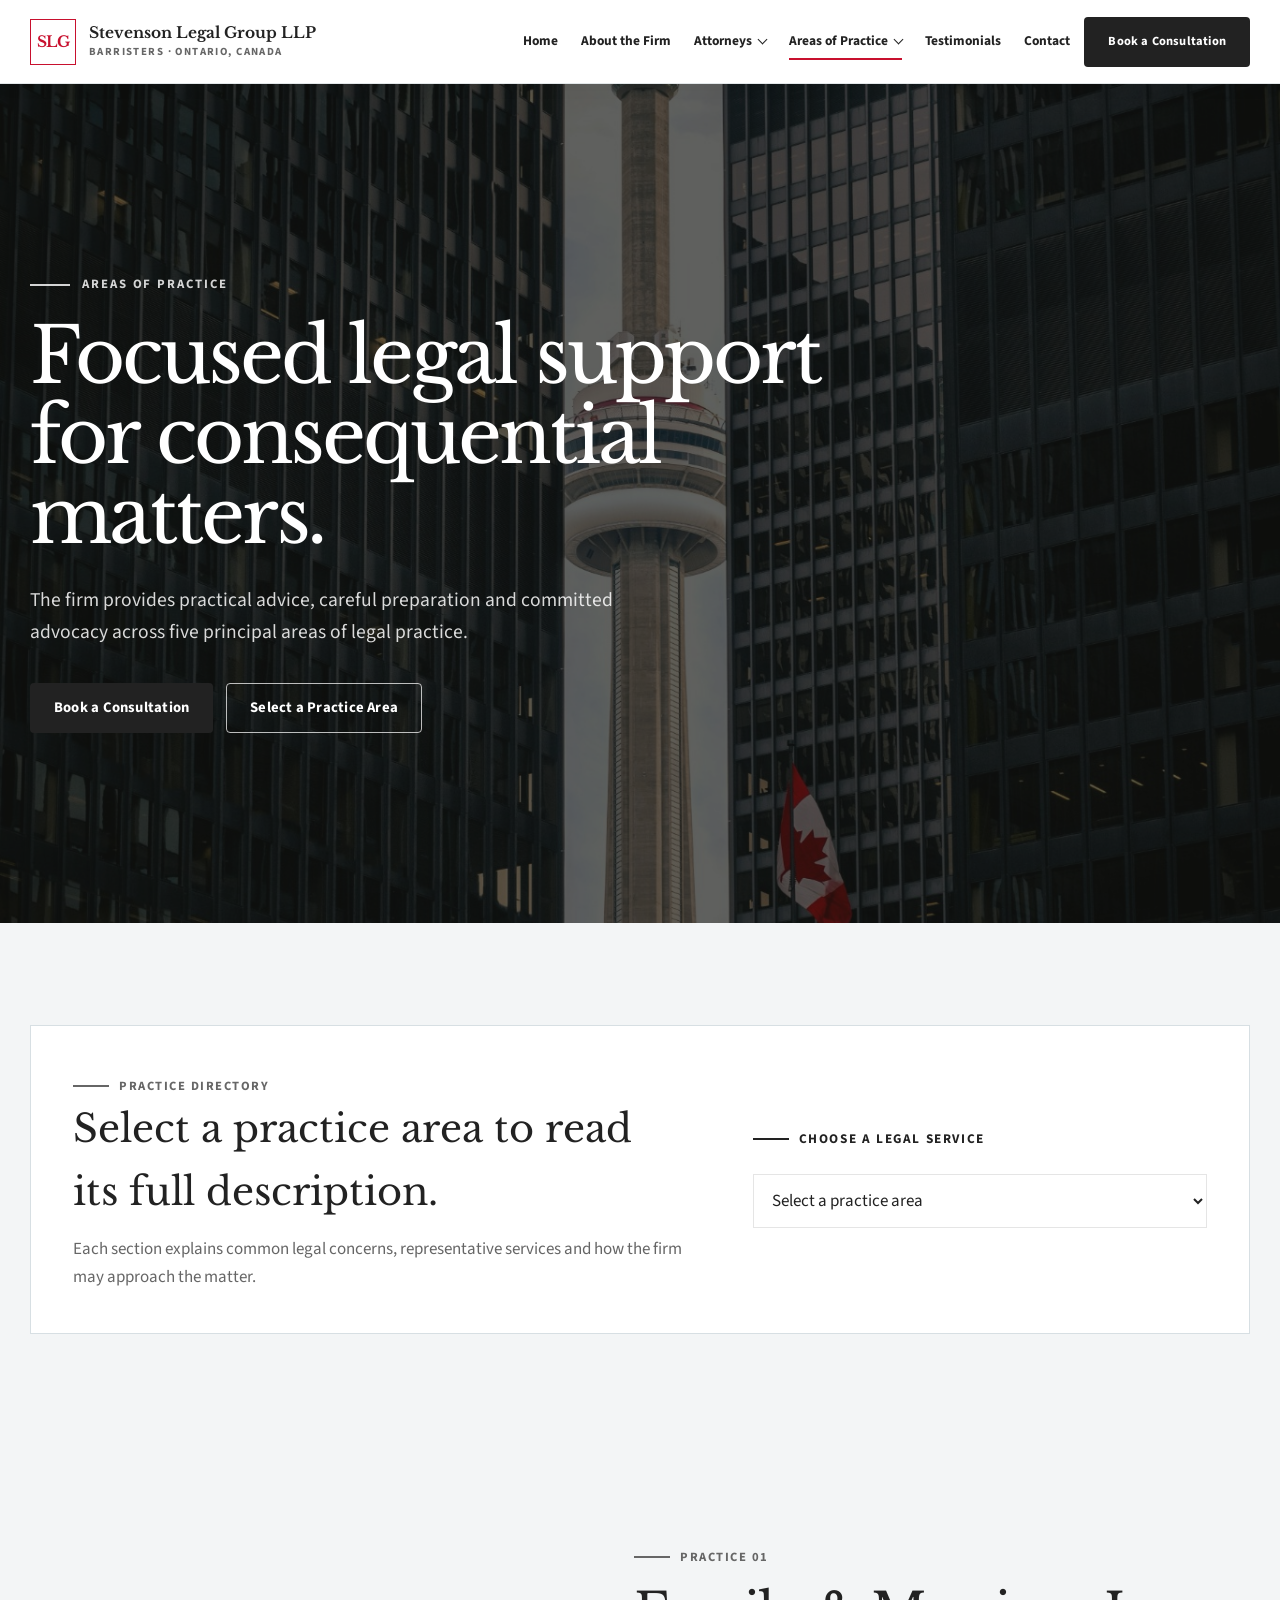
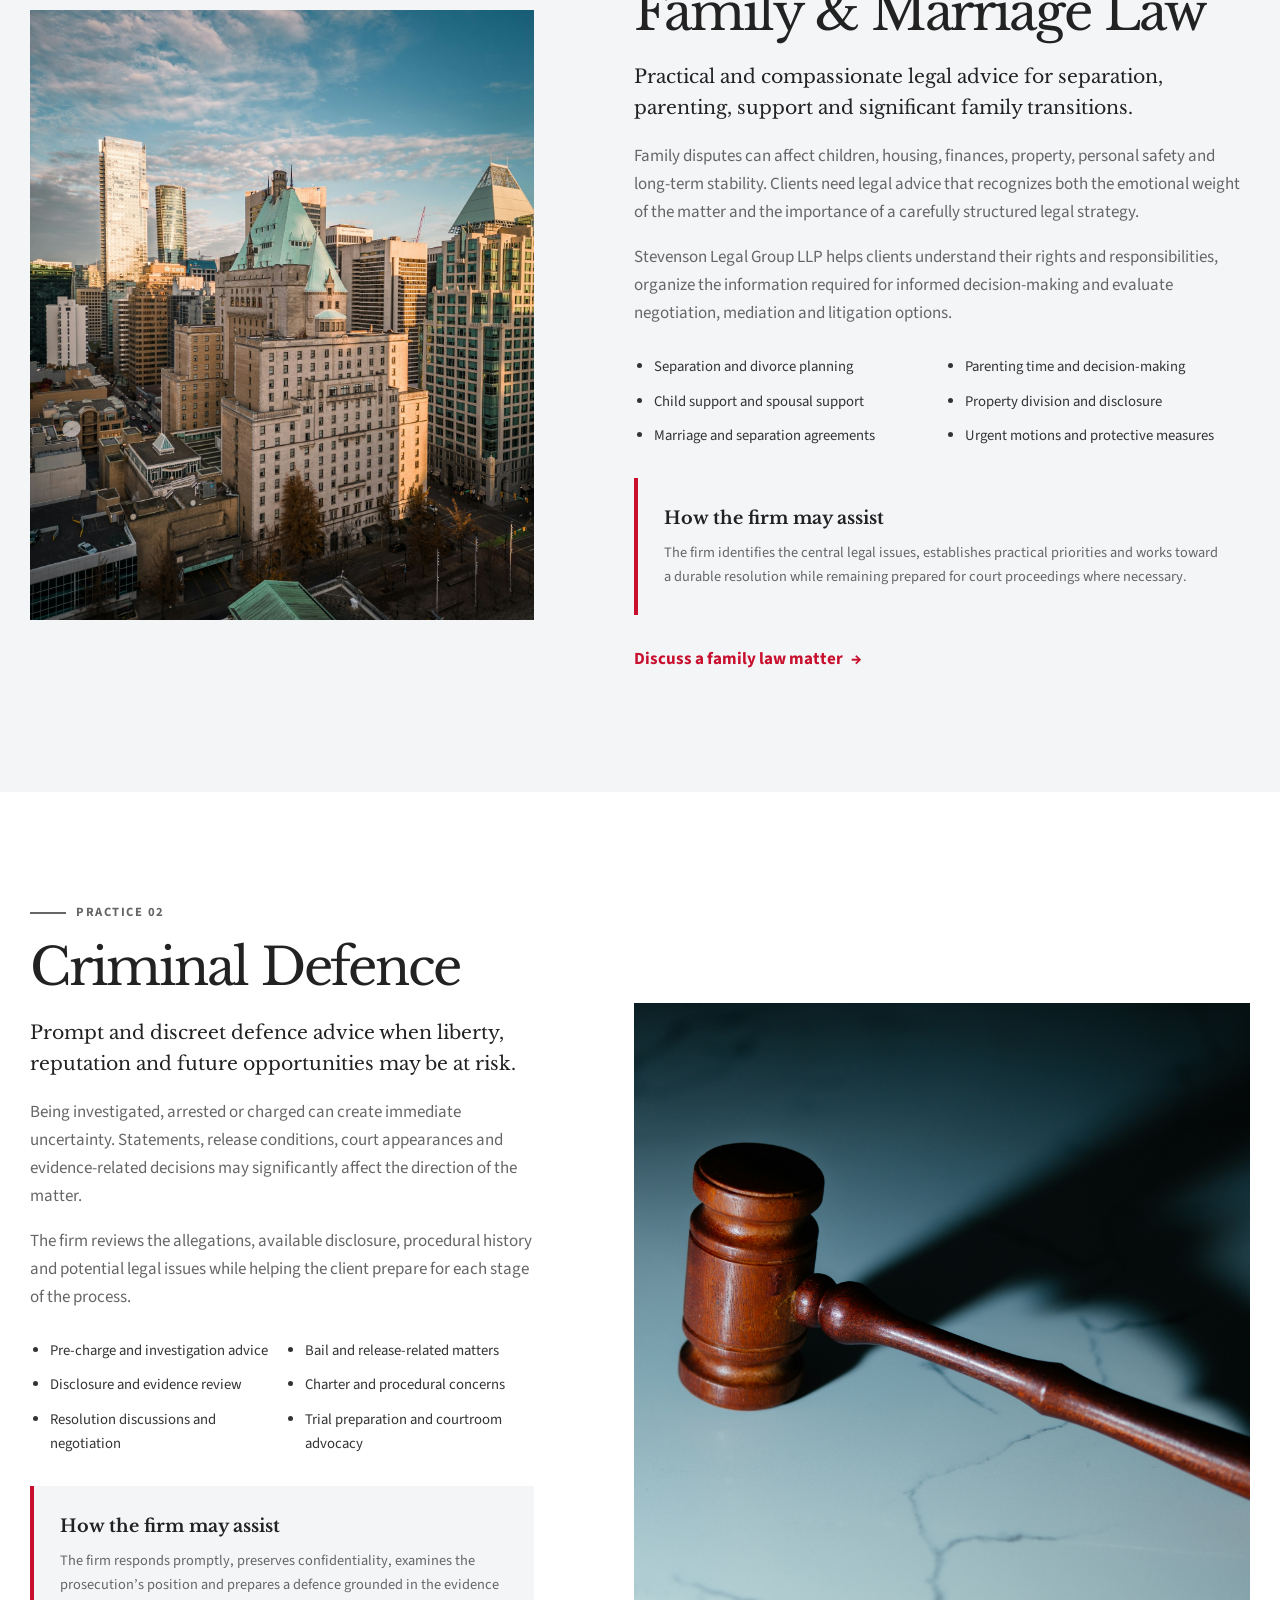
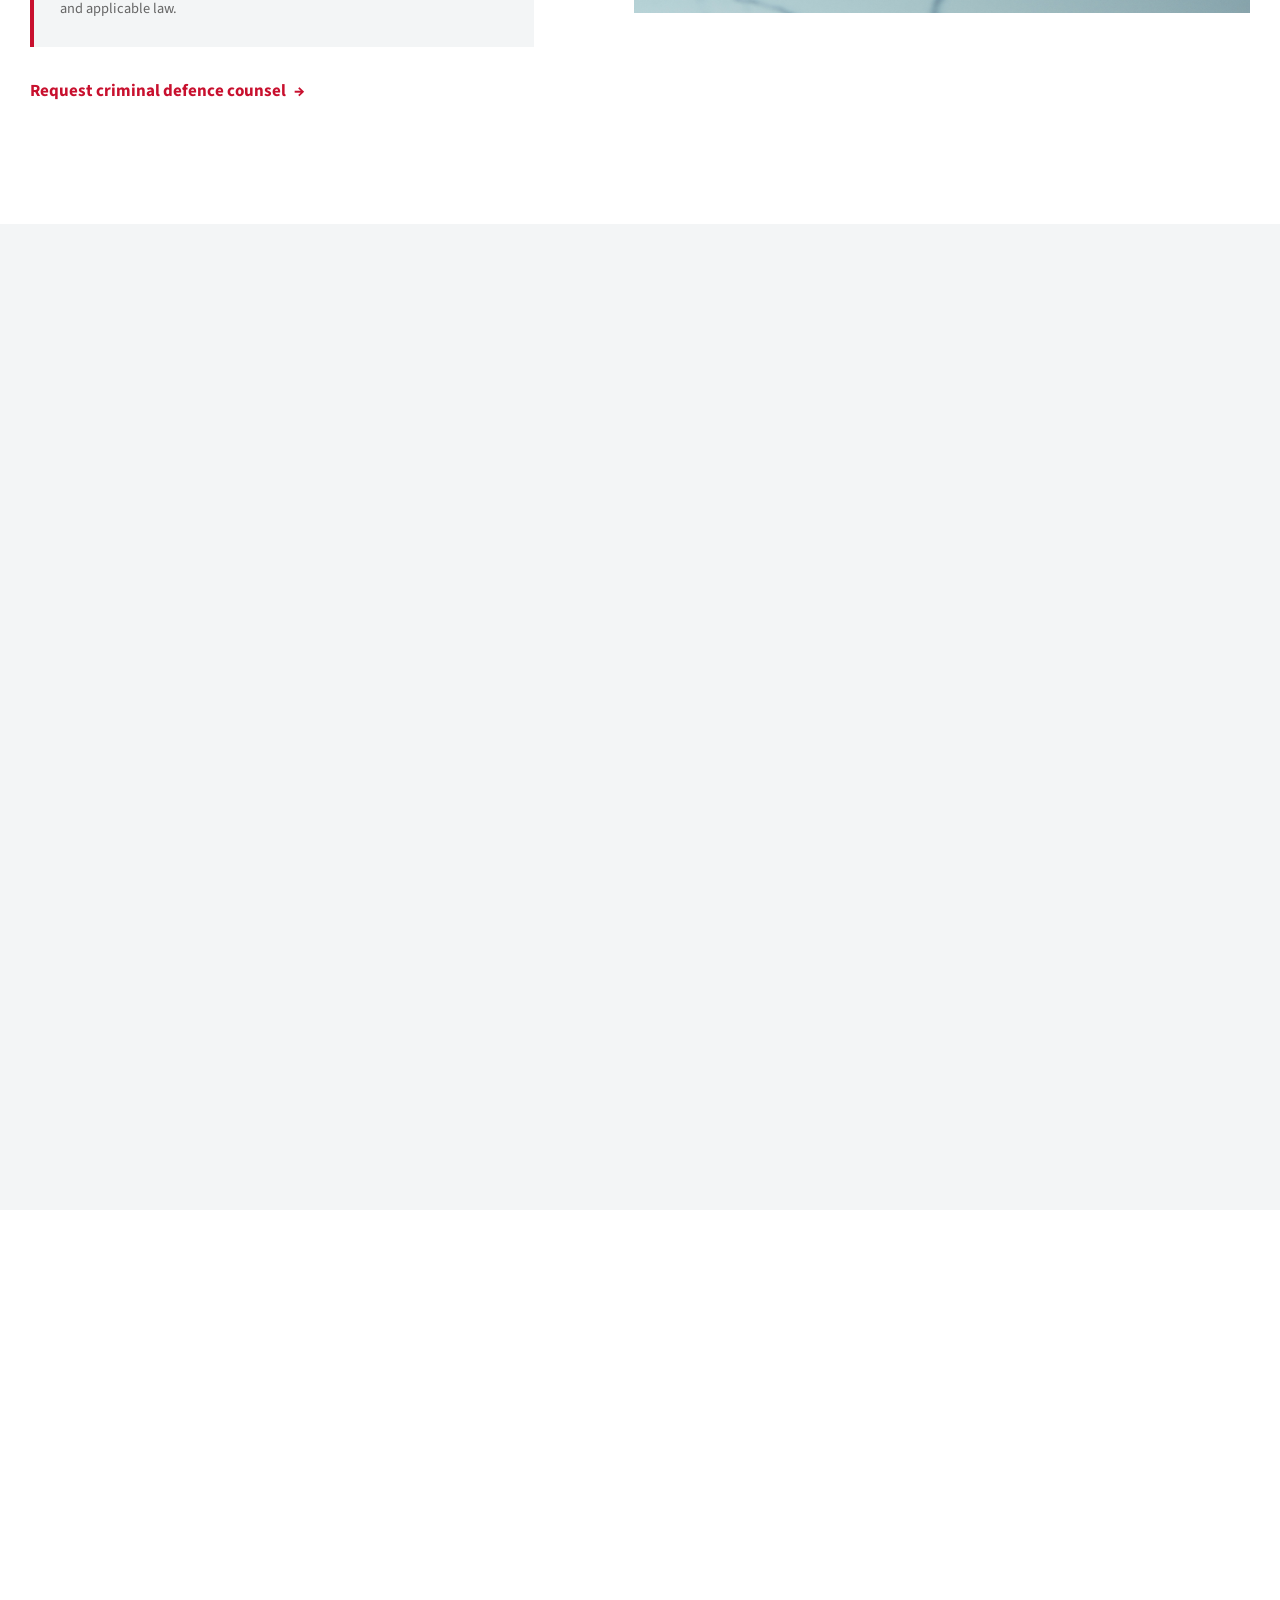
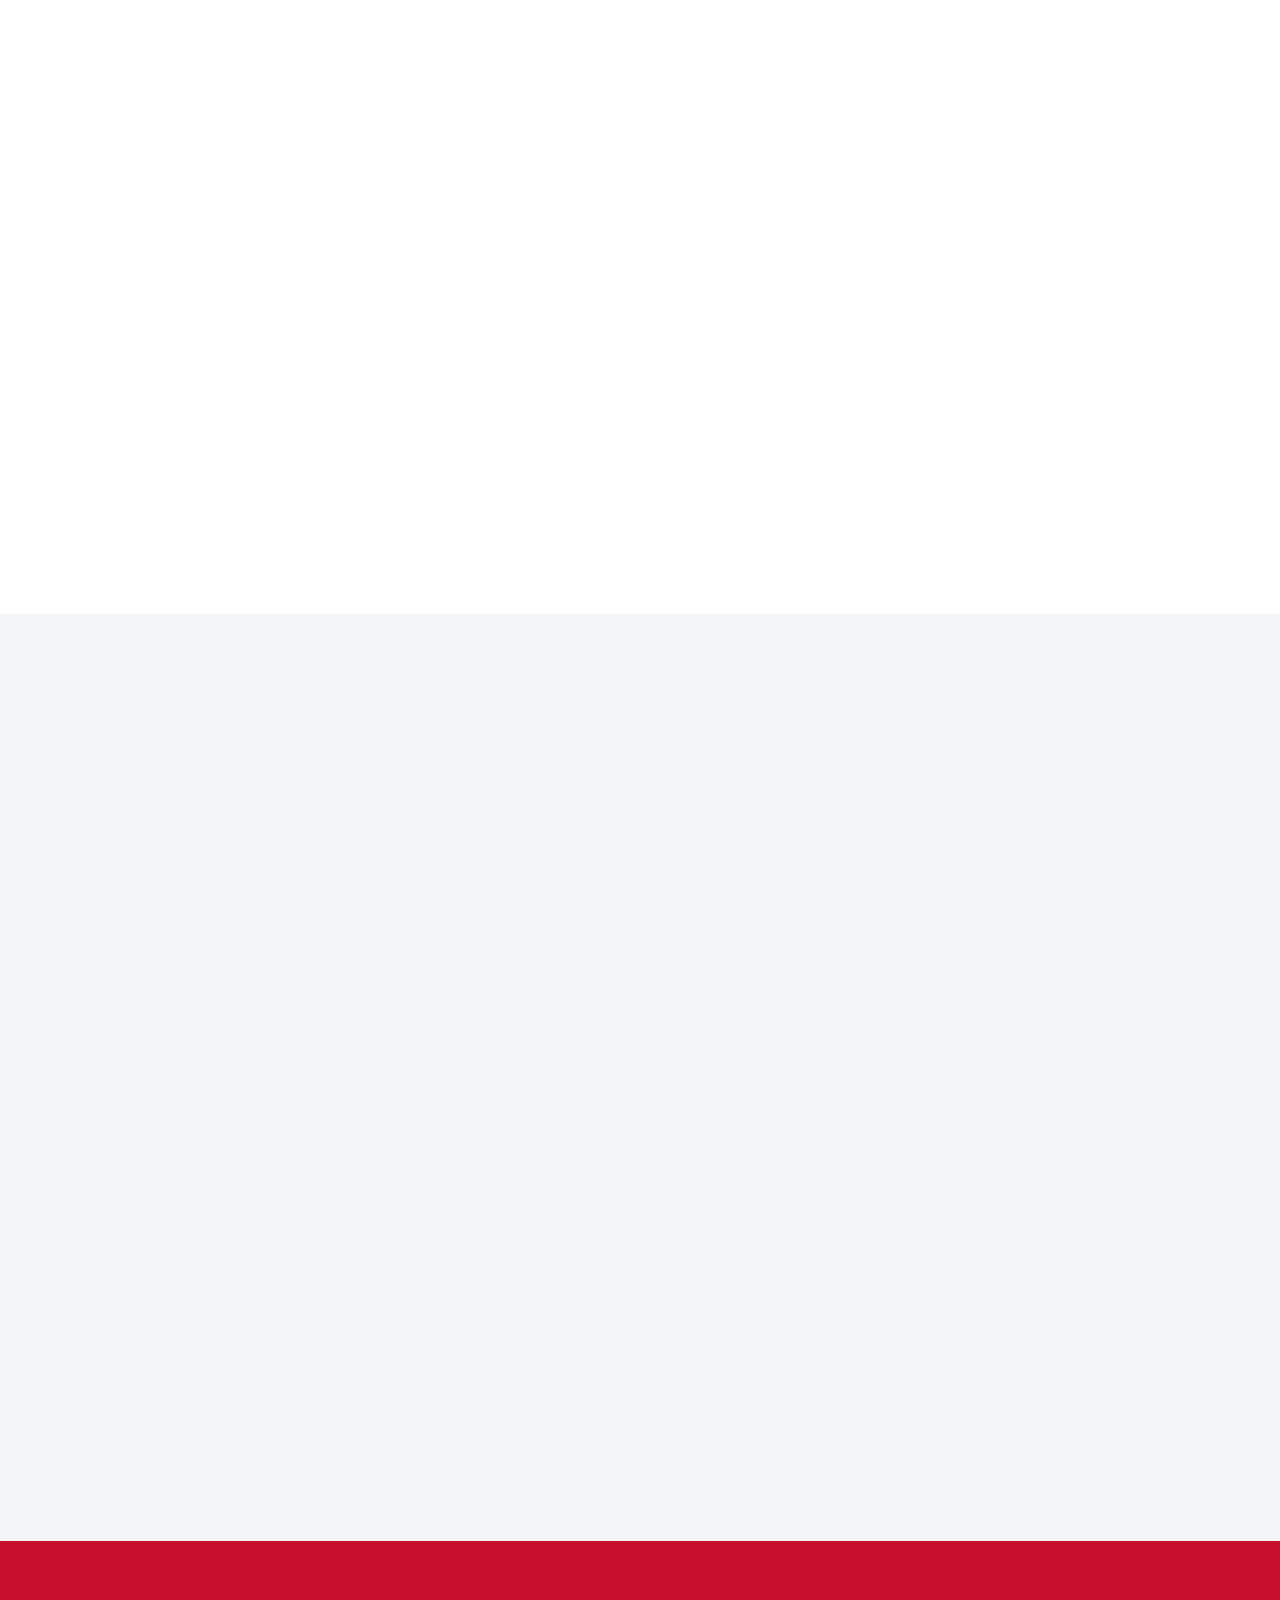
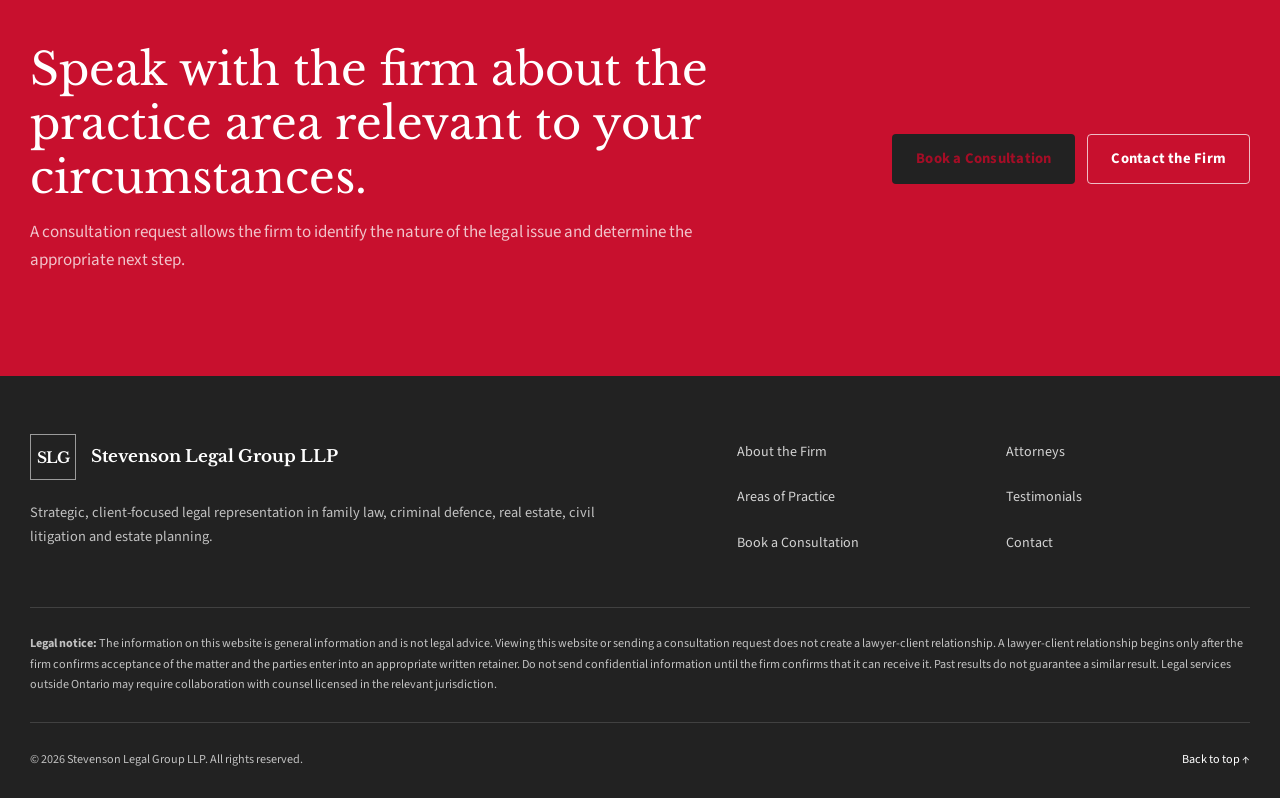
<file: practice-areas.html>
<!DOCTYPE html>
<html lang="en-CA">
<head>
    <meta charset="UTF-8">

    <meta
        name="viewport"
        content="width=device-width, initial-scale=1, viewport-fit=cover"
    >

    <meta
        name="description"
        content="Explore the practice areas of Stevenson Legal Group LLP, including family law, criminal defence, real estate, civil litigation and estate planning."
    >

    <meta name="theme-color" content="#ffffff">

    <title>
        Areas of Practice | Stevenson Legal Group LLP
    </title>

    <link rel="preconnect" href="https://fonts.googleapis.com">
    <link rel="preconnect" href="https://fonts.gstatic.com" crossorigin>

    <link
        href="https://fonts.googleapis.com/css2?family=Libre+Baskerville:wght@400;700&family=Source+Sans+3:wght@400;500;600;700&display=swap"
        rel="stylesheet"
    >

    <link rel="stylesheet" href="assets/pages-final-v2.css">
    <script src="assets/pages-google-sheet-v1.js" defer></script>
</head>

<body>
    <a class="skip-link" href="#main-content">
        Skip to main content
    </a>

    <site-header active="practice"></site-header>

    <main id="main-content">
        <section
            class="page-hero page-hero--practice"
            aria-labelledby="page-title"
        >
            <div class="container page-hero__inner">
                <div class="page-hero__content">
                    <p class="page-hero__kicker">
                        Areas of Practice
                    </p>

                    <h1 id="page-title">
                        Focused legal support for consequential matters.
                    </h1>

                    <p class="page-hero__description">
                        The firm provides practical advice, careful preparation
                        and committed advocacy across five principal areas of
                        legal practice.
                    </p>

                    <div class="page-hero__actions">
                        <a
                            class="button"
                            href="consultation.html"
                        >
                            Book a Consultation
                        </a>

                        <a
                            class="button button--outline"
                            href="#practice-directory-section"
                        >
                            Select a Practice Area
                        </a>
                    </div>
                </div>
            </div>
        </section>

        <section
            class="section section--paper"
            id="practice-directory-section"
        >
            <div class="container">
                <div class="practice-directory reveal">
                    <div>
                        <p class="eyebrow">Practice Directory</p>

                        <h2>
                            Select a practice area to read its full
                            description.
                        </h2>

                        <p>
                            Each section explains common legal concerns,
                            representative services and how the firm may
                            approach the matter.
                        </p>
                    </div>

                    <div>
                        <label
                            for="practice-directory"
                            class="eyebrow"
                        >
                            Choose a legal service
                        </label>

                        <select id="practice-directory">
                            <option value="">
                                Select a practice area
                            </option>

                            <option value="#family-law">
                                Family &amp; Marriage Law
                            </option>

                            <option value="#criminal-defence">
                                Criminal Defence
                            </option>

                            <option value="#real-estate">
                                Real Estate &amp; Property Law
                            </option>

                            <option value="#civil-litigation">
                                Civil Litigation
                            </option>

                            <option value="#estate-planning">
                                Estate Planning
                            </option>
                        </select>
                    </div>
                </div>
            </div>
        </section>

        <section
            class="section section--light practice-section"
            id="family-law"
        >
            <div class="container practice-layout">
                <div class="practice-photo reveal">
                    <img
                        src="assets/courthouse-atrium.jpg"
                        alt="Courthouse atrium with formal seating"
                        loading="lazy"
                    >
                </div>

                <div class="practice-content reveal">
                    <p class="eyebrow">Practice 01</p>

                    <h2>
                        Family &amp; Marriage Law
                    </h2>

                    <p class="practice-lead">
                        Practical and compassionate legal advice for
                        separation, parenting, support and significant family
                        transitions.
                    </p>

                    <p>
                        Family disputes can affect children, housing, finances,
                        property, personal safety and long-term stability.
                        Clients need legal advice that recognizes both the
                        emotional weight of the matter and the importance of a
                        carefully structured legal strategy.
                    </p>

                    <p>
                        Stevenson Legal Group LLP helps clients understand
                        their rights and responsibilities, organize the
                        information required for informed decision-making and
                        evaluate negotiation, mediation and litigation options.
                    </p>

                    <ul class="service-list">
                        <li>Separation and divorce planning</li>
                        <li>Parenting time and decision-making</li>
                        <li>Child support and spousal support</li>
                        <li>Property division and disclosure</li>
                        <li>Marriage and separation agreements</li>
                        <li>Urgent motions and protective measures</li>
                    </ul>

                    <div class="help-panel">
                        <h3>How the firm may assist</h3>

                        <p>
                            The firm identifies the central legal issues,
                            establishes practical priorities and works toward
                            a durable resolution while remaining prepared for
                            court proceedings where necessary.
                        </p>
                    </div>

                    <p>
                        <a
                            class="text-link"
                            href="consultation.html"
                        >
                            Discuss a family law matter
                        </a>
                    </p>
                </div>
            </div>
        </section>

        <section
            class="section section--white practice-section"
            id="criminal-defence"
        >
            <div class="container practice-layout practice-layout--reverse">
                <div class="practice-photo reveal">
                    <img
                        src="assets/gavel.jpg"
                        alt="Wooden judicial gavel"
                        loading="lazy"
                    >
                </div>

                <div class="practice-content reveal">
                    <p class="eyebrow">Practice 02</p>

                    <h2>
                        Criminal Defence
                    </h2>

                    <p class="practice-lead">
                        Prompt and discreet defence advice when liberty,
                        reputation and future opportunities may be at risk.
                    </p>

                    <p>
                        Being investigated, arrested or charged can create
                        immediate uncertainty. Statements, release conditions,
                        court appearances and evidence-related decisions may
                        significantly affect the direction of the matter.
                    </p>

                    <p>
                        The firm reviews the allegations, available disclosure,
                        procedural history and potential legal issues while
                        helping the client prepare for each stage of the
                        process.
                    </p>

                    <ul class="service-list">
                        <li>Pre-charge and investigation advice</li>
                        <li>Bail and release-related matters</li>
                        <li>Disclosure and evidence review</li>
                        <li>Charter and procedural concerns</li>
                        <li>Resolution discussions and negotiation</li>
                        <li>Trial preparation and courtroom advocacy</li>
                    </ul>

                    <div class="help-panel">
                        <h3>How the firm may assist</h3>

                        <p>
                            The firm responds promptly, preserves
                            confidentiality, examines the prosecution’s
                            position and prepares a defence grounded in the
                            evidence and applicable law.
                        </p>
                    </div>

                    <p>
                        <a
                            class="text-link"
                            href="consultation.html"
                        >
                            Request criminal defence counsel
                        </a>
                    </p>
                </div>
            </div>
        </section>

        <section
            class="section section--light practice-section"
            id="real-estate"
        >
            <div class="container practice-layout">
                <div class="practice-photo reveal">
                    <img
                        src="assets/city-towers.jpg"
                        alt="Commercial office buildings viewed from below"
                        loading="lazy"
                    >
                </div>

                <div class="practice-content reveal">
                    <p class="eyebrow">Practice 03</p>

                    <h2>
                        Real Estate &amp; Property Law
                    </h2>

                    <p class="practice-lead">
                        Clear legal guidance for transactions, ownership
                        concerns and disputes involving valuable property
                        interests.
                    </p>

                    <p>
                        Real estate matters frequently involve strict
                        deadlines, detailed agreements and substantial
                        financial commitments. A careful legal review may
                        identify title concerns, contractual exposure or
                        ownership issues before they become more difficult to
                        resolve.
                    </p>

                    <p>
                        Stevenson Legal Group LLP assists with transaction
                        planning, document review and disputes involving
                        ownership, access, agreements and other property
                        interests.
                    </p>

                    <ul class="service-list">
                        <li>Residential purchase and sale matters</li>
                        <li>Agreement and document review</li>
                        <li>Title and ownership concerns</li>
                        <li>Co-ownership and partition disputes</li>
                        <li>Boundary, access and easement issues</li>
                        <li>Failed transactions and contract claims</li>
                    </ul>

                    <div class="help-panel">
                        <h3>How the firm may assist</h3>

                        <p>
                            The firm reviews the legal structure of the
                            transaction or dispute, identifies exposure and
                            develops a practical approach designed to protect
                            the client’s property interest.
                        </p>
                    </div>

                    <p>
                        <a
                            class="text-link"
                            href="consultation.html"
                        >
                            Discuss a real estate matter
                        </a>
                    </p>
                </div>
            </div>
        </section>

        <section
            class="section section--white practice-section"
            id="civil-litigation"
        >
            <div class="container practice-layout practice-layout--reverse">
                <div class="practice-photo reveal">
                    <img
                        src="assets/courthouse-columns.jpg"
                        alt="Traditional courthouse columns and architectural details"
                        loading="lazy"
                    >
                </div>

                <div class="practice-content reveal">
                    <p class="eyebrow">Practice 04</p>

                    <h2>
                        Civil Litigation
                    </h2>

                    <p class="practice-lead">
                        Strategic representation for contract, financial,
                        business and property-related disputes.
                    </p>

                    <p>
                        Effective litigation requires more than filing
                        documents. It requires a clear theory of the case,
                        reliable evidence, careful risk assessment and a plan
                        for each procedural stage.
                    </p>

                    <p>
                        The firm evaluates the legal and practical
                        considerations affecting the dispute, including cost,
                        timing, evidence, damages, enforceability and possible
                        settlement opportunities.
                    </p>

                    <ul class="service-list">
                        <li>Contract and payment disputes</li>
                        <li>Business and commercial claims</li>
                        <li>Property-related litigation</li>
                        <li>Negligence and financial loss claims</li>
                        <li>Demand letters and settlement negotiation</li>
                        <li>Motions, hearings and trial preparation</li>
                    </ul>

                    <div class="help-panel">
                        <h3>How the firm may assist</h3>

                        <p>
                            The firm identifies the strongest available
                            arguments, builds the evidentiary record and
                            pursues a proportionate resolution through
                            negotiation or litigation.
                        </p>
                    </div>

                    <p>
                        <a
                            class="text-link"
                            href="consultation.html"
                        >
                            Discuss a civil dispute
                        </a>
                    </p>
                </div>
            </div>
        </section>

        <section
            class="section section--light practice-section"
            id="estate-planning"
        >
            <div class="container practice-layout">
                <div class="practice-photo reveal">
                    <img
                        src="assets/law-books.jpg"
                        alt="Shelves containing legal and reference books"
                        loading="lazy"
                    >
                </div>

                <div class="practice-content reveal">
                    <p class="eyebrow">Practice 05</p>

                    <h2>
                        Estate Planning
                    </h2>

                    <p class="practice-lead">
                        Thoughtful planning to protect personal instructions,
                        family interests and the administration of an estate.
                    </p>

                    <p>
                        A properly considered estate plan can help reduce
                        uncertainty, protect intended beneficiaries and
                        provide clear guidance to the people responsible for
                        carrying out important decisions.
                    </p>

                    <p>
                        The firm helps clients examine family circumstances,
                        assets, decision-making needs and administration
                        concerns before preparing or updating estate
                        documents.
                    </p>

                    <ul class="service-list">
                        <li>Wills and estate-planning reviews</li>
                        <li>Powers of attorney</li>
                        <li>Executor and trustee considerations</li>
                        <li>Beneficiary and family concerns</li>
                        <li>Estate administration guidance</li>
                        <li>Planning after significant life changes</li>
                    </ul>

                    <div class="help-panel">
                        <h3>How the firm may assist</h3>

                        <p>
                            The firm translates the client’s instructions into
                            clear legal documents and identifies issues that
                            could otherwise create uncertainty, delay or
                            conflict.
                        </p>
                    </div>

                    <p>
                        <a
                            class="text-link"
                            href="consultation.html"
                        >
                            Begin an estate-planning consultation
                        </a>
                    </p>
                </div>
            </div>
        </section>

        <section class="section page-cta">
            <div class="container page-cta__layout">
                <div>
                    <h2>
                        Speak with the firm about the practice area relevant
                        to your circumstances.
                    </h2>

                    <p>
                        A consultation request allows the firm to identify the
                        nature of the legal issue and determine the appropriate
                        next step.
                    </p>
                </div>

                <div class="page-cta__actions">
                    <a
                        class="button button--light"
                        href="consultation.html"
                    >
                        Book a Consultation
                    </a>

                    <a
                        class="button button--outline"
                        href="contact.html"
                    >
                        Contact the Firm
                    </a>
                </div>
            </div>
        </section>
    </main>

    <site-footer></site-footer>
</body>
</html>
</file>
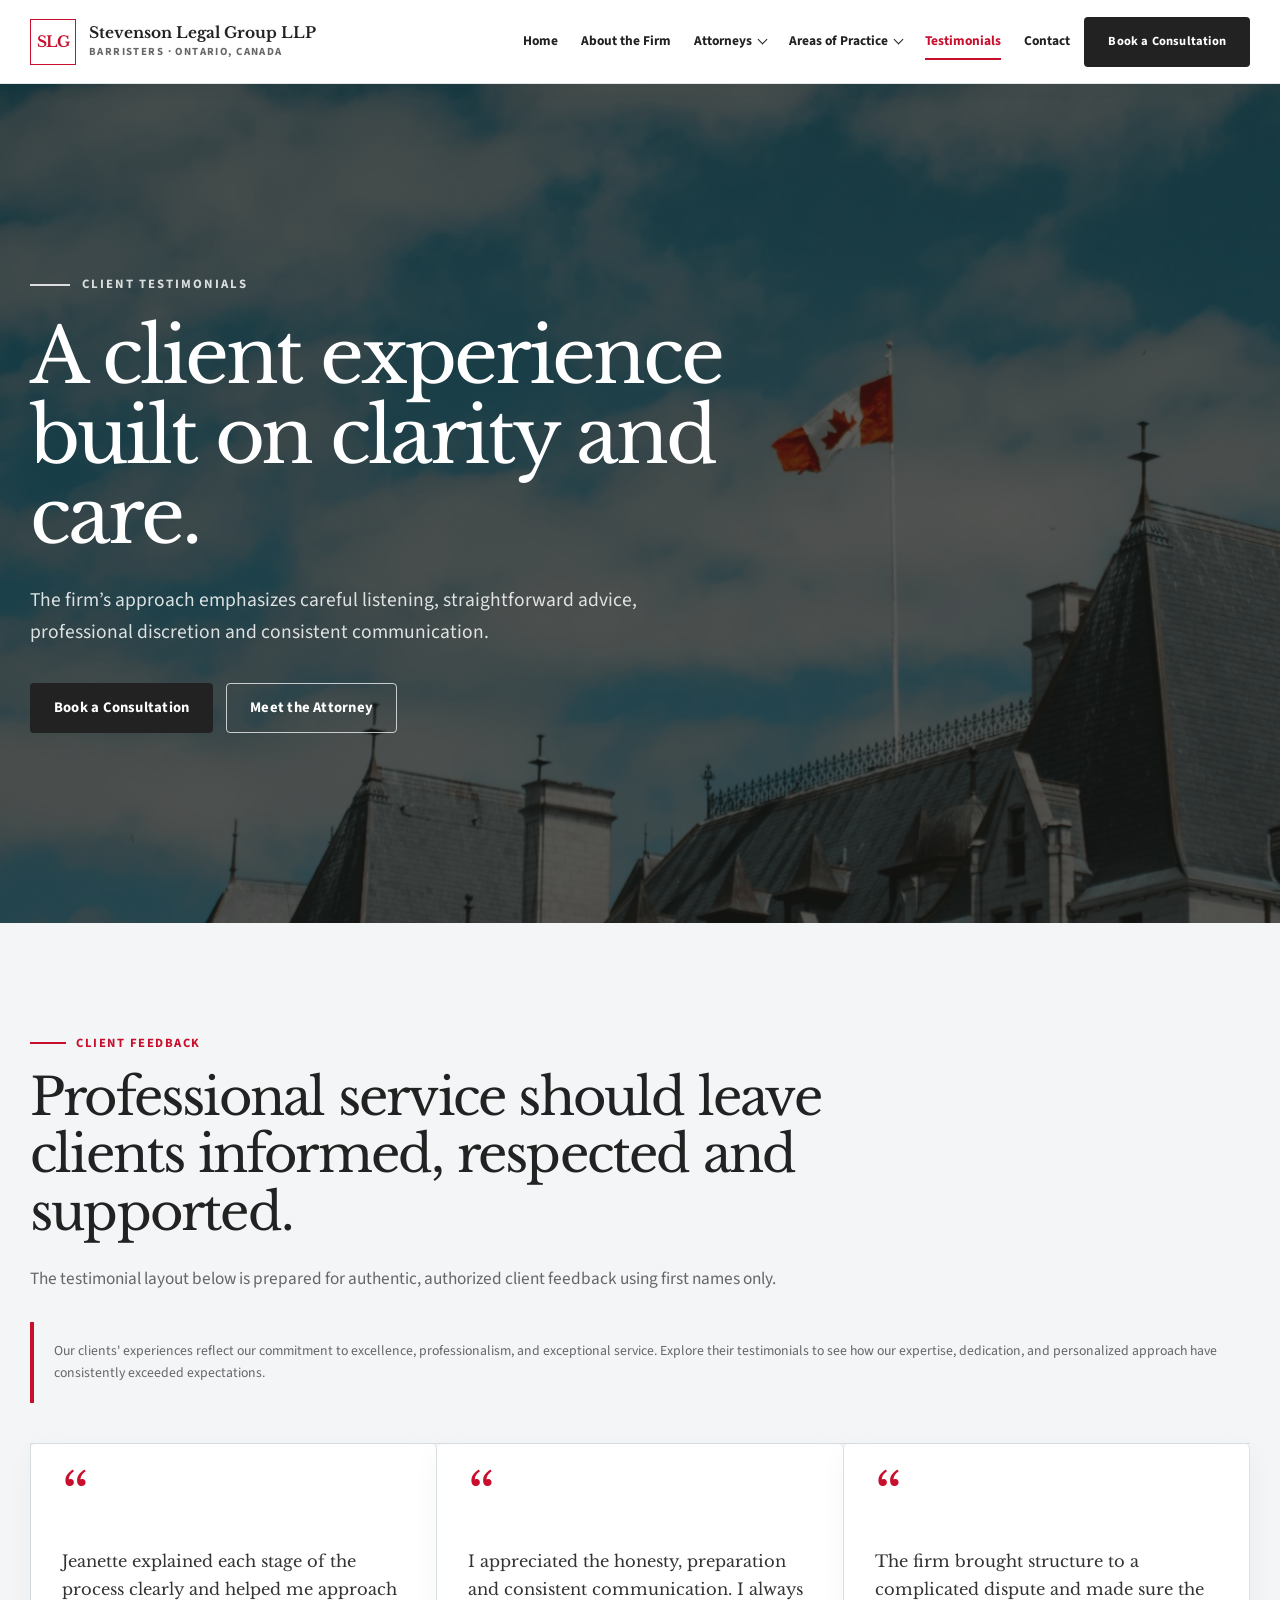
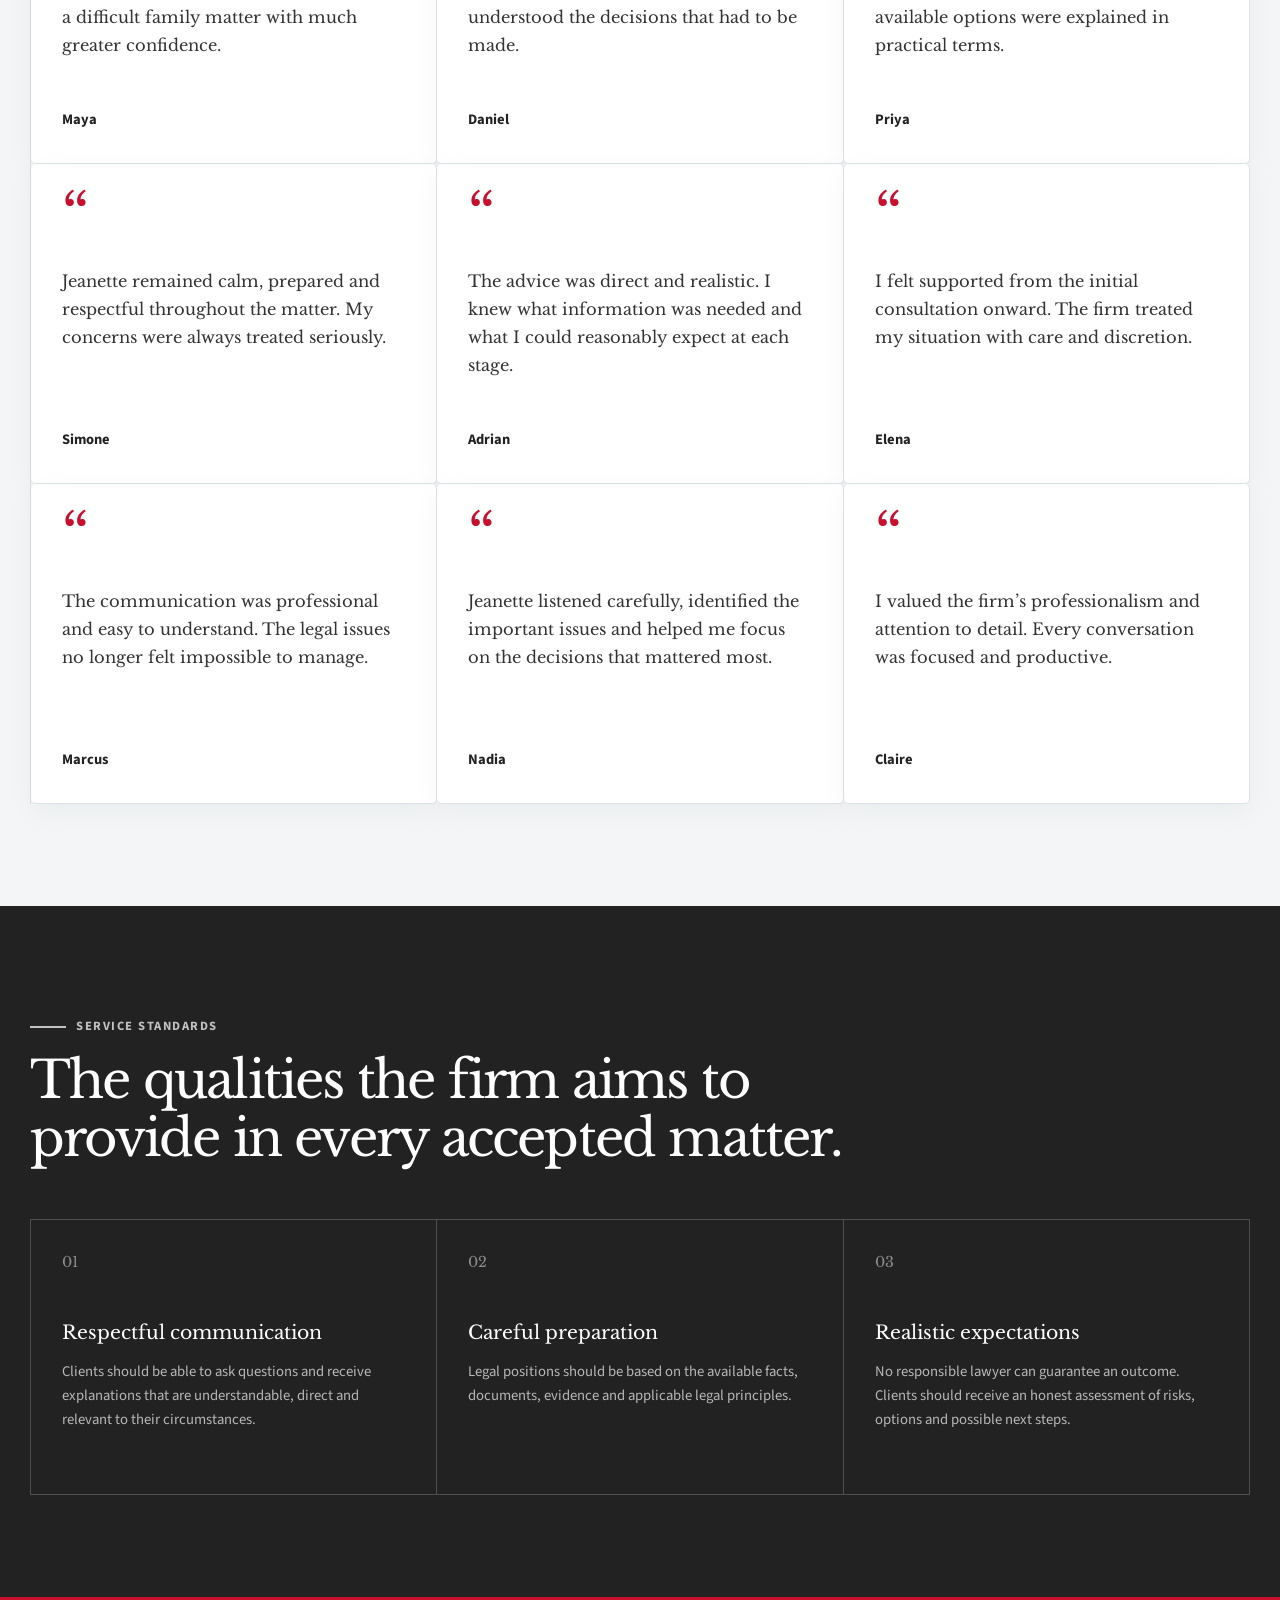
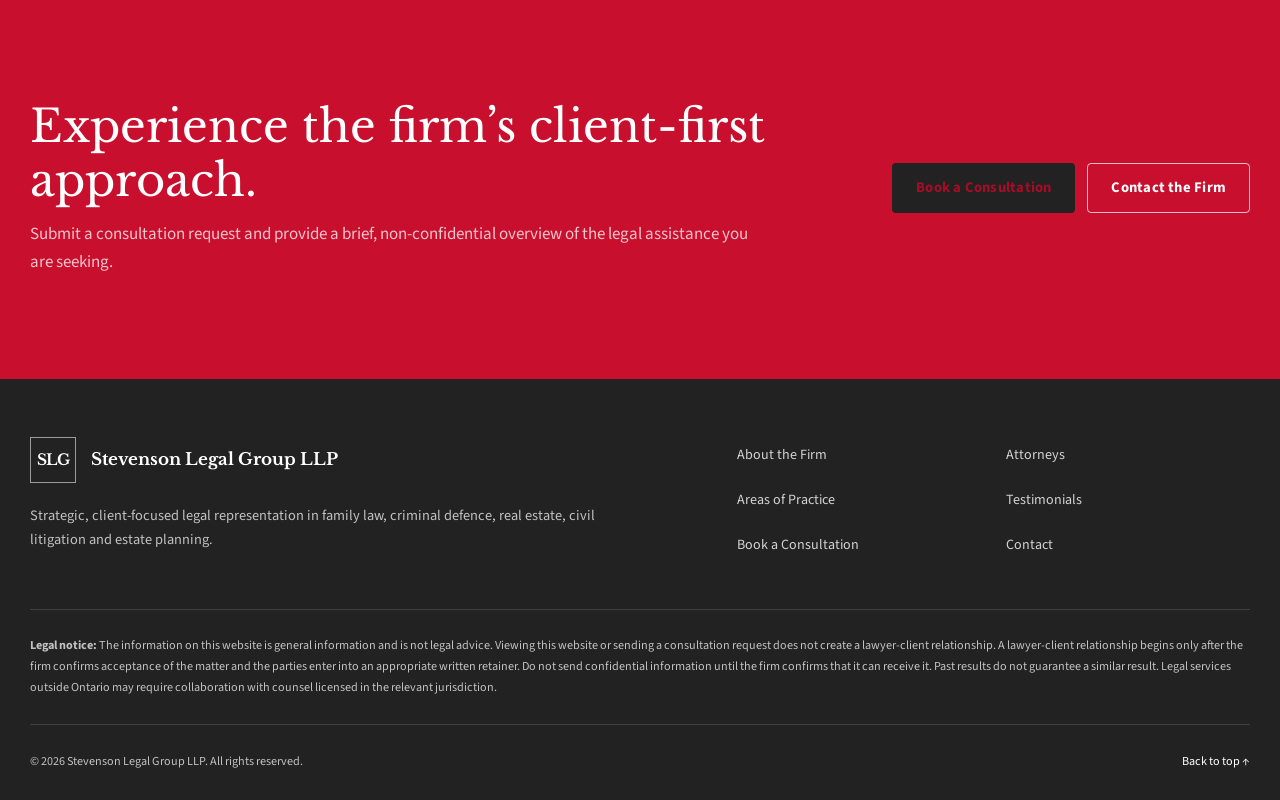
<file: testimonials.html>
<!DOCTYPE html>
<html lang="en-CA">
<head>
    <meta charset="UTF-8">

    <meta
        name="viewport"
        content="width=device-width, initial-scale=1, viewport-fit=cover"
    >

    <meta
        name="description"
        content="Client feedback and testimonial presentation for Stevenson Legal Group LLP."
    >

    <meta name="theme-color" content="#ffffff">

    <title>
        Testimonials | Stevenson Legal Group LLP
    </title>

    <link rel="preconnect" href="https://fonts.googleapis.com">
    <link rel="preconnect" href="https://fonts.gstatic.com" crossorigin>

    <link
        href="https://fonts.googleapis.com/css2?family=Libre+Baskerville:wght@400;700&family=Source+Sans+3:wght@400;500;600;700&display=swap"
        rel="stylesheet"
    >

    <link rel="stylesheet" href="assets/pages-final-v2.css">
    <script src="assets/pages-final-v2.js" defer></script>
</head>

<body>
    <a class="skip-link" href="#main-content">
        Skip to main content
    </a>

    <site-header active="testimonials"></site-header>

    <main id="main-content">
        <section
            class="page-hero page-hero--testimonials"
            aria-labelledby="page-title"
        >
            <div class="container page-hero__inner">
                <div class="page-hero__content">
                    <p class="page-hero__kicker">
                        Client Testimonials
                    </p>

                    <h1 id="page-title">
                        A client experience built on clarity and care.
                    </h1>

                    <p class="page-hero__description">
                        The firm’s approach emphasizes careful listening,
                        straightforward advice, professional discretion and
                        consistent communication.
                    </p>

                    <div class="page-hero__actions">
                        <a
                            class="button"
                            href="consultation.html"
                        >
                            Book a Consultation
                        </a>

                        <a
                            class="button button--outline"
                            href="attorneys.html"
                        >
                            Meet the Attorney
                        </a>
                    </div>
                </div>
            </div>
        </section>

        <section class="section section--light">
            <div class="container">
                <p class="eyebrow">
                    Client Feedback
                </p>

                <h2 class="section-title">
                    Professional service should leave clients informed,
                    respected and supported.
                </h2>

                <p class="section-intro">
                    The testimonial layout below is prepared for authentic,
                    authorized client feedback using first names only.
                </p>

                <div class="testimonial-notice">
                    Our clients' experiences reflect our commitment to excellence,
                    professionalism, and exceptional service. Explore their
                    testimonials to see how our expertise, dedication, and
                    personalized approach have consistently exceeded expectations.
                </div>

                <div class="testimonial-grid">
                    <article class="testimonial-card reveal">
                        <div>
                            <span
                                class="testimonial-quote"
                                aria-hidden="true"
                            >
                                “
                            </span>

                            <blockquote>
                                Jeanette explained each stage of the process
                                clearly and helped me approach a difficult
                                family matter with much greater confidence.
                            </blockquote>
                        </div>

                        <footer>
                            <strong>Maya</strong>
                        </footer>
                    </article>

                    <article class="testimonial-card reveal">
                        <div>
                            <span
                                class="testimonial-quote"
                                aria-hidden="true"
                            >
                                “
                            </span>

                            <blockquote>
                                I appreciated the honesty, preparation and
                                consistent communication. I always understood
                                the decisions that had to be made.
                            </blockquote>
                        </div>

                        <footer>
                            <strong>Daniel</strong>
                        </footer>
                    </article>

                    <article class="testimonial-card reveal">
                        <div>
                            <span
                                class="testimonial-quote"
                                aria-hidden="true"
                            >
                                “
                            </span>

                            <blockquote>
                                The firm brought structure to a complicated
                                dispute and made sure the available options
                                were explained in practical terms.
                            </blockquote>
                        </div>

                        <footer>
                            <strong>Priya</strong>
                        </footer>
                    </article>

                    <article class="testimonial-card reveal">
                        <div>
                            <span
                                class="testimonial-quote"
                                aria-hidden="true"
                            >
                                “
                            </span>

                            <blockquote>
                                Jeanette remained calm, prepared and respectful
                                throughout the matter. My concerns were always
                                treated seriously.
                            </blockquote>
                        </div>

                        <footer>
                            <strong>Simone</strong>
                        </footer>
                    </article>

                    <article class="testimonial-card reveal">
                        <div>
                            <span
                                class="testimonial-quote"
                                aria-hidden="true"
                            >
                                “
                            </span>

                            <blockquote>
                                The advice was direct and realistic. I knew
                                what information was needed and what I could
                                reasonably expect at each stage.
                            </blockquote>
                        </div>

                        <footer>
                            <strong>Adrian</strong>
                        </footer>
                    </article>

                    <article class="testimonial-card reveal">
                        <div>
                            <span
                                class="testimonial-quote"
                                aria-hidden="true"
                            >
                                “
                            </span>

                            <blockquote>
                                I felt supported from the initial consultation
                                onward. The firm treated my situation with care
                                and discretion.
                            </blockquote>
                        </div>

                        <footer>
                            <strong>Elena</strong>
                        </footer>
                    </article>

                    <article class="testimonial-card reveal">
                        <div>
                            <span
                                class="testimonial-quote"
                                aria-hidden="true"
                            >
                                “
                            </span>

                            <blockquote>
                                The communication was professional and easy to
                                understand. The legal issues no longer felt
                                impossible to manage.
                            </blockquote>
                        </div>

                        <footer>
                            <strong>Marcus</strong>
                        </footer>
                    </article>

                    <article class="testimonial-card reveal">
                        <div>
                            <span
                                class="testimonial-quote"
                                aria-hidden="true"
                            >
                                “
                            </span>

                            <blockquote>
                                Jeanette listened carefully, identified the
                                important issues and helped me focus on the
                                decisions that mattered most.
                            </blockquote>
                        </div>

                        <footer>
                            <strong>Nadia</strong>
                        </footer>
                    </article>

                    <article class="testimonial-card reveal">
                        <div>
                            <span
                                class="testimonial-quote"
                                aria-hidden="true"
                            >
                                “
                            </span>

                            <blockquote>
                                I valued the firm’s professionalism and
                                attention to detail. Every conversation was
                                focused and productive.
                            </blockquote>
                        </div>

                        <footer>
                            <strong>Claire</strong>
                        </footer>
                    </article>
                </div>
            </div>
        </section>

        <section class="section section--dark">
            <div class="container">
                <p class="eyebrow">
                    Service Standards
                </p>

                <h2 class="section-title">
                    The qualities the firm aims to provide in every accepted
                    matter.
                </h2>

                <div class="expectation-grid">
                    <article class="expectation-card reveal">
                        <span>01</span>

                        <h3>Respectful communication</h3>

                        <p>
                            Clients should be able to ask questions and receive
                            explanations that are understandable, direct and
                            relevant to their circumstances.
                        </p>
                    </article>

                    <article class="expectation-card reveal">
                        <span>02</span>

                        <h3>Careful preparation</h3>

                        <p>
                            Legal positions should be based on the available
                            facts, documents, evidence and applicable legal
                            principles.
                        </p>
                    </article>

                    <article class="expectation-card reveal">
                        <span>03</span>

                        <h3>Realistic expectations</h3>

                        <p>
                            No responsible lawyer can guarantee an outcome.
                            Clients should receive an honest assessment of
                            risks, options and possible next steps.
                        </p>
                    </article>
                </div>
            </div>
        </section>

        <section class="section page-cta">
            <div class="container page-cta__layout">
                <div>
                    <h2>
                        Experience the firm’s client-first approach.
                    </h2>

                    <p>
                        Submit a consultation request and provide a brief,
                        non-confidential overview of the legal assistance you
                        are seeking.
                    </p>
                </div>

                <div class="page-cta__actions">
                    <a
                        class="button button--light"
                        href="consultation.html"
                    >
                        Book a Consultation
                    </a>

                    <a
                        class="button button--outline"
                        href="contact.html"
                    >
                        Contact the Firm
                    </a>
                </div>
            </div>
        </section>
    </main>

    <site-footer></site-footer>
</body>
</html>
</file>
<file: style-final-v2.css>
:root {
    --paper: #ffffff;
    --paper-light: #ffffff;
    --white: #ffffff;
    --ink: #222222;
    --charcoal: #292929;
    --charcoal-soft: #3a3a3a;
    --muted: #666666;
    --stone: #eeeeee;
    --stone-light: #f5f5f5;
    --burgundy: #c8102e;
    --burgundy-dark: #a50d26;
    --sage: #666666;
    --focus: #c8102e;
    --header-height: 82px;
    --container: 1180px;
    --serif: "Libre Baskerville", Georgia, serif;
    --sans: "Source Sans 3", Arial, sans-serif;
}

*,
*::before,
*::after {
    box-sizing: border-box;
}

html {
    scroll-behavior: smooth;
    scroll-padding-top: calc(var(--header-height) + 20px);
}

body {
    margin: 0;
    background: var(--paper);
    color: var(--ink);
    font-family: var(--sans);
    font-size: 17px;
    line-height: 1.65;
    text-rendering: optimizeLegibility;
    -webkit-font-smoothing: antialiased;
}

body.menu-open {
    overflow: hidden;
}

img {
    display: block;
    max-width: 100%;
}

button,
input,
select,
textarea {
    font: inherit;
}

button,
summary,
a {
    -webkit-tap-highlight-color: transparent;
}

button {
    cursor: pointer;
}

a {
    color: inherit;
}

::selection {
    background: var(--burgundy);
    color: var(--white);
}

:focus-visible {
    outline: 3px solid var(--focus);
    outline-offset: 4px;
}

.skip-link {
    position: fixed;
    top: 12px;
    left: 12px;
    z-index: 5000;
    padding: 10px 16px;
    background: var(--white);
    color: var(--ink);
    border: 2px solid var(--burgundy);
    transform: translateY(-160%);
    transition: transform 180ms ease;
}

.skip-link:focus {
    transform: translateY(0);
}

.container {
    width: min(calc(100% - 40px), var(--container));
    margin-inline: auto;
}

.section {
    padding: 110px 0;
}

.section--light {
    background: var(--paper-light);
}

.section--white {
    background: var(--white);
}

.eyebrow {
    display: inline-flex;
    align-items: center;
    gap: 10px;
    margin: 0 0 18px;
    color: var(--burgundy);
    font-size: 0.79rem;
    font-weight: 700;
    letter-spacing: 0.14em;
    line-height: 1.2;
    text-transform: uppercase;
}

.eyebrow::before {
    width: 36px;
    height: 2px;
    background: currentColor;
    content: "";
}

.section-title {
    max-width: 820px;
    margin: 0;
    font-family: var(--serif);
    font-size: clamp(2.15rem, 4vw, 4.2rem);
    font-weight: 400;
    letter-spacing: -0.045em;
    line-height: 1.12;
}

.section-intro {
    max-width: 720px;
    margin: 24px 0 0;
    color: var(--muted);
    font-size: 1.08rem;
}

.button {
    display: inline-flex;
    min-height: 52px;
    align-items: center;
    justify-content: center;
    gap: 10px;
    padding: 13px 22px;
    border: 1px solid transparent;
    border-radius: 2px;
    background: var(--burgundy);
    color: var(--white);
    font-size: 0.92rem;
    font-weight: 700;
    letter-spacing: 0.035em;
    line-height: 1.2;
    text-align: center;
    text-decoration: none;
    transition:
        background-color 180ms ease,
        border-color 180ms ease,
        color 180ms ease,
        transform 180ms ease;
}

.button:hover {
    background: var(--burgundy-dark);
    transform: translateY(-2px);
}

.button--outline {
    border-color: rgba(255, 255, 255, 0.7);
    background: transparent;
    color: var(--white);
}

.button--outline:hover {
    border-color: var(--white);
    background: var(--white);
    color: var(--ink);
}

.button--light {
    background: var(--white);
    color: var(--burgundy-dark);
}

.button--light:hover {
    background: var(--paper);
    color: var(--burgundy-dark);
}

.button--dark {
    background: var(--charcoal);
    color: var(--white);
}

.button--dark:hover {
    background: #111111;
}

.button svg {
    width: 19px;
    height: 19px;
    flex: 0 0 auto;
}

.text-link {
    display: inline-flex;
    align-items: center;
    gap: 8px;
    color: var(--burgundy);
    font-weight: 700;
    text-decoration: none;
}

.text-link::after {
    content: "→";
    transition: transform 180ms ease;
}

.text-link:hover::after {
    transform: translateX(4px);
}

/* Header */

.site-header {
    position: fixed;
    inset: 0 0 auto;
    z-index: 1000;
    height: var(--header-height);
    background: rgba(255, 255, 255, 0.98);
    border-bottom: 1px solid rgba(30, 31, 29, 0.12);
}

.header-inner {
    display: flex;
    height: 100%;
    align-items: center;
    justify-content: space-between;
    gap: 30px;
}

.brand {
    display: inline-flex;
    min-width: 250px;
    align-items: center;
    gap: 13px;
    color: var(--ink);
    text-decoration: none;
}

.brand-mark {
    display: grid;
    width: 46px;
    height: 46px;
    flex: 0 0 auto;
    place-items: center;
    border: 1px solid var(--burgundy);
    color: var(--burgundy);
    font-family: var(--serif);
    font-size: 0.95rem;
    font-weight: 700;
    letter-spacing: -0.06em;
}

.brand-copy {
    display: grid;
    line-height: 1.1;
}

.brand-name {
    font-family: var(--serif);
    font-size: 0.96rem;
    font-weight: 700;
}

.brand-type {
    margin-top: 5px;
    color: var(--muted);
    font-size: 0.68rem;
    font-weight: 700;
    letter-spacing: 0.13em;
    text-transform: uppercase;
}

.primary-nav {
    display: flex;
    align-items: center;
    gap: 5px;
}

.nav-link,
.nav-dropdown > summary {
    position: relative;
    display: flex;
    min-height: 44px;
    align-items: center;
    gap: 7px;
    padding: 10px 9px;
    border: 0;
    color: var(--charcoal);
    font-size: 0.84rem;
    font-weight: 700;
    line-height: 1.2;
    text-decoration: none;
    white-space: nowrap;
    list-style: none;
}

.nav-link::after {
    position: absolute;
    right: 9px;
    bottom: 4px;
    left: 9px;
    height: 2px;
    background: var(--burgundy);
    content: "";
    transform: scaleX(0);
    transform-origin: left;
    transition: transform 180ms ease;
}

.nav-link:hover::after,
.nav-link.is-active::after {
    transform: scaleX(1);
}

.nav-dropdown {
    position: relative;
}

.nav-dropdown > summary {
    cursor: pointer;
}

.nav-dropdown > summary::-webkit-details-marker {
    display: none;
}

.nav-dropdown > summary::after {
    width: 7px;
    height: 7px;
    margin-top: -4px;
    border-right: 1.5px solid currentColor;
    border-bottom: 1.5px solid currentColor;
    content: "";
    transform: rotate(45deg);
    transition: transform 180ms ease;
}

.nav-dropdown[open] > summary::after {
    margin-top: 4px;
    transform: rotate(225deg);
}

.dropdown-menu {
    position: absolute;
    top: calc(100% + 10px);
    left: 0;
    width: 290px;
    padding: 10px;
    background: var(--white);
    border: 1px solid var(--stone);
    box-shadow: 0 20px 45px rgba(25, 25, 23, 0.14);
}

.dropdown-menu--wide {
    width: 320px;
}

.dropdown-menu a {
    display: block;
    padding: 12px 13px;
    border-bottom: 1px solid var(--stone-light);
    color: var(--ink);
    font-size: 0.9rem;
    font-weight: 600;
    line-height: 1.35;
    text-decoration: none;
}

.dropdown-menu a:last-child {
    border-bottom: 0;
}

.dropdown-menu a:hover {
    background: var(--paper);
    color: var(--burgundy);
}

.header-cta {
    min-height: 44px;
    padding: 11px 15px;
    font-size: 0.78rem;
}

.menu-toggle {
    display: none;
    width: 46px;
    height: 46px;
    place-items: center;
    padding: 0;
    border: 1px solid var(--stone);
    background: transparent;
    color: var(--ink);
}

.menu-toggle-lines,
.menu-toggle-lines::before,
.menu-toggle-lines::after {
    display: block;
    width: 21px;
    height: 2px;
    background: currentColor;
    content: "";
    transition: transform 180ms ease, opacity 180ms ease;
}

.menu-toggle-lines {
    position: relative;
}

.menu-toggle-lines::before {
    position: absolute;
    top: -7px;
}

.menu-toggle-lines::after {
    position: absolute;
    top: 7px;
}

.menu-toggle[aria-expanded="true"] .menu-toggle-lines {
    background: transparent;
}

.menu-toggle[aria-expanded="true"] .menu-toggle-lines::before {
    transform: translateY(7px) rotate(45deg);
}

.menu-toggle[aria-expanded="true"] .menu-toggle-lines::after {
    transform: translateY(-7px) rotate(-45deg);
}

/* Hero */

.hero {
    position: relative;
    min-height: 760px;
    margin-top: var(--header-height);
    overflow: hidden;
    background: var(--charcoal);
    color: var(--white);
}

.hero-slides,
.hero-slide {
    position: absolute;
    inset: 0;
}

.hero-slide {
    opacity: 0;
    background-position: center;
    background-size: cover;
    transition: opacity 1100ms ease;
}

.hero-slide:nth-child(1) {
    background-image: url("assets/marble-stairs.jpg");
}

.hero-slide:nth-child(2) {
    background-image: url("assets/jeanette-desk.jpg");
    background-position: center 30%;
}

.hero-slide:nth-child(3) {
    background-image: url("assets/courthouse-atrium.jpg");
    background-position: center 42%;
}

.hero-slide.is-active {
    opacity: 1;
}

.hero-overlay {
    position: absolute;
    inset: 0;
    background: rgba(20, 21, 19, 0.65);
}

.hero-inner {
    position: relative;
    z-index: 2;
    display: flex;
    min-height: 760px;
    align-items: center;
    padding: 110px 0 105px;
}

.hero-content {
    max-width: 880px;
}

.hero-kicker {
    display: flex;
    align-items: center;
    gap: 12px;
    margin: 0 0 23px;
    color: rgba(255, 255, 255, 0.84);
    font-size: 0.83rem;
    font-weight: 700;
    letter-spacing: 0.16em;
    text-transform: uppercase;
}

.hero-kicker::before {
    width: 40px;
    height: 2px;
    background: var(--white);
    content: "";
}

.hero h1 {
    max-width: 870px;
    margin: 0;
    font-family: var(--serif);
    font-size: clamp(3rem, 6.8vw, 6.5rem);
    font-weight: 400;
    letter-spacing: -0.055em;
    line-height: 1.03;
}

.hero-description {
    max-width: 710px;
    margin: 28px 0 0;
    color: rgba(255, 255, 255, 0.88);
    font-size: clamp(1.05rem, 2vw, 1.28rem);
    line-height: 1.65;
}

.hero-actions {
    display: flex;
    flex-wrap: wrap;
    gap: 13px;
    margin-top: 38px;
}

.hero-facts {
    display: flex;
    flex-wrap: wrap;
    gap: 10px 28px;
    margin: 45px 0 0;
    padding: 23px 0 0;
    border-top: 1px solid rgba(255, 255, 255, 0.28);
}

.hero-fact {
    display: flex;
    align-items: center;
    gap: 10px;
    color: rgba(255, 255, 255, 0.84);
    font-size: 0.87rem;
    font-weight: 600;
}

.hero-fact::before {
    width: 7px;
    height: 7px;
    flex: 0 0 auto;
    background: var(--white);
    content: "";
}

.hero-controls {
    position: absolute;
    right: 0;
    bottom: 30px;
    left: 0;
    z-index: 4;
}

.hero-controls-inner {
    display: flex;
    align-items: center;
    justify-content: flex-end;
    gap: 9px;
}

.hero-dot {
    width: 34px;
    height: 4px;
    padding: 0;
    border: 0;
    background: rgba(255, 255, 255, 0.4);
}

.hero-dot.is-active {
    background: var(--white);
}

/* Trust strip */

.trust-strip {
    background: var(--burgundy);
    color: var(--white);
}

.trust-grid {
    display: grid;
    grid-template-columns: repeat(4, 1fr);
}

.trust-item {
    min-height: 132px;
    padding: 30px;
    border-right: 1px solid rgba(255, 255, 255, 0.22);
}

.trust-item:last-child {
    border-right: 0;
}

.trust-label {
    display: block;
    margin-bottom: 7px;
    color: rgba(255, 255, 255, 0.72);
    font-size: 0.72rem;
    font-weight: 700;
    letter-spacing: 0.12em;
    text-transform: uppercase;
}

.trust-value {
    display: block;
    font-family: var(--serif);
    font-size: 1.08rem;
    line-height: 1.45;
}

/* About */

.about-layout {
    display: grid;
    grid-template-columns: minmax(0, 0.95fr) minmax(0, 1.05fr);
    align-items: center;
    gap: clamp(50px, 8vw, 105px);
}

.about-image {
    position: relative;
    min-height: 650px;
}

.about-image img {
    width: 88%;
    height: 610px;
    object-fit: cover;
}

.about-note {
    position: absolute;
    right: 0;
    bottom: 0;
    width: min(330px, 68%);
    padding: 30px;
    background: var(--charcoal);
    color: var(--white);
}

.about-note strong {
    display: block;
    margin-bottom: 10px;
    font-family: var(--serif);
    font-size: 1.25rem;
    font-weight: 400;
    line-height: 1.4;
}

.about-note span {
    color: rgba(255, 255, 255, 0.74);
    font-size: 0.9rem;
}

.about-copy p {
    color: var(--muted);
}

.about-copy .lead {
    margin: 29px 0 22px;
    color: var(--ink);
    font-family: var(--serif);
    font-size: 1.3rem;
    line-height: 1.65;
}

.principles {
    display: grid;
    grid-template-columns: repeat(2, 1fr);
    gap: 0;
    margin: 37px 0 0;
    border-top: 1px solid var(--stone);
    border-left: 1px solid var(--stone);
}

.principle {
    min-height: 150px;
    padding: 23px;
    border-right: 1px solid var(--stone);
    border-bottom: 1px solid var(--stone);
}

.principle-number {
    display: block;
    margin-bottom: 16px;
    color: var(--burgundy);
    font-family: var(--serif);
    font-size: 0.82rem;
}

.principle h3 {
    margin: 0 0 8px;
    font-family: var(--serif);
    font-size: 1.02rem;
}

.principle p {
    margin: 0;
    font-size: 0.89rem;
    line-height: 1.55;
}

/* Attorney */

.attorney-heading {
    display: flex;
    align-items: end;
    justify-content: space-between;
    gap: 30px;
    margin-bottom: 55px;
}

.attorney-heading .section-intro {
    max-width: 500px;
    margin: 0;
}

.attorney-layout {
    display: grid;
    grid-template-columns: minmax(0, 0.86fr) minmax(0, 1.14fr);
    gap: clamp(45px, 7vw, 90px);
}

.attorney-images {
    position: relative;
    min-height: 780px;
}

.attorney-main-image {
    width: 88%;
    height: 680px;
    object-fit: cover;
    object-position: center top;
}

.attorney-secondary-image {
    position: absolute;
    right: 0;
    bottom: 0;
    width: 47%;
    height: 320px;
    border: 10px solid var(--paper-light);
    object-fit: cover;
    object-position: center top;
}

.attorney-name {
    margin: 0;
    font-family: var(--serif);
    font-size: clamp(2.2rem, 4vw, 4rem);
    font-weight: 400;
    letter-spacing: -0.04em;
    line-height: 1.12;
}

.attorney-role {
    display: block;
    margin: 13px 0 27px;
    color: var(--burgundy);
    font-size: 0.82rem;
    font-weight: 700;
    letter-spacing: 0.13em;
    text-transform: uppercase;
}

.attorney-copy p {
    color: var(--muted);
}

.attorney-copy .attorney-lead {
    color: var(--ink);
    font-family: var(--serif);
    font-size: 1.22rem;
    line-height: 1.7;
}

.attorney-values {
    display: grid;
    grid-template-columns: repeat(2, 1fr);
    margin: 36px 0;
    border-top: 1px solid var(--stone);
    border-left: 1px solid var(--stone);
}

.attorney-value {
    padding: 19px 20px;
    border-right: 1px solid var(--stone);
    border-bottom: 1px solid var(--stone);
}

.attorney-value strong {
    display: block;
    margin-bottom: 5px;
    font-family: var(--serif);
    font-size: 0.98rem;
}

.attorney-value span {
    color: var(--muted);
    font-size: 0.86rem;
}

.matter-types {
    margin-top: 37px;
    padding: 29px;
    background: var(--paper);
    border-left: 4px solid var(--burgundy);
}

.matter-types h3 {
    margin: 0 0 8px;
    font-family: var(--serif);
    font-size: 1.18rem;
}

.matter-types > p {
    margin: 0 0 18px;
    color: var(--muted);
    font-size: 0.88rem;
}

.matter-types ul {
    display: grid;
    gap: 9px;
    margin: 0;
    padding-left: 21px;
    color: var(--charcoal-soft);
    font-size: 0.93rem;
}

/* Practices */

.practice-header {
    display: grid;
    grid-template-columns: 0.9fr 1.1fr;
    align-items: end;
    gap: 80px;
    margin-bottom: 55px;
}

.practice-header .section-intro {
    margin: 0;
}

.practice-list {
    display: grid;
    gap: 13px;
}

.practice-card {
    border: 1px solid var(--stone);
    background: var(--white);
}

.practice-card > summary {
    position: relative;
    display: grid;
    min-height: 230px;
    grid-template-columns: 260px minmax(0, 1fr) 55px;
    align-items: stretch;
    cursor: pointer;
    list-style: none;
}

.practice-card > summary::-webkit-details-marker {
    display: none;
}

.practice-image {
    position: relative;
    min-height: 230px;
    overflow: hidden;
    background-position: center;
    background-size: cover;
}

.practice-image::after {
    position: absolute;
    inset: 0;
    background: rgba(22, 23, 21, 0.22);
    content: "";
}

.practice-card:nth-child(1) .practice-image {
    background-image: url("assets/courthouse-atrium.jpg");
}

.practice-card:nth-child(2) .practice-image {
    background-image: url("assets/gavel.jpg");
}

.practice-card:nth-child(3) .practice-image {
    background-image: url("assets/city-towers.jpg");
}

.practice-card:nth-child(4) .practice-image {
    background-image: url("assets/courthouse-columns.jpg");
}

.practice-card:nth-child(5) .practice-image {
    background-image: url("assets/law-books.jpg");
}

.practice-summary-copy {
    align-self: center;
    padding: 35px 42px;
}

.practice-number {
    display: block;
    margin-bottom: 12px;
    color: var(--burgundy);
    font-size: 0.73rem;
    font-weight: 700;
    letter-spacing: 0.12em;
    text-transform: uppercase;
}

.practice-summary-copy h3 {
    margin: 0 0 11px;
    font-family: var(--serif);
    font-size: clamp(1.5rem, 3vw, 2.3rem);
    font-weight: 400;
}

.practice-summary-copy p {
    max-width: 720px;
    margin: 0;
    color: var(--muted);
    font-size: 0.96rem;
}

.practice-toggle {
    position: relative;
    display: grid;
    place-items: center;
    border-left: 1px solid var(--stone);
}

.practice-toggle::before,
.practice-toggle::after {
    position: absolute;
    width: 20px;
    height: 2px;
    background: var(--burgundy);
    content: "";
    transition: transform 180ms ease;
}

.practice-toggle::after {
    transform: rotate(90deg);
}

.practice-card[open] .practice-toggle::after {
    transform: rotate(0);
}

.practice-body {
    display: grid;
    grid-template-columns: 1fr 0.75fr;
    gap: 55px;
    padding: 47px;
    border-top: 1px solid var(--stone);
    background: var(--paper-light);
}

.practice-body h4 {
    margin: 0 0 15px;
    font-family: var(--serif);
    font-size: 1.27rem;
}

.practice-body p {
    margin: 0 0 18px;
    color: var(--muted);
}

.practice-body ul {
    display: grid;
    gap: 10px;
    margin: 0;
    padding-left: 20px;
    color: var(--charcoal-soft);
}

.practice-aside {
    align-self: start;
    padding: 28px;
    background: var(--charcoal);
    color: var(--white);
}

.practice-aside strong {
    display: block;
    margin-bottom: 10px;
    font-family: var(--serif);
    font-size: 1.08rem;
}

.practice-aside p {
    color: rgba(255, 255, 255, 0.72);
    font-size: 0.9rem;
}

/* Process */

.process {
    background: var(--charcoal);
    color: var(--white);
}

.process .eyebrow {
    color: #eeeeee;
}

.process .section-intro {
    color: rgba(255, 255, 255, 0.7);
}

.process-grid {
    display: grid;
    grid-template-columns: repeat(4, 1fr);
    margin-top: 58px;
    border-top: 1px solid rgba(255, 255, 255, 0.2);
    border-left: 1px solid rgba(255, 255, 255, 0.2);
}

.process-step {
    min-height: 275px;
    padding: 31px;
    border-right: 1px solid rgba(255, 255, 255, 0.2);
    border-bottom: 1px solid rgba(255, 255, 255, 0.2);
}

.process-step span {
    display: block;
    margin-bottom: 55px;
    color: rgba(255, 255, 255, 0.48);
    font-family: var(--serif);
    font-size: 0.94rem;
}

.process-step h3 {
    margin: 0 0 12px;
    font-family: var(--serif);
    font-size: 1.24rem;
    font-weight: 400;
}

.process-step p {
    margin: 0;
    color: rgba(255, 255, 255, 0.68);
    font-size: 0.92rem;
}

/* Testimonials */

.testimonial-heading {
    display: flex;
    align-items: end;
    justify-content: space-between;
    gap: 35px;
    margin-bottom: 48px;
}

.draft-notice {
    max-width: 430px;
    padding: 16px 19px;
    border-left: 3px solid var(--burgundy);
    background: var(--paper);
    color: var(--muted);
    font-size: 0.84rem;
}

.testimonial-grid {
    display: grid;
    grid-template-columns: repeat(3, 1fr);
    border-top: 1px solid var(--stone);
    border-left: 1px solid var(--stone);
}

.testimonial {
    display: flex;
    min-height: 310px;
    flex-direction: column;
    justify-content: space-between;
    padding: 31px;
    border-right: 1px solid var(--stone);
    border-bottom: 1px solid var(--stone);
    background: var(--white);
}

.testimonial:nth-child(even) {
    background: var(--paper-light);
}

.quote-mark {
    color: var(--burgundy);
    font-family: var(--serif);
    font-size: 3.8rem;
    line-height: 0.8;
}

.testimonial blockquote {
    margin: 18px 0 30px;
    color: var(--charcoal-soft);
    font-family: var(--serif);
    font-size: 1.02rem;
    line-height: 1.72;
}

.testimonial-name {
    color: var(--ink);
    font-size: 0.91rem;
    font-weight: 700;
}

.testimonial-label {
    display: block;
    margin-top: 4px;
    color: var(--muted);
    font-size: 0.73rem;
    letter-spacing: 0.06em;
    text-transform: uppercase;
}

/* Consultation */

.consultation {
    position: relative;
    overflow: hidden;
    background: var(--paper);
}

.consultation::before {
    position: absolute;
    inset: 0 50% 0 0;
    background:
        rgba(28, 29, 27, 0.78)
        url("assets/law-library-glass.jpg")
        center / cover;
    background-blend-mode: multiply;
    content: "";
}

.consultation-layout {
    position: relative;
    z-index: 2;
    display: grid;
    grid-template-columns: 0.85fr 1.15fr;
    gap: 0;
}

.consultation-copy {
    padding: 80px 70px 80px 0;
    color: var(--white);
}

.consultation-copy .eyebrow {
    color: #eeeeee;
}

.consultation-copy .section-title {
    font-size: clamp(2.25rem, 4vw, 4rem);
}

.consultation-copy p {
    color: rgba(255, 255, 255, 0.76);
}

.consultation-points {
    display: grid;
    gap: 15px;
    margin: 34px 0 0;
    padding: 0;
    list-style: none;
}

.consultation-points li {
    display: flex;
    align-items: start;
    gap: 12px;
    color: rgba(255, 255, 255, 0.83);
    font-size: 0.93rem;
}

.consultation-points li::before {
    width: 8px;
    height: 8px;
    flex: 0 0 auto;
    margin-top: 8px;
    background: var(--white);
    content: "";
}

.consultation-form-wrap {
    padding: 70px;
    background: var(--white);
    border: 1px solid var(--stone);
}

.consultation-form-wrap h3 {
    margin: 0 0 9px;
    font-family: var(--serif);
    font-size: 1.75rem;
    font-weight: 400;
}

.form-intro {
    margin: 0 0 30px;
    color: var(--muted);
    font-size: 0.91rem;
}

.form-grid {
    display: grid;
    grid-template-columns: repeat(2, 1fr);
    gap: 21px;
}

.form-field {
    display: grid;
    gap: 7px;
}

.form-field--full {
    grid-column: 1 / -1;
}

.form-field label,
.fieldset-label {
    color: var(--charcoal);
    font-size: 0.83rem;
    font-weight: 700;
}

.required {
    color: var(--burgundy);
}

.form-field input,
.form-field select,
.form-field textarea {
    width: 100%;
    min-height: 52px;
    padding: 12px 14px;
    border: 1px solid #e5e5e5;
    border-radius: 0;
    background: var(--white);
    color: var(--ink);
}

.form-field textarea {
    min-height: 150px;
    resize: vertical;
}

.form-field input:focus,
.form-field select:focus,
.form-field textarea:focus {
    border-color: var(--burgundy);
    outline: 2px solid rgba(121, 45, 60, 0.16);
}

.checkbox-field {
    display: grid;
    grid-template-columns: 20px 1fr;
    gap: 11px;
    align-items: start;
    margin-top: 4px;
}

.checkbox-field input {
    width: 18px;
    height: 18px;
    margin: 4px 0 0;
    accent-color: var(--burgundy);
}

.checkbox-field label {
    color: var(--muted);
    font-size: 0.82rem;
    line-height: 1.55;
}

.form-actions {
    display: flex;
    align-items: center;
    gap: 18px;
    margin-top: 27px;
}

.form-status {
    min-height: 24px;
    color: var(--burgundy);
    font-size: 0.84rem;
    font-weight: 600;
}

.form-privacy {
    margin: 18px 0 0;
    color: var(--muted);
    font-size: 0.77rem;
    line-height: 1.55;
}

/* Contact */

.contact {
    background: var(--burgundy);
    color: var(--white);
}

.contact-layout {
    display: grid;
    grid-template-columns: 0.85fr 1.15fr;
    gap: clamp(60px, 10vw, 130px);
}

.contact .eyebrow {
    color: rgba(255, 255, 255, 0.78);
}

.contact .section-title {
    font-size: clamp(2.2rem, 4.5vw, 4.6rem);
}

.contact-copy p {
    max-width: 550px;
    color: rgba(255, 255, 255, 0.76);
}

.contact-list {
    border-top: 1px solid rgba(255, 255, 255, 0.28);
}

.contact-row {
    display: grid;
    grid-template-columns: 125px minmax(0, 1fr);
    gap: 20px;
    padding: 23px 0;
    border-bottom: 1px solid rgba(255, 255, 255, 0.28);
}

.contact-row-label {
    color: rgba(255, 255, 255, 0.65);
    font-size: 0.75rem;
    font-weight: 700;
    letter-spacing: 0.11em;
    text-transform: uppercase;
}

.contact-row-value {
    overflow-wrap: anywhere;
    font-family: var(--serif);
    font-size: 1.03rem;
}

.contact-row-value a {
    text-underline-offset: 4px;
}

.contact-actions {
    display: flex;
    flex-wrap: wrap;
    gap: 12px;
    margin-top: 31px;
}

.contact-actions .button--outline {
    min-width: 190px;
}

/* Footer */

.site-footer {
    padding: 58px 0 28px;
    background: #222222;
    color: rgba(255, 255, 255, 0.72);
}

.footer-top {
    display: grid;
    grid-template-columns: 1.1fr 0.9fr;
    gap: 80px;
    padding-bottom: 45px;
}

.footer-brand {
    display: flex;
    align-items: center;
    gap: 15px;
    color: var(--white);
}

.footer-brand .brand-mark {
    border-color: rgba(255, 255, 255, 0.55);
    color: var(--white);
}

.footer-brand strong {
    font-family: var(--serif);
    font-size: 1.05rem;
}

.footer-description {
    max-width: 600px;
    margin: 21px 0 0;
    font-size: 0.9rem;
}

.footer-links {
    display: grid;
    grid-template-columns: repeat(2, 1fr);
    gap: 8px 24px;
    align-content: start;
}

.footer-links a {
    padding: 7px 0;
    color: rgba(255, 255, 255, 0.8);
    font-size: 0.88rem;
    text-decoration: none;
}

.footer-links a:hover {
    color: var(--white);
    text-decoration: underline;
    text-underline-offset: 4px;
}

.footer-disclaimer {
    padding: 26px 0;
    border-top: 1px solid rgba(255, 255, 255, 0.14);
    border-bottom: 1px solid rgba(255, 255, 255, 0.14);
    font-size: 0.76rem;
    line-height: 1.7;
}

.footer-bottom {
    display: flex;
    align-items: center;
    justify-content: space-between;
    gap: 25px;
    padding-top: 27px;
    font-size: 0.76rem;
}

.back-to-top {
    color: var(--white);
    text-decoration: none;
}

/* Toast */

.toast {
    position: fixed;
    right: 22px;
    bottom: 22px;
    z-index: 3000;
    max-width: min(390px, calc(100% - 44px));
    padding: 14px 18px;
    background: var(--charcoal);
    color: var(--white);
    box-shadow: 0 15px 40px rgba(0, 0, 0, 0.25);
    font-size: 0.88rem;
    opacity: 0;
    pointer-events: none;
    transform: translateY(15px);
    transition: opacity 180ms ease, transform 180ms ease;
}

.toast.is-visible {
    opacity: 1;
    transform: translateY(0);
}

/* Reveal */

.reveal {
    opacity: 0;
    transform: translateY(22px);
    transition: opacity 650ms ease, transform 650ms ease;
}

.reveal.is-visible {
    opacity: 1;
    transform: translateY(0);
}

/* Responsive */

@media (max-width: 1100px) {
    :root {
        --header-height: 74px;
    }

    .brand {
        min-width: 225px;
    }

    .brand-name {
        font-size: 0.88rem;
    }

    .primary-nav {
        position: fixed;
        top: var(--header-height);
        right: 0;
        bottom: 0;
        width: min(390px, 100%);
        display: block;
        padding: 24px;
        overflow-y: auto;
        background: var(--paper-light);
        border-left: 1px solid var(--stone);
        transform: translateX(105%);
        transition: transform 220ms ease;
    }

    .primary-nav.is-open {
        transform: translateX(0);
    }

    .nav-link,
    .nav-dropdown > summary {
        width: 100%;
        min-height: 52px;
        justify-content: space-between;
        padding: 14px 4px;
        border-bottom: 1px solid var(--stone);
        font-size: 0.96rem;
    }

    .nav-link::after {
        display: none;
    }

    .nav-dropdown {
        width: 100%;
    }

    .dropdown-menu,
    .dropdown-menu--wide {
        position: static;
        width: 100%;
        padding: 8px 0 16px 14px;
        border: 0;
        border-bottom: 1px solid var(--stone);
        background: transparent;
        box-shadow: none;
    }

    .dropdown-menu a {
        padding: 11px 8px;
    }

    .header-cta {
        width: 100%;
        margin-top: 20px;
    }

    .menu-toggle {
        display: grid;
    }

    .hero,
    .hero-inner {
        min-height: calc(100svh - var(--header-height));
    }

    .trust-grid {
        grid-template-columns: repeat(2, 1fr);
    }

    .trust-item:nth-child(2) {
        border-right: 0;
    }

    .trust-item:nth-child(-n + 2) {
        border-bottom: 1px solid rgba(255, 255, 255, 0.22);
    }

    .about-layout,
    .attorney-layout,
    .practice-header,
    .contact-layout {
        grid-template-columns: 1fr;
    }

    .about-layout,
    .attorney-layout {
        gap: 60px;
    }

    .attorney-heading {
        display: block;
    }

    .attorney-heading .section-intro {
        margin-top: 23px;
    }

    .practice-header {
        gap: 24px;
    }

    .practice-card > summary {
        grid-template-columns: 220px minmax(0, 1fr) 55px;
    }

    .process-grid {
        grid-template-columns: repeat(2, 1fr);
    }

    .testimonial-grid {
        grid-template-columns: repeat(2, 1fr);
    }

    .consultation::before {
        inset: 0;
    }

    .consultation-layout {
        grid-template-columns: 1fr;
    }

    .consultation-copy {
        max-width: 750px;
        padding: 90px 0 70px;
    }

    .consultation-form-wrap {
        padding: 55px;
    }
}

@media (max-width: 760px) {
    body {
        font-size: 16px;
    }

    .container {
        width: min(calc(100% - 28px), var(--container));
    }

    .section {
        padding: 78px 0;
    }

    .brand {
        min-width: 0;
    }

    .brand-mark {
        width: 42px;
        height: 42px;
    }

    .brand-name {
        font-size: 0.8rem;
    }

    .brand-type {
        display: none;
    }

    .hero-inner {
        align-items: flex-end;
        padding: 95px 0 95px;
    }

    .hero h1 {
        font-size: clamp(2.8rem, 13vw, 4.6rem);
    }

    .hero-description {
        font-size: 1rem;
    }

    .hero-actions {
        display: grid;
    }

    .hero-actions .button {
        width: 100%;
    }

    .hero-facts {
        gap: 10px;
    }

    .hero-fact {
        width: 100%;
    }

    .hero-controls-inner {
        justify-content: center;
    }

    .trust-grid {
        grid-template-columns: 1fr;
    }

    .trust-item,
    .trust-item:nth-child(2) {
        border-right: 0;
        border-bottom: 1px solid rgba(255, 255, 255, 0.22);
    }

    .trust-item:last-child {
        border-bottom: 0;
    }

    .about-image {
        min-height: 540px;
    }

    .about-image img {
        width: 100%;
        height: 500px;
    }

    .about-note {
        right: 15px;
        width: calc(100% - 30px);
    }

    .principles,
    .attorney-values {
        grid-template-columns: 1fr;
    }

    .attorney-images {
        min-height: 650px;
    }

    .attorney-main-image {
        width: 100%;
        height: 585px;
    }

    .attorney-secondary-image {
        right: 12px;
        width: 48%;
        height: 260px;
        border-width: 7px;
    }

    .practice-card > summary {
        display: block;
        min-height: 0;
    }

    .practice-image {
        min-height: 190px;
    }

    .practice-summary-copy {
        padding: 26px 25px 32px;
    }

    .practice-toggle {
        position: absolute;
        right: 22px;
        bottom: 24px;
        width: 35px;
        height: 35px;
        border: 1px solid var(--stone);
    }

    .practice-toggle::before,
    .practice-toggle::after {
        width: 16px;
    }

    .practice-body {
        grid-template-columns: 1fr;
        gap: 28px;
        padding: 29px 25px;
    }

    .process-grid,
    .testimonial-grid {
        grid-template-columns: 1fr;
    }

    .testimonial-heading {
        display: block;
    }

    .draft-notice {
        margin-top: 25px;
    }

    .consultation-form-wrap {
        padding: 35px 22px;
    }

    .form-grid {
        grid-template-columns: 1fr;
    }

    .form-field--full {
        grid-column: auto;
    }

    .form-actions {
        display: grid;
    }

    .form-actions .button {
        width: 100%;
    }

    .contact-row {
        grid-template-columns: 1fr;
        gap: 7px;
    }

    .contact-actions {
        display: grid;
    }

    .contact-actions .button {
        width: 100%;
    }

    .footer-top {
        grid-template-columns: 1fr;
        gap: 40px;
    }

    .footer-links {
        grid-template-columns: 1fr;
    }

    .footer-bottom {
        display: grid;
    }
}

@media (prefers-reduced-motion: reduce) {
    html {
        scroll-behavior: auto;
    }

    *,
    *::before,
    *::after {
        scroll-behavior: auto !important;
        transition-duration: 0.01ms !important;
        animation-duration: 0.01ms !important;
        animation-iteration-count: 1 !important;
    }

    .reveal {
        opacity: 1;
        transform: none;
    }
}

/* Consultation success popup */

body.modal-open {
    overflow: hidden;
}

.success-modal[hidden] {
    display: none;
}

.success-modal {
    position: fixed;
    inset: 0;
    z-index: 5000;
    display: grid;
    place-items: center;
    padding: 24px;
    opacity: 0;
    transition: opacity 180ms ease;
}

.success-modal.is-visible {
    opacity: 1;
}

.success-modal__backdrop {
    position: absolute;
    inset: 0;
    background: rgba(20, 21, 19, 0.74);
}

.success-modal__dialog {
    position: relative;
    z-index: 1;
    width: min(100%, 570px);
    max-height: calc(100svh - 48px);
    overflow-y: auto;
    padding: clamp(34px, 6vw, 56px);
    background: var(--white);
    border-top: 5px solid var(--burgundy);
    box-shadow: 0 28px 80px rgba(0, 0, 0, 0.34);
    text-align: center;
    transform: translateY(20px) scale(0.98);
    transition: transform 180ms ease;
}

.success-modal.is-visible .success-modal__dialog {
    transform: translateY(0) scale(1);
}

.success-modal__close {
    position: absolute;
    top: 14px;
    right: 14px;
    display: grid;
    width: 42px;
    height: 42px;
    place-items: center;
    padding: 0;
    border: 1px solid var(--stone);
    background: transparent;
    color: var(--charcoal);
    font-size: 1.65rem;
    line-height: 1;
}

.success-modal__close:hover {
    border-color: var(--burgundy);
    color: var(--burgundy);
}

.success-modal__icon {
    display: grid;
    width: 68px;
    height: 68px;
    margin: 0 auto 23px;
    place-items: center;
    border-radius: 50%;
    background: var(--burgundy);
    color: var(--white);
    font-family: var(--serif);
    font-size: 2rem;
    font-weight: 700;
}

.success-modal__eyebrow {
    margin: 0 0 10px;
    color: var(--burgundy);
    font-size: 0.76rem;
    font-weight: 700;
    letter-spacing: 0.14em;
    text-transform: uppercase;
}

.success-modal__dialog h2 {
    margin: 0;
    font-family: var(--serif);
    font-size: clamp(1.75rem, 5vw, 2.65rem);
    font-weight: 400;
    letter-spacing: -0.035em;
    line-height: 1.2;
}

.success-modal__dialog > p:not(.success-modal__eyebrow) {
    max-width: 470px;
    margin: 20px auto 0;
    color: var(--muted);
}

.success-modal__actions {
    display: flex;
    flex-wrap: wrap;
    justify-content: center;
    gap: 12px;
    margin-top: 30px;
}

.success-modal__actions .button {
    min-width: 160px;
}

@media (max-width: 600px) {
    .success-modal {
        align-items: end;
        padding: 12px;
    }

    .success-modal__dialog {
        width: 100%;
        max-height: calc(100svh - 24px);
        padding: 42px 22px 28px;
    }

    .success-modal__actions {
        display: grid;
    }

    .success-modal__actions .button {
        width: 100%;
    }
}


/* 2026 visual refresh — restrained editorial legal identity */
:root {
    --paper: #f3f5f6;
    --paper-light: #ffffff;
    --white: #ffffff;
    --ink: #222222;
    --charcoal: #222222;
    --charcoal-soft: #333333;
    --muted: #666666;
    --stone: #d7dfe3;
    --stone-light: #e8edef;
    --burgundy: #c8102e;
    --burgundy-dark: #a50d26;
    --sage: #c8102e;
    --focus: #c8102e;
    --header-height: 84px;
    --container: 1220px;
}

body { background: var(--paper); color: var(--ink); }
::selection { background: var(--charcoal); color: #fff; }
:focus-visible { outline-color: #c8102e; }
.section { padding-block: clamp(68px, 8vw, 108px); }
.section--light, .section--paper { background: #f3f5f6; }
.section--white { background: #fff; }

.site-header {
    background: rgba(255,255,255,.98);
    border-bottom: 1px solid #e2e7e9;
    box-shadow: 0 3px 18px rgba(20,38,49,.035);
}
.brand-mark { border-color: var(--burgundy); color: var(--burgundy); }
.primary-nav a { transition: color .18s ease; }
.primary-nav a:hover, .primary-nav a[aria-current="page"] { color: var(--burgundy); }
.button {
    min-height: 50px;
    padding: 13px 23px;
    border-radius: 4px;
    background: var(--charcoal);
    box-shadow: none;
    letter-spacing: .015em;
    transition: background-color .18s ease, border-color .18s ease, transform .18s ease;
}
.button:hover { background: var(--burgundy); transform: translateY(-1px); }
.button--outline { border: 1px solid rgba(255,255,255,.72); background: transparent; }
.button--outline:hover { background: #fff; color: var(--charcoal); }
.eyebrow { color: var(--burgundy); letter-spacing: .12em; }
.section-title { letter-spacing: -.035em; }
.section-intro { color: var(--muted); }

.hero, .page-hero, .subhero {
    background-color: #222222;
}
.hero::before, .page-hero::before, .subhero::before {
    background-color: rgba(17,35,48,.48);
}
.hero-content, .page-hero__content { max-width: 790px; }
.hero h1, .page-hero h1, .subhero h1 { letter-spacing: -.04em; }
.hero p, .page-hero__description { max-width: 660px; }
.page-hero { min-height: 540px; }
.page-hero__content { padding-block: 90px; }
.hero-slide, .page-hero, .subhero { background-repeat: no-repeat; }
.hero-slide::before { background-color: rgba(17,35,48,.48); }

.practice-card, .contact-card, .contact-method-card, .testimonial-card,
.attorney-card, .service-card, .info-card {
    border-color: #dce3e6;
    border-radius: 5px;
    box-shadow: 0 8px 28px rgba(22,43,58,.045);
}
.practice-card:hover, .contact-card:hover, .contact-method-card:hover {
    box-shadow: 0 14px 34px rgba(22,43,58,.09);
}
.quote-panel { border-left-color: #c8102e; }
.footer, .site-footer { background: #222222; }

.consultation-layout {
    grid-template-columns: minmax(0, .82fr) minmax(0, 1.18fr);
    gap: 26px;
    align-items: stretch;
}
.consultation-information {
    padding: clamp(28px, 4vw, 48px);
    border-radius: 6px;
    background: #222222;
}
.consultation-information .eyebrow { color: #c5d4dc; }
.consultation-information .section-title { font-size: clamp(1.9rem, 3vw, 2.8rem); }
.consultation-list { gap: 17px; }
.consultation-list li { line-height: 1.55; }
.form-panel {
    padding: clamp(24px, 4vw, 46px);
    border: 1px solid #dce3e6;
    border-radius: 6px;
    background: #fff;
    box-shadow: 0 12px 36px rgba(22,43,58,.06);
}
.form-panel > h2 {
    margin-bottom: 8px;
    color: var(--charcoal);
    font-family: var(--sans);
    font-size: clamp(1.5rem, 2.3vw, 2rem);
    font-weight: 700;
    letter-spacing: -.025em;
}
.form-intro { margin-bottom: 25px; }
.form-grid { gap: 20px 17px; }
.form-field { gap: 8px; }
.form-field label {
    color: #263744;
    font-size: .86rem;
    font-weight: 650;
}
.required { color: #c8102e; }
.form-field input, .form-field select, .form-field textarea {
    min-height: 52px;
    padding: 13px 15px;
    border: 1px solid #d2dce1;
    border-radius: 4px;
    background: #fbfcfd;
    color: #222222;
    transition: border-color .18s ease, box-shadow .18s ease, background .18s ease;
}
.form-field textarea { min-height: 145px; }
.form-field input:hover, .form-field select:hover, .form-field textarea:hover { border-color: #9aabb4; }
.form-field input:focus, .form-field select:focus, .form-field textarea:focus {
    border-color: #c8102e;
    outline: 0;
    background: #fff;
    box-shadow: 0 0 0 3px rgba(49,91,112,.12);
}
.checkbox-field {
    padding: 17px;
    border: 1px solid #e0e7ea;
    border-radius: 4px;
    background: #f5f8f9;
}
.checkbox-field label { color: #52616b; line-height: 1.55; }
.form-actions { margin-top: 25px; }
.form-actions .button { min-width: 190px; }
.form-privacy {
    padding-top: 15px;
    border-top: 1px solid #e7ecee;
    line-height: 1.55;
}
.form-status { color: var(--burgundy); }

@media (max-width: 900px) {
    .consultation-layout { grid-template-columns: 1fr; gap: 20px; }
    .consultation-information { min-height: auto; }
    .page-hero { min-height: 470px; }
}
@media (max-width: 640px) {
    :root { --header-height: 72px; }
    .container { width: min(calc(100% - 32px), var(--container)); }
    .section { padding-block: 58px; }
    .page-hero { min-height: 420px; }
    .page-hero__content { padding-block: 65px; }
    .page-hero__actions { align-items: stretch; flex-direction: column; }
    .page-hero__actions .button { width: 100%; }
    .form-panel { padding: 22px 18px; }
    .form-grid { grid-template-columns: 1fr; gap: 17px; }
    .form-field--full { grid-column: auto; }
    .form-actions { display: grid; }
    .form-actions .button { width: 100%; }
    .consultation-information { padding: 26px 22px; }
}


/* FIX: Keep the header consultation CTA label readable in every interaction state.
   The general navigation hover rule must not recolour button text red. */
.primary-nav a.button,
.primary-nav a.button:hover,
.primary-nav a.button:focus,
.primary-nav a.button:focus-visible,
.primary-nav a.button:active,
.primary-nav a.button[aria-current="page"],
.primary-nav a.button.is-active {
    color: #ffffff !important;
}

.primary-nav a.button:hover,
.primary-nav a.button:focus-visible,
.primary-nav a.button:active,
.primary-nav a.button[aria-current="page"],
.primary-nav a.button.is-active {
    background-color: #a50d26;
}
</file>
<file: assets/pages-final-v2.css>
:root {
    --paper: #ffffff;
    --paper-light: #ffffff;
    --white: #ffffff;
    --ink: #222222;
    --charcoal: #292929;
    --charcoal-soft: #3a3a3a;
    --muted: #666666;
    --stone: #eeeeee;
    --stone-light: #f5f5f5;
    --burgundy: #c8102e;
    --burgundy-dark: #a50d26;
    --focus: #c8102e;
    --header-height: 82px;
    --container: 1180px;
    --serif: "Libre Baskerville", Georgia, serif;
    --sans: "Source Sans 3", Arial, sans-serif;
}

*,
*::before,
*::after {
    box-sizing: border-box;
}

html {
    scroll-behavior: smooth;
    scroll-padding-top: calc(var(--header-height) + 20px);
}

body {
    margin: 0;
    background: var(--paper);
    color: var(--ink);
    font-family: var(--sans);
    font-size: 17px;
    line-height: 1.65;
    text-rendering: optimizeLegibility;
    -webkit-font-smoothing: antialiased;
}

body.menu-open {
    overflow: hidden;
}

img {
    display: block;
    max-width: 100%;
}

button,
input,
select,
textarea {
    font: inherit;
}

button,
summary,
a {
    -webkit-tap-highlight-color: transparent;
}

button {
    cursor: pointer;
}

a {
    color: inherit;
}

::selection {
    background: var(--burgundy);
    color: var(--white);
}

:focus-visible {
    outline: 3px solid var(--focus);
    outline-offset: 4px;
}

.skip-link {
    position: fixed;
    top: 12px;
    left: 12px;
    z-index: 5000;
    padding: 10px 16px;
    background: var(--white);
    color: var(--ink);
    border: 2px solid var(--burgundy);
    transform: translateY(-160%);
    transition: transform 180ms ease;
}

.skip-link:focus {
    transform: translateY(0);
}

.container {
    width: min(calc(100% - 40px), var(--container));
    margin-inline: auto;
}

.section {
    padding: 105px 0;
}

.section--light {
    background: var(--paper-light);
}

.section--white {
    background: var(--white);
}

.section--paper {
    background: var(--paper);
}

.eyebrow {
    display: inline-flex;
    align-items: center;
    gap: 10px;
    margin: 0 0 18px;
    color: var(--burgundy);
    font-size: 0.79rem;
    font-weight: 700;
    letter-spacing: 0.14em;
    line-height: 1.2;
    text-transform: uppercase;
}

.eyebrow::before {
    width: 36px;
    height: 2px;
    background: currentColor;
    content: "";
}

.section-title {
    max-width: 850px;
    margin: 0;
    font-family: var(--serif);
    font-size: clamp(2.15rem, 4vw, 4.1rem);
    font-weight: 400;
    letter-spacing: -0.045em;
    line-height: 1.12;
}

.section-intro {
    max-width: 750px;
    margin: 24px 0 0;
    color: var(--muted);
    font-size: 1.08rem;
}

.section-heading {
    margin-bottom: 55px;
}

.button {
    display: inline-flex;
    min-height: 52px;
    align-items: center;
    justify-content: center;
    gap: 10px;
    padding: 13px 22px;
    border: 1px solid transparent;
    border-radius: 2px;
    background: var(--burgundy);
    color: var(--white);
    font-size: 0.92rem;
    font-weight: 700;
    letter-spacing: 0.035em;
    line-height: 1.2;
    text-align: center;
    text-decoration: none;
    transition:
        background-color 180ms ease,
        border-color 180ms ease,
        color 180ms ease,
        transform 180ms ease;
}

.button:hover {
    background: var(--burgundy-dark);
    transform: translateY(-2px);
}

.button--light {
    background: var(--white);
    color: var(--burgundy-dark);
}

.button--light:hover {
    background: var(--paper);
    color: var(--burgundy-dark);
}

.button--dark {
    background: var(--charcoal);
    color: var(--white);
}

.button--dark:hover {
    background: #111111;
}

.text-link {
    display: inline-flex;
    align-items: center;
    gap: 8px;
    color: var(--burgundy);
    font-weight: 700;
    text-decoration: none;
}

.text-link::after {
    content: "→";
    transition: transform 180ms ease;
}

.text-link:hover::after {
    transform: translateX(4px);
}

/* Header */

.site-header {
    position: fixed;
    inset: 0 0 auto;
    z-index: 1000;
    height: var(--header-height);
    background: rgba(255, 255, 255, 0.98);
    border-bottom: 1px solid rgba(30, 31, 29, 0.12);
}

.header-inner {
    display: flex;
    height: 100%;
    align-items: center;
    justify-content: space-between;
    gap: 30px;
}

.brand {
    display: inline-flex;
    min-width: 250px;
    align-items: center;
    gap: 13px;
    color: var(--ink);
    text-decoration: none;
}

.brand-mark {
    display: grid;
    width: 46px;
    height: 46px;
    flex: 0 0 auto;
    place-items: center;
    border: 1px solid var(--burgundy);
    color: var(--burgundy);
    font-family: var(--serif);
    font-size: 0.95rem;
    font-weight: 700;
    letter-spacing: -0.06em;
}

.brand-copy {
    display: grid;
    line-height: 1.1;
}

.brand-name {
    font-family: var(--serif);
    font-size: 0.96rem;
    font-weight: 700;
}

.brand-type {
    margin-top: 5px;
    color: var(--muted);
    font-size: 0.68rem;
    font-weight: 700;
    letter-spacing: 0.13em;
    text-transform: uppercase;
}

.primary-nav {
    display: flex;
    align-items: center;
    gap: 5px;
}

.nav-link,
.nav-dropdown > summary {
    position: relative;
    display: flex;
    min-height: 44px;
    align-items: center;
    gap: 7px;
    padding: 10px 9px;
    border: 0;
    color: var(--charcoal);
    font-size: 0.84rem;
    font-weight: 700;
    line-height: 1.2;
    text-decoration: none;
    white-space: nowrap;
    list-style: none;
}

.nav-link::after,
.nav-dropdown.is-active > summary::before {
    position: absolute;
    right: 9px;
    bottom: 4px;
    left: 9px;
    height: 2px;
    background: var(--burgundy);
    content: "";
    transform: scaleX(0);
    transform-origin: left;
    transition: transform 180ms ease;
}

.nav-link:hover::after,
.nav-link.is-active::after,
.nav-dropdown.is-active > summary::before {
    transform: scaleX(1);
}

.nav-dropdown {
    position: relative;
}

.nav-dropdown > summary {
    cursor: pointer;
}

.nav-dropdown > summary::-webkit-details-marker {
    display: none;
}

.nav-dropdown > summary::after {
    width: 7px;
    height: 7px;
    margin-top: -4px;
    border-right: 1.5px solid currentColor;
    border-bottom: 1.5px solid currentColor;
    content: "";
    transform: rotate(45deg);
    transition: transform 180ms ease;
}

.nav-dropdown[open] > summary::after {
    margin-top: 4px;
    transform: rotate(225deg);
}

.dropdown-menu {
    position: absolute;
    top: calc(100% + 10px);
    left: 0;
    width: 290px;
    padding: 10px;
    background: var(--white);
    border: 1px solid var(--stone);
    box-shadow: 0 20px 45px rgba(25, 25, 23, 0.14);
}

.dropdown-menu--wide {
    width: 320px;
}

.dropdown-menu a {
    display: block;
    padding: 12px 13px;
    border-bottom: 1px solid var(--stone-light);
    color: var(--ink);
    font-size: 0.9rem;
    font-weight: 600;
    line-height: 1.35;
    text-decoration: none;
}

.dropdown-menu a:last-child {
    border-bottom: 0;
}

.dropdown-menu a:hover {
    background: var(--paper);
    color: var(--burgundy);
}

.header-cta {
    min-height: 44px;
    padding: 11px 15px;
    font-size: 0.78rem;
}

.menu-toggle {
    display: none;
    width: 46px;
    height: 46px;
    place-items: center;
    padding: 0;
    border: 1px solid var(--stone);
    background: transparent;
    color: var(--ink);
}

.menu-toggle-lines,
.menu-toggle-lines::before,
.menu-toggle-lines::after {
    display: block;
    width: 21px;
    height: 2px;
    background: currentColor;
    content: "";
    transition: transform 180ms ease;
}

.menu-toggle-lines {
    position: relative;
}

.menu-toggle-lines::before {
    position: absolute;
    top: -7px;
}

.menu-toggle-lines::after {
    position: absolute;
    top: 7px;
}

.menu-toggle[aria-expanded="true"] .menu-toggle-lines {
    background: transparent;
}

.menu-toggle[aria-expanded="true"] .menu-toggle-lines::before {
    transform: translateY(7px) rotate(45deg);
}

.menu-toggle[aria-expanded="true"] .menu-toggle-lines::after {
    transform: translateY(-7px) rotate(-45deg);
}

/* Interior hero */

.subhero {
    position: relative;
    min-height: 610px;
    margin-top: var(--header-height);
    overflow: hidden;
    background: var(--charcoal);
    color: var(--white);
}

.subhero::before {
    position: absolute;
    inset: 0;
    background-image: var(--hero-image);
    background-position: center;
    background-size: cover;
    content: "";
}

.subhero-overlay {
    position: absolute;
    inset: 0;
    background: rgba(23, 24, 22, 0.68);
}

.subhero-inner {
    position: relative;
    z-index: 2;
    display: flex;
    min-height: 610px;
    align-items: flex-end;
    padding-top: 120px;
    padding-bottom: 85px;
}

.subhero-content {
    max-width: 910px;
}

.hero-eyebrow {
    display: flex;
    align-items: center;
    gap: 12px;
    margin: 0 0 22px;
    color: rgba(255, 255, 255, 0.82);
    font-size: 0.82rem;
    font-weight: 700;
    letter-spacing: 0.16em;
    text-transform: uppercase;
}

.hero-eyebrow::before {
    width: 40px;
    height: 2px;
    background: var(--white);
    content: "";
}

.subhero h1 {
    margin: 0;
    font-family: var(--serif);
    font-size: clamp(2.9rem, 6.5vw, 6rem);
    font-weight: 400;
    letter-spacing: -0.055em;
    line-height: 1.04;
}

.subhero-intro {
    max-width: 760px;
    margin: 28px 0 0;
    color: rgba(255, 255, 255, 0.84);
    font-size: clamp(1.03rem, 2vw, 1.25rem);
}

/* Main content */

.content-split,
.profile-layout,
.attorney-overview,
.practice-detail-layout,
.consultation-page-layout,
.contact-page-layout {
    display: grid;
    grid-template-columns: minmax(0, 0.92fr) minmax(0, 1.08fr);
    align-items: start;
    gap: clamp(50px, 8vw, 100px);
}

.content-image img {
    width: 100%;
    min-height: 650px;
    object-fit: cover;
}

.prose p {
    color: var(--muted);
}

.prose .lead {
    color: var(--ink);
    font-family: var(--serif);
    font-size: 1.25rem;
    line-height: 1.72;
}

.prose > .button {
    margin-top: 18px;
}

.profile-role {
    color: var(--burgundy) !important;
    font-size: 0.82rem;
    font-weight: 700;
    letter-spacing: 0.13em;
    text-transform: uppercase;
}

.feature-grid {
    display: grid;
    grid-template-columns: repeat(3, 1fr);
    border-top: 1px solid var(--stone);
    border-left: 1px solid var(--stone);
}

.feature-card {
    min-height: 280px;
    padding: 32px;
    border-right: 1px solid var(--stone);
    border-bottom: 1px solid var(--stone);
    background: var(--white);
}

.feature-number {
    display: block;
    margin-bottom: 50px;
    color: var(--burgundy);
    font-family: var(--serif);
}

.feature-card h3 {
    margin: 0 0 13px;
    font-family: var(--serif);
    font-size: 1.2rem;
}

.feature-card p {
    margin: 0;
    color: var(--muted);
    font-size: 0.93rem;
}

.two-column-copy {
    display: grid;
    grid-template-columns: minmax(0, 1.05fr) minmax(320px, 0.7fr);
    gap: clamp(50px, 9vw, 120px);
    align-items: start;
}

.statement-panel {
    padding: 38px;
    background: var(--burgundy);
    color: var(--white);
}

.statement-panel--dark {
    background: var(--charcoal);
}

.statement-label,
.contact-method-label {
    display: block;
    margin-bottom: 20px;
    color: rgba(255, 255, 255, 0.68);
    font-size: 0.72rem;
    font-weight: 700;
    letter-spacing: 0.12em;
    text-transform: uppercase;
}

.statement-panel h3 {
    margin: 0 0 18px;
    font-family: var(--serif);
    font-size: 1.65rem;
    font-weight: 400;
    line-height: 1.45;
}

.statement-panel p {
    color: rgba(255, 255, 255, 0.76);
}

.statement-panel .button {
    margin-top: 14px;
}

.audience-grid {
    display: grid;
    grid-template-columns: repeat(3, 1fr);
    border-top: 1px solid var(--stone);
    border-left: 1px solid var(--stone);
}

.audience-card {
    min-height: 235px;
    padding: 32px;
    border-right: 1px solid var(--stone);
    border-bottom: 1px solid var(--stone);
}

.audience-card h3 {
    margin: 0 0 15px;
    font-family: var(--serif);
    font-size: 1.3rem;
}

.audience-card p {
    margin: 0;
    color: var(--muted);
}

.attorney-overview-image img {
    width: 100%;
    min-height: 680px;
    object-fit: cover;
    object-position: center top;
}

.profile-gallery {
    position: relative;
    min-height: 760px;
}

.profile-primary {
    width: 88%;
    height: 680px;
    object-fit: cover;
    object-position: center top;
}

.profile-secondary {
    position: absolute;
    right: 0;
    bottom: 0;
    width: 46%;
    height: 310px;
    border: 10px solid var(--paper-light);
    object-fit: cover;
    object-position: center top;
}

/* Practices */

.practice-overview-grid {
    display: grid;
    gap: 22px;
}

.practice-overview-card {
    display: grid;
    grid-template-columns: 360px minmax(0, 1fr);
    min-height: 310px;
    border: 1px solid var(--stone);
    background: var(--white);
}

.practice-card-image {
    overflow: hidden;
}

.practice-card-image img {
    width: 100%;
    height: 100%;
    min-height: 310px;
    object-fit: cover;
    transition: transform 300ms ease;
}

.practice-card-image:hover img {
    transform: scale(1.025);
}

.practice-card-content {
    align-self: center;
    padding: 40px 48px;
}

.practice-card-number {
    display: block;
    margin-bottom: 15px;
    color: var(--burgundy);
    font-size: 0.73rem;
    font-weight: 700;
    letter-spacing: 0.12em;
    text-transform: uppercase;
}

.practice-card-content h2 {
    margin: 0 0 14px;
    font-family: var(--serif);
    font-size: clamp(1.7rem, 3vw, 2.55rem);
    font-weight: 400;
}

.practice-card-content h2 a {
    text-decoration: none;
}

.practice-card-content h2 a:hover {
    color: var(--burgundy);
}

.practice-card-content p {
    max-width: 690px;
    margin: 0 0 22px;
    color: var(--muted);
}

.practice-detail-layout {
    grid-template-columns: minmax(0, 1.1fr) minmax(320px, 0.65fr);
}

.service-list-panel {
    padding: 35px;
    background: var(--charcoal);
    color: var(--white);
}

.service-list-panel .statement-label {
    margin-bottom: 25px;
}

.service-list-panel ul {
    display: grid;
    gap: 11px;
    margin: 0 0 30px;
    padding-left: 20px;
    color: rgba(255, 255, 255, 0.78);
}

/* FAQ */

.faq-list {
    border-top: 1px solid var(--stone);
}

.faq-item {
    border-bottom: 1px solid var(--stone);
}

.faq-item summary {
    position: relative;
    padding: 28px 55px 28px 0;
    cursor: pointer;
    font-family: var(--serif);
    font-size: 1.15rem;
    list-style: none;
}

.faq-item summary::-webkit-details-marker {
    display: none;
}

.faq-item summary::before,
.faq-item summary::after {
    position: absolute;
    top: 50%;
    right: 12px;
    width: 18px;
    height: 2px;
    background: var(--burgundy);
    content: "";
}

.faq-item summary::after {
    transform: rotate(90deg);
}

.faq-item[open] summary::after {
    transform: rotate(0);
}

.faq-answer {
    max-width: 850px;
    padding: 0 55px 28px 0;
}

.faq-answer p {
    margin: 0;
    color: var(--muted);
}

/* Testimonials */

.notice-panel {
    max-width: 900px;
    margin-bottom: 45px;
    padding: 25px 28px;
    border-left: 4px solid var(--burgundy);
    background: var(--white);
}

.notice-panel strong {
    display: block;
    margin-bottom: 8px;
    font-family: var(--serif);
    font-size: 1.15rem;
}

.notice-panel p {
    margin: 0;
    color: var(--muted);
}

.testimonial-page-grid {
    display: grid;
    grid-template-columns: repeat(3, 1fr);
    border-top: 1px solid var(--stone);
    border-left: 1px solid var(--stone);
}

.testimonial-card {
    display: flex;
    min-height: 340px;
    flex-direction: column;
    justify-content: space-between;
    padding: 32px;
    border-right: 1px solid var(--stone);
    border-bottom: 1px solid var(--stone);
    background: var(--white);
}

.testimonial-card:nth-child(even) {
    background: var(--paper);
}

.quote-mark {
    color: var(--burgundy);
    font-family: var(--serif);
    font-size: 4rem;
    line-height: 0.8;
}

.testimonial-card blockquote {
    margin: 26px 0 35px;
    color: var(--charcoal-soft);
    font-family: var(--serif);
    font-size: 1.02rem;
    line-height: 1.75;
}

.testimonial-card footer strong {
    display: block;
}

.testimonial-card footer span {
    display: block;
    margin-top: 4px;
    color: var(--muted);
    font-size: 0.72rem;
    letter-spacing: 0.055em;
    text-transform: uppercase;
}

/* Consultation */

.consultation-page-layout {
    grid-template-columns: minmax(320px, 0.7fr) minmax(0, 1.15fr);
}

.consultation-information {
    padding-right: 20px;
}

.consultation-information > p {
    color: var(--muted);
}

.check-list {
    display: grid;
    gap: 15px;
    margin: 33px 0;
    padding: 0;
    list-style: none;
}

.check-list li {
    display: grid;
    grid-template-columns: 9px 1fr;
    gap: 13px;
    color: var(--charcoal-soft);
}

.check-list li::before {
    width: 8px;
    height: 8px;
    margin-top: 9px;
    background: var(--burgundy);
    content: "";
}

.contact-mini-panel {
    padding: 25px;
    background: var(--charcoal);
    color: var(--white);
}

.contact-mini-panel strong {
    display: block;
    margin-bottom: 8px;
    font-family: var(--serif);
}

.contact-mini-panel a {
    color: rgba(255, 255, 255, 0.82);
    text-underline-offset: 4px;
}

.consultation-form-card {
    padding: 55px;
    background: var(--white);
    border: 1px solid var(--stone);
}

.consultation-form-card > h2 {
    margin: 0 0 8px;
    font-family: var(--serif);
    font-size: 2rem;
    font-weight: 400;
}

.consultation-form-card > p {
    margin: 0 0 30px;
    color: var(--muted);
}

.form-grid {
    display: grid;
    grid-template-columns: repeat(2, 1fr);
    gap: 21px;
}

.form-field {
    display: grid;
    gap: 7px;
}

.form-field--full {
    grid-column: 1 / -1;
}

.form-field label {
    color: var(--charcoal);
    font-size: 0.83rem;
    font-weight: 700;
}

.required {
    color: var(--burgundy);
}

.form-field input,
.form-field select,
.form-field textarea {
    width: 100%;
    min-height: 52px;
    padding: 12px 14px;
    border: 1px solid #e5e5e5;
    border-radius: 0;
    background: var(--white);
    color: var(--ink);
}

.form-field textarea {
    min-height: 165px;
    resize: vertical;
}

.form-field input:focus,
.form-field select:focus,
.form-field textarea:focus {
    border-color: var(--burgundy);
    outline: 2px solid rgba(121, 45, 60, 0.16);
}

.checkbox-field {
    display: grid;
    grid-template-columns: 20px 1fr;
    gap: 11px;
    align-items: start;
}

.checkbox-field input {
    width: 18px;
    height: 18px;
    margin: 4px 0 0;
    accent-color: var(--burgundy);
}

.checkbox-field label {
    color: var(--muted);
    font-size: 0.82rem;
}

.form-actions {
    display: flex;
    align-items: center;
    gap: 18px;
    margin-top: 28px;
}

.form-status {
    min-height: 24px;
    color: var(--burgundy);
    font-size: 0.84rem;
    font-weight: 600;
}

.form-privacy {
    margin: 18px 0 0 !important;
    color: var(--muted);
    font-size: 0.77rem;
}

/* Contact */

.contact-page-layout {
    grid-template-columns: minmax(0, 0.75fr) minmax(0, 1.25fr);
}

.contact-methods {
    display: grid;
    grid-template-columns: repeat(2, 1fr);
    border-top: 1px solid var(--stone);
    border-left: 1px solid var(--stone);
}

.contact-method-card {
    min-height: 285px;
    padding: 31px;
    border-right: 1px solid var(--stone);
    border-bottom: 1px solid var(--stone);
    background: var(--white);
}

.contact-method-card:nth-child(2),
.contact-method-card:nth-child(3) {
    background: var(--paper);
}

.contact-method-label {
    color: var(--burgundy);
}

.contact-method-card h3 {
    margin: 0 0 13px;
    font-family: var(--serif);
    font-size: 1.27rem;
    font-weight: 400;
    overflow-wrap: anywhere;
}

.contact-method-card p {
    margin: 0 0 24px;
    color: var(--muted);
}

.contact-email {
    font-size: 1rem !important;
}

/* CTA */

.page-cta {
    padding: 65px 0;
    background: var(--burgundy);
    color: var(--white);
}

.page-cta-inner {
    display: flex;
    align-items: center;
    justify-content: space-between;
    gap: 60px;
}

.page-cta-label {
    margin: 0 0 9px;
    color: rgba(255, 255, 255, 0.65);
    font-size: 0.73rem;
    font-weight: 700;
    letter-spacing: 0.12em;
    text-transform: uppercase;
}

.page-cta h2 {
    max-width: 760px;
    margin: 0;
    font-family: var(--serif);
    font-size: clamp(1.85rem, 3.5vw, 3.2rem);
    font-weight: 400;
    line-height: 1.2;
}

.page-cta p {
    max-width: 720px;
    margin: 13px 0 0;
    color: rgba(255, 255, 255, 0.75);
}

/* Footer */

.site-footer {
    padding: 58px 0 28px;
    background: #222222;
    color: rgba(255, 255, 255, 0.72);
}

.footer-top {
    display: grid;
    grid-template-columns: 1.1fr 0.9fr;
    gap: 80px;
    padding-bottom: 45px;
}

.footer-brand {
    display: flex;
    align-items: center;
    gap: 15px;
    color: var(--white);
}

.footer-brand .brand-mark {
    border-color: rgba(255, 255, 255, 0.55);
    color: var(--white);
}

.footer-brand strong {
    font-family: var(--serif);
    font-size: 1.05rem;
}

.footer-description {
    max-width: 600px;
    margin: 21px 0 0;
    font-size: 0.9rem;
}

.footer-links {
    display: grid;
    grid-template-columns: repeat(2, 1fr);
    gap: 8px 24px;
    align-content: start;
}

.footer-links a {
    padding: 7px 0;
    color: rgba(255, 255, 255, 0.8);
    font-size: 0.88rem;
    text-decoration: none;
}

.footer-links a:hover {
    color: var(--white);
    text-decoration: underline;
    text-underline-offset: 4px;
}

.footer-disclaimer {
    padding: 26px 0;
    border-top: 1px solid rgba(255, 255, 255, 0.14);
    border-bottom: 1px solid rgba(255, 255, 255, 0.14);
    font-size: 0.76rem;
    line-height: 1.7;
}

.footer-bottom {
    display: flex;
    align-items: center;
    justify-content: space-between;
    gap: 25px;
    padding-top: 27px;
    font-size: 0.76rem;
}

.back-to-top {
    color: var(--white);
    text-decoration: none;
}

/* Toast and reveal */

.toast {
    position: fixed;
    right: 22px;
    bottom: 22px;
    z-index: 3000;
    max-width: min(390px, calc(100% - 44px));
    padding: 14px 18px;
    background: var(--charcoal);
    color: var(--white);
    box-shadow: 0 15px 40px rgba(0, 0, 0, 0.25);
    font-size: 0.88rem;
    opacity: 0;
    pointer-events: none;
    transform: translateY(15px);
    transition: opacity 180ms ease, transform 180ms ease;
}

.toast.is-visible {
    opacity: 1;
    transform: translateY(0);
}

.reveal {
    opacity: 0;
    transform: translateY(22px);
    transition: opacity 650ms ease, transform 650ms ease;
}

.reveal.is-visible {
    opacity: 1;
    transform: translateY(0);
}

/* Responsive */

@media (max-width: 1100px) {
    :root {
        --header-height: 74px;
    }

    .brand {
        min-width: 225px;
    }

    .brand-name {
        font-size: 0.88rem;
    }

    .primary-nav {
        position: fixed;
        top: var(--header-height);
        right: 0;
        bottom: 0;
        width: min(390px, 100%);
        display: block;
        padding: 24px;
        overflow-y: auto;
        background: var(--paper-light);
        border-left: 1px solid var(--stone);
        transform: translateX(105%);
        transition: transform 220ms ease;
    }

    .primary-nav.is-open {
        transform: translateX(0);
    }

    .nav-link,
    .nav-dropdown > summary {
        width: 100%;
        min-height: 52px;
        justify-content: space-between;
        padding: 14px 4px;
        border-bottom: 1px solid var(--stone);
        font-size: 0.96rem;
    }

    .nav-link::after,
    .nav-dropdown.is-active > summary::before {
        display: none;
    }

    .nav-dropdown {
        width: 100%;
    }

    .dropdown-menu,
    .dropdown-menu--wide {
        position: static;
        width: 100%;
        padding: 8px 0 16px 14px;
        border: 0;
        border-bottom: 1px solid var(--stone);
        background: transparent;
        box-shadow: none;
    }

    .dropdown-menu a {
        padding: 11px 8px;
    }

    .header-cta {
        width: 100%;
        margin-top: 20px;
    }

    .menu-toggle {
        display: grid;
    }

    .content-split,
    .profile-layout,
    .attorney-overview,
    .practice-detail-layout,
    .consultation-page-layout,
    .contact-page-layout {
        grid-template-columns: 1fr;
    }

    .content-image img,
    .attorney-overview-image img {
        min-height: 560px;
    }

    .feature-grid,
    .testimonial-page-grid {
        grid-template-columns: repeat(2, 1fr);
    }

    .practice-overview-card {
        grid-template-columns: 290px minmax(0, 1fr);
    }

    .two-column-copy {
        grid-template-columns: 1fr;
    }

    .consultation-information {
        padding-right: 0;
    }
}

@media (max-width: 760px) {
    body {
        font-size: 16px;
    }

    .container {
        width: min(calc(100% - 28px), var(--container));
    }

    .section {
        padding: 75px 0;
    }

    .brand {
        min-width: 0;
    }

    .brand-mark {
        width: 42px;
        height: 42px;
    }

    .brand-name {
        font-size: 0.8rem;
    }

    .brand-type {
        display: none;
    }

    .subhero,
    .subhero-inner {
        min-height: 570px;
    }

    .subhero-inner {
        padding-bottom: 65px;
    }

    .subhero h1 {
        font-size: clamp(2.7rem, 12vw, 4.5rem);
    }

    .content-image img,
    .attorney-overview-image img {
        min-height: 440px;
    }

    .feature-grid,
    .audience-grid,
    .testimonial-page-grid,
    .contact-methods {
        grid-template-columns: 1fr;
    }

    .feature-card {
        min-height: 235px;
    }

    .profile-gallery {
        min-height: 620px;
    }

    .profile-primary {
        width: 100%;
        height: 555px;
    }

    .profile-secondary {
        right: 12px;
        width: 48%;
        height: 240px;
        border-width: 7px;
    }

    .practice-overview-card {
        grid-template-columns: 1fr;
    }

    .practice-card-image img {
        min-height: 230px;
        max-height: 260px;
    }

    .practice-card-content {
        padding: 28px 25px 34px;
    }

    .consultation-form-card {
        padding: 34px 22px;
    }

    .form-grid {
        grid-template-columns: 1fr;
    }

    .form-field--full {
        grid-column: auto;
    }

    .form-actions {
        display: grid;
    }

    .form-actions .button {
        width: 100%;
    }

    .page-cta-inner {
        display: grid;
    }

    .page-cta .button {
        width: 100%;
    }

    .footer-top {
        grid-template-columns: 1fr;
        gap: 40px;
    }

    .footer-links {
        grid-template-columns: 1fr;
    }

    .footer-bottom {
        display: grid;
    }
}

@media (prefers-reduced-motion: reduce) {
    html {
        scroll-behavior: auto;
    }

    *,
    *::before,
    *::after {
        scroll-behavior: auto !important;
        transition-duration: 0.01ms !important;
        animation-duration: 0.01ms !important;
        animation-iteration-count: 1 !important;
    }

    .reveal {
        opacity: 1;
        transform: none;
    }
}

/* =========================================================
   Updated standalone page system
   ========================================================= */

.section--dark {
    background: var(--charcoal);
    color: var(--white);
}

.section--dark .eyebrow,
.section--dark .section-intro {
    color: rgba(255, 255, 255, 0.72);
}

.page-hero {
    position: relative;
    min-height: 620px;
    margin-top: var(--header-height);
    overflow: hidden;
    background-color: var(--charcoal);
    background-position: center;
    background-size: cover;
    color: var(--white);
}

.page-hero::before {
    position: absolute;
    inset: 0;
    background-position: center;
    background-size: cover;
    content: "";
}

.page-hero--contact::before {
    background-image: url("modern-courthouse.jpg");
}

.page-hero--testimonials::before {
    background-image: url("law-library-glass.jpg");
}

.page-hero--consultation::before {
    background-image: url("marble-stairs.jpg");
}

.page-hero--practice::before {
    background-image: url("courthouse-columns.jpg");
}

.page-hero--attorneys::before {
    background-image: url("jeanette-desk.jpg");
    background-position: center 28%;
}

.page-hero::after {
    position: absolute;
    inset: 0;
    background: rgba(20, 21, 19, 0.68);
    content: "";
}

.page-hero__inner {
    position: relative;
    z-index: 2;
    display: flex;
    min-height: 620px;
    align-items: center;
    padding: 100px 0;
}

.page-hero__content {
    max-width: 850px;
}

.page-hero__kicker {
    display: flex;
    align-items: center;
    gap: 12px;
    margin: 0 0 22px;
    color: rgba(255, 255, 255, 0.82);
    font-size: 0.8rem;
    font-weight: 700;
    letter-spacing: 0.15em;
    text-transform: uppercase;
}

.page-hero__kicker::before {
    width: 40px;
    height: 2px;
    background: currentColor;
    content: "";
}

.page-hero h1 {
    max-width: 900px;
    margin: 0;
    font-family: var(--serif);
    font-size: clamp(3rem, 6vw, 6rem);
    font-weight: 400;
    letter-spacing: -0.055em;
    line-height: 1.04;
}

.page-hero__description {
    max-width: 720px;
    margin: 27px 0 0;
    color: rgba(255, 255, 255, 0.84);
    font-size: clamp(1.03rem, 2vw, 1.22rem);
}

.page-hero__actions {
    display: flex;
    flex-wrap: wrap;
    gap: 13px;
    margin-top: 35px;
}

.button--outline {
    border-color: rgba(255, 255, 255, 0.72);
    background: transparent;
    color: var(--white);
}

.button--outline:hover {
    border-color: var(--white);
    background: var(--white);
    color: var(--ink);
}

/* Shared cards and structured content */

.feature-grid {
    grid-template-columns: repeat(4, 1fr);
}

.feature-card {
    min-height: 250px;
}

.feature-card__number,
.expectation-card > span {
    display: block;
    margin-bottom: 42px;
    color: var(--burgundy);
    font-family: var(--serif);
    font-size: 0.9rem;
}

.feature-card h3,
.expectation-card h3,
.matter-card h3 {
    margin: 0 0 12px;
    font-family: var(--serif);
    font-size: 1.18rem;
    font-weight: 400;
}

.feature-card p,
.expectation-card p,
.matter-card p {
    margin: 0;
    color: var(--muted);
    font-size: 0.92rem;
}

.section--dark .expectation-card p {
    color: rgba(255, 255, 255, 0.68);
}

.expectation-grid {
    display: grid;
    grid-template-columns: repeat(3, 1fr);
    margin-top: 52px;
    border-top: 1px solid rgba(255, 255, 255, 0.2);
    border-left: 1px solid rgba(255, 255, 255, 0.2);
}

.expectation-card {
    min-height: 275px;
    padding: 31px;
    border-right: 1px solid rgba(255, 255, 255, 0.2);
    border-bottom: 1px solid rgba(255, 255, 255, 0.2);
}

.expectation-card > span {
    color: rgba(255, 255, 255, 0.48);
}

.matter-grid,
.value-grid {
    display: grid;
    grid-template-columns: repeat(2, 1fr);
    margin-top: 42px;
    border-top: 1px solid var(--stone);
    border-left: 1px solid var(--stone);
}

.matter-card,
.value-card {
    min-height: 185px;
    padding: 27px;
    border-right: 1px solid var(--stone);
    border-bottom: 1px solid var(--stone);
    background: var(--white);
}

.matter-card > span,
.value-card strong {
    display: block;
    margin-bottom: 12px;
    color: var(--burgundy);
    font-size: 0.75rem;
    font-weight: 700;
    letter-spacing: 0.1em;
    text-transform: uppercase;
}

.value-card span {
    color: var(--muted);
    font-size: 0.9rem;
}

/* Directory controls */

.directory-panel,
.practice-directory {
    display: grid;
    grid-template-columns: 1.15fr 0.85fr;
    align-items: center;
    gap: 65px;
    padding: 42px;
    border: 1px solid var(--stone);
    background: var(--white);
}

.directory-panel h2,
.practice-directory h2 {
    margin: 0 0 12px;
    font-family: var(--serif);
    font-size: clamp(1.65rem, 3vw, 2.5rem);
    font-weight: 400;
}

.directory-panel p,
.practice-directory p {
    margin: 0;
    color: var(--muted);
}

.directory-field,
.practice-directory > div:last-child {
    display: grid;
    gap: 9px;
}

.directory-field label,
.practice-directory label {
    color: var(--charcoal);
    font-size: 0.83rem;
    font-weight: 700;
}

.directory-field select,
.practice-directory select {
    width: 100%;
    min-height: 54px;
    padding: 12px 14px;
    border: 1px solid #e5e5e5;
    background: var(--white);
    color: var(--ink);
}

/* Attorneys */

.attorney-profile {
    display: grid;
    grid-template-columns: minmax(0, 0.86fr) minmax(0, 1.14fr);
    gap: clamp(45px, 7vw, 90px);
    align-items: start;
}

.attorney-portrait {
    position: relative;
    min-height: 760px;
}

.attorney-portrait__main {
    width: 88%;
    height: 675px;
    object-fit: cover;
    object-position: center top;
}

.attorney-portrait__secondary {
    position: absolute;
    right: 0;
    bottom: 0;
    width: 47%;
    height: 315px;
    border: 10px solid var(--paper-light);
    object-fit: cover;
    object-position: center top;
}

.attorney-name {
    margin: 0;
    font-family: var(--serif);
    font-size: clamp(2.2rem, 4vw, 4rem);
    font-weight: 400;
    letter-spacing: -0.04em;
    line-height: 1.12;
}

.attorney-title {
    display: block;
    margin: 13px 0 27px;
    color: var(--burgundy);
    font-size: 0.82rem;
    font-weight: 700;
    letter-spacing: 0.13em;
    text-transform: uppercase;
}

.attorney-copy > p {
    color: var(--muted);
}

.attorney-copy .lead {
    color: var(--ink);
    font-family: var(--serif);
    font-size: 1.22rem;
    line-height: 1.7;
}

.attorney-copy > .button {
    margin-top: 28px;
}

.professional-note {
    display: grid;
    grid-template-columns: 0.9fr 1.1fr;
    gap: 65px;
    padding: 48px;
    background: var(--charcoal);
    color: var(--white);
}

.professional-note h2 {
    margin: 0;
    font-family: var(--serif);
    font-size: clamp(1.8rem, 3.2vw, 3rem);
    font-weight: 400;
    line-height: 1.2;
}

.professional-note p {
    margin: 0 0 18px;
    color: rgba(255, 255, 255, 0.72);
}

/* Practice areas */

.practice-section {
    scroll-margin-top: calc(var(--header-height) + 18px);
}

.practice-layout {
    display: grid;
    grid-template-columns: minmax(0, 0.9fr) minmax(0, 1.1fr);
    align-items: center;
    gap: clamp(50px, 8vw, 100px);
}

.practice-layout--reverse .practice-photo {
    order: 2;
}

.practice-layout--reverse .practice-content {
    order: 1;
}

.practice-photo img {
    width: 100%;
    height: 610px;
    object-fit: cover;
}

.practice-content h2 {
    margin: 0 0 20px;
    font-family: var(--serif);
    font-size: clamp(2rem, 4vw, 3.8rem);
    font-weight: 400;
    letter-spacing: -0.04em;
    line-height: 1.14;
}

.practice-content > p {
    color: var(--muted);
}

.practice-lead {
    color: var(--ink) !important;
    font-family: var(--serif);
    font-size: 1.18rem;
    line-height: 1.65;
}

.service-list {
    display: grid;
    grid-template-columns: repeat(2, minmax(0, 1fr));
    gap: 10px 26px;
    margin: 28px 0;
    padding-left: 20px;
    color: var(--charcoal-soft);
    font-size: 0.92rem;
}

.help-panel {
    margin: 30px 0;
    padding: 26px;
    border-left: 4px solid var(--burgundy);
    background: var(--paper);
}

.help-panel h3 {
    margin: 0 0 8px;
    font-family: var(--serif);
    font-size: 1.1rem;
}

.help-panel p {
    margin: 0;
    color: var(--muted);
    font-size: 0.9rem;
}

/* Testimonials */

.testimonial-notice {
    margin: 28px 0 40px;
    padding: 18px 20px;
    border-left: 4px solid var(--burgundy);
    background: var(--paper);
    color: var(--muted);
    font-size: 0.86rem;
}

.testimonial-grid {
    display: grid;
    grid-template-columns: repeat(3, 1fr);
    border-top: 1px solid var(--stone);
    border-left: 1px solid var(--stone);
}

.testimonial-card {
    display: flex;
    min-height: 320px;
    flex-direction: column;
    justify-content: space-between;
    padding: 31px;
    border-right: 1px solid var(--stone);
    border-bottom: 1px solid var(--stone);
    background: var(--white);
}

.testimonial-card:nth-child(even) {
    background: var(--paper-light);
}

.testimonial-quote {
    color: var(--burgundy);
    font-family: var(--serif);
    font-size: 3.8rem;
    line-height: 0.8;
}

.testimonial-card blockquote {
    margin: 18px 0 30px;
    color: var(--charcoal-soft);
    font-family: var(--serif);
    font-size: 1.02rem;
    line-height: 1.72;
}

.testimonial-card footer strong {
    display: block;
    color: var(--ink);
    font-size: 0.91rem;
}

.testimonial-card footer span {
    display: block;
    margin-top: 4px;
    color: var(--muted);
    font-size: 0.73rem;
    letter-spacing: 0.05em;
    text-transform: uppercase;
}

/* Consultation */

.consultation-layout {
    display: grid;
    grid-template-columns: 0.83fr 1.17fr;
    align-items: start;
    gap: 0;
}

.consultation-information {
    min-height: 100%;
    padding: 58px;
    background: var(--charcoal);
    color: var(--white);
}

.consultation-information .eyebrow {
    color: #eeeeee;
}

.consultation-information .section-title {
    font-size: clamp(2rem, 3.5vw, 3.4rem);
}

.consultation-information > p {
    color: rgba(255, 255, 255, 0.72);
}

.consultation-list {
    display: grid;
    gap: 15px;
    margin: 33px 0;
    padding: 0;
    list-style: none;
}

.consultation-list li {
    display: flex;
    gap: 12px;
    color: rgba(255, 255, 255, 0.82);
    font-size: 0.91rem;
}

.consultation-list li::before {
    width: 8px;
    height: 8px;
    flex: 0 0 auto;
    margin-top: 8px;
    background: var(--white);
    content: "";
}

.quote-panel {
    margin-top: 35px;
    padding: 24px;
    border: 1px solid rgba(255, 255, 255, 0.22);
}

.quote-panel blockquote {
    margin: 0;
    color: rgba(255, 255, 255, 0.8);
    font-family: var(--serif);
    font-size: 1.02rem;
}

.form-panel {
    padding: 58px;
    border: 1px solid var(--stone);
    background: var(--white);
}

.form-panel > h2 {
    margin: 0 0 9px;
    font-family: var(--serif);
    font-size: 1.75rem;
    font-weight: 400;
}

.form-intro {
    margin: 0 0 30px;
    color: var(--muted);
    font-size: 0.91rem;
}

/* Contact */

.contact-grid {
    display: grid;
    grid-template-columns: repeat(2, 1fr);
    margin-top: 45px;
    border-top: 1px solid var(--stone);
    border-left: 1px solid var(--stone);
}

.contact-card {
    min-height: 305px;
    padding: 32px;
    border-right: 1px solid var(--stone);
    border-bottom: 1px solid var(--stone);
    background: var(--white);
}

.contact-card__label {
    display: block;
    margin-bottom: 38px;
    color: var(--burgundy);
    font-size: 0.74rem;
    font-weight: 700;
    letter-spacing: 0.11em;
    text-transform: uppercase;
}

.contact-card h2 {
    margin: 0 0 13px;
    overflow-wrap: anywhere;
    font-family: var(--serif);
    font-size: 1.36rem;
    font-weight: 400;
}

.contact-card p {
    margin: 0 0 25px;
    color: var(--muted);
}

.official-badge {
    display: inline-flex;
    align-items: center;
    gap: 9px;
}

.official-badge svg {
    width: 23px;
    height: 23px;
}

.office-panel {
    display: grid;
    grid-template-columns: 0.9fr 1.1fr;
    min-height: 560px;
    border: 1px solid var(--stone);
}

.office-panel__image {
    min-height: 560px;
    background: url("marble-stairs.jpg") center / cover;
}

.office-panel__content {
    align-self: center;
    padding: 55px;
}

.office-panel__content h2 {
    margin: 0 0 18px;
    font-family: var(--serif);
    font-size: clamp(2rem, 3.5vw, 3.4rem);
    font-weight: 400;
}

.office-panel__content > p {
    color: var(--muted);
}

.contact-details {
    margin-top: 31px;
    border-top: 1px solid var(--stone);
}

.contact-detail {
    display: grid;
    grid-template-columns: 125px minmax(0, 1fr);
    gap: 20px;
    padding: 18px 0;
    border-bottom: 1px solid var(--stone);
}

.contact-detail span:first-child {
    color: var(--muted);
    font-size: 0.75rem;
    font-weight: 700;
    letter-spacing: 0.1em;
    text-transform: uppercase;
}

/* CTA variants used by updated pages */

.page-cta__layout {
    display: flex;
    align-items: center;
    justify-content: space-between;
    gap: 60px;
}

.page-cta__layout > div:first-child {
    max-width: 780px;
}

.page-cta__actions {
    display: flex;
    flex: 0 0 auto;
    flex-wrap: wrap;
    gap: 12px;
}

/* Responsive additions */

@media (max-width: 1100px) {
    .page-hero,
    .page-hero__inner {
        min-height: 560px;
    }

    .feature-grid {
        grid-template-columns: repeat(2, 1fr);
    }

    .directory-panel,
    .practice-directory,
    .attorney-profile,
    .practice-layout,
    .consultation-layout,
    .office-panel,
    .professional-note {
        grid-template-columns: 1fr;
    }

    .practice-layout--reverse .practice-photo,
    .practice-layout--reverse .practice-content {
        order: initial;
    }

    .attorney-profile,
    .practice-layout {
        gap: 60px;
    }

    .consultation-information,
    .form-panel {
        padding: 50px;
    }

    .office-panel__image {
        min-height: 430px;
    }

    .page-cta__layout {
        align-items: flex-start;
        flex-direction: column;
        gap: 28px;
    }
}

@media (max-width: 760px) {
    .page-hero,
    .page-hero__inner {
        min-height: calc(100svh - var(--header-height));
    }

    .page-hero__inner {
        align-items: flex-end;
        padding: 90px 0;
    }

    .page-hero h1 {
        font-size: clamp(2.75rem, 13vw, 4.5rem);
    }

    .page-hero__actions,
    .page-cta__actions {
        display: grid;
        width: 100%;
    }

    .page-hero__actions .button,
    .page-cta__actions .button {
        width: 100%;
    }

    .feature-grid,
    .expectation-grid,
    .matter-grid,
    .value-grid,
    .testimonial-grid,
    .contact-grid {
        grid-template-columns: 1fr;
    }

    .directory-panel,
    .practice-directory {
        gap: 30px;
        padding: 28px 22px;
    }

    .attorney-portrait {
        min-height: 650px;
    }

    .attorney-portrait__main {
        width: 100%;
        height: 585px;
    }

    .attorney-portrait__secondary {
        right: 12px;
        width: 48%;
        height: 260px;
        border-width: 7px;
    }

    .practice-photo img {
        height: 430px;
    }

    .service-list {
        grid-template-columns: 1fr;
    }

    .consultation-information,
    .form-panel,
    .office-panel__content,
    .professional-note {
        padding: 34px 23px;
    }

    .contact-detail {
        grid-template-columns: 1fr;
        gap: 6px;
    }

    .office-panel__image {
        min-height: 330px;
    }
}

site-header,
site-footer {
    display: contents;
}

.header-cta.is-active {
    background: var(--burgundy-dark);
}

/* Consultation success popup */

body.modal-open {
    overflow: hidden;
}

.success-modal[hidden] {
    display: none;
}

.success-modal {
    position: fixed;
    inset: 0;
    z-index: 5000;
    display: grid;
    place-items: center;
    padding: 24px;
    opacity: 0;
    transition: opacity 180ms ease;
}

.success-modal.is-visible {
    opacity: 1;
}

.success-modal__backdrop {
    position: absolute;
    inset: 0;
    background: rgba(20, 21, 19, 0.74);
}

.success-modal__dialog {
    position: relative;
    z-index: 1;
    width: min(100%, 570px);
    max-height: calc(100svh - 48px);
    overflow-y: auto;
    padding: clamp(34px, 6vw, 56px);
    background: var(--white);
    border-top: 5px solid var(--burgundy);
    box-shadow: 0 28px 80px rgba(0, 0, 0, 0.34);
    text-align: center;
    transform: translateY(20px) scale(0.98);
    transition: transform 180ms ease;
}

.success-modal.is-visible .success-modal__dialog {
    transform: translateY(0) scale(1);
}

.success-modal__close {
    position: absolute;
    top: 14px;
    right: 14px;
    display: grid;
    width: 42px;
    height: 42px;
    place-items: center;
    padding: 0;
    border: 1px solid var(--stone);
    background: transparent;
    color: var(--charcoal);
    font-size: 1.65rem;
    line-height: 1;
}

.success-modal__close:hover {
    border-color: var(--burgundy);
    color: var(--burgundy);
}

.success-modal__icon {
    display: grid;
    width: 68px;
    height: 68px;
    margin: 0 auto 23px;
    place-items: center;
    border-radius: 50%;
    background: var(--burgundy);
    color: var(--white);
    font-family: var(--serif);
    font-size: 2rem;
    font-weight: 700;
}

.success-modal__eyebrow {
    margin: 0 0 10px;
    color: var(--burgundy);
    font-size: 0.76rem;
    font-weight: 700;
    letter-spacing: 0.14em;
    text-transform: uppercase;
}

.success-modal__dialog h2 {
    margin: 0;
    font-family: var(--serif);
    font-size: clamp(1.75rem, 5vw, 2.65rem);
    font-weight: 400;
    letter-spacing: -0.035em;
    line-height: 1.2;
}

.success-modal__dialog > p:not(.success-modal__eyebrow) {
    max-width: 470px;
    margin: 20px auto 0;
    color: var(--muted);
}

.success-modal__actions {
    display: flex;
    flex-wrap: wrap;
    justify-content: center;
    gap: 12px;
    margin-top: 30px;
}

.success-modal__actions .button {
    min-width: 160px;
}

@media (max-width: 600px) {
    .success-modal {
        align-items: end;
        padding: 12px;
    }

    .success-modal__dialog {
        width: 100%;
        max-height: calc(100svh - 24px);
        padding: 42px 22px 28px;
    }

    .success-modal__actions {
        display: grid;
    }

    .success-modal__actions .button {
        width: 100%;
    }
}



/* 2026 visual refresh — restrained editorial legal identity */
:root {
    --paper: #f3f5f6;
    --paper-light: #ffffff;
    --white: #ffffff;
    --ink: #222222;
    --charcoal: #222222;
    --charcoal-soft: #333333;
    --muted: #666666;
    --stone: #d7dfe3;
    --stone-light: #e8edef;
    --burgundy: #c8102e;
    --burgundy-dark: #a50d26;
    --sage: #c8102e;
    --focus: #c8102e;
    --header-height: 84px;
    --container: 1220px;
}

body { background: var(--paper); color: var(--ink); }
::selection { background: var(--charcoal); color: #fff; }
:focus-visible { outline-color: #c8102e; }
.section { padding-block: clamp(68px, 8vw, 108px); }
.section--light, .section--paper { background: #f3f5f6; }
.section--white { background: #fff; }

.site-header {
    background: rgba(255,255,255,.98);
    border-bottom: 1px solid #e2e7e9;
    box-shadow: 0 3px 18px rgba(20,38,49,.035);
}
.brand-mark { border-color: var(--burgundy); color: var(--burgundy); }
.primary-nav a { transition: color .18s ease; }
.primary-nav a:hover, .primary-nav a[aria-current="page"] { color: var(--burgundy); }
.button {
    min-height: 50px;
    padding: 13px 23px;
    border-radius: 4px;
    background: var(--charcoal);
    box-shadow: none;
    letter-spacing: .015em;
    transition: background-color .18s ease, border-color .18s ease, transform .18s ease;
}
.button:hover { background: var(--burgundy); transform: translateY(-1px); }
.button--outline { border: 1px solid rgba(255,255,255,.72); background: transparent; }
.button--outline:hover { background: #fff; color: var(--charcoal); }
.eyebrow { color: var(--burgundy); letter-spacing: .12em; }
.section-title { letter-spacing: -.035em; }
.section-intro { color: var(--muted); }

.hero, .page-hero, .subhero {
    background-color: #222222;
}
.hero::before, .page-hero::before, .subhero::before {
    background-color: rgba(17,35,48,.48);
}
.hero-content, .page-hero__content { max-width: 790px; }
.hero h1, .page-hero h1, .subhero h1 { letter-spacing: -.04em; }
.hero p, .page-hero__description { max-width: 660px; }
.page-hero { min-height: 540px; }
.page-hero__content { padding-block: 90px; }
.hero-slide, .page-hero, .subhero { background-repeat: no-repeat; }
.hero-slide::before { background-color: rgba(17,35,48,.48); }

.practice-card, .contact-card, .contact-method-card, .testimonial-card,
.attorney-card, .service-card, .info-card {
    border-color: #dce3e6;
    border-radius: 5px;
    box-shadow: 0 8px 28px rgba(22,43,58,.045);
}
.practice-card:hover, .contact-card:hover, .contact-method-card:hover {
    box-shadow: 0 14px 34px rgba(22,43,58,.09);
}
.quote-panel { border-left-color: #c8102e; }
.footer, .site-footer { background: #222222; }

.consultation-layout {
    grid-template-columns: minmax(0, .82fr) minmax(0, 1.18fr);
    gap: 26px;
    align-items: stretch;
}
.consultation-information {
    padding: clamp(28px, 4vw, 48px);
    border-radius: 6px;
    background: #222222;
}
.consultation-information .eyebrow { color: #c5d4dc; }
.consultation-information .section-title { font-size: clamp(1.9rem, 3vw, 2.8rem); }
.consultation-list { gap: 17px; }
.consultation-list li { line-height: 1.55; }
.form-panel {
    padding: clamp(24px, 4vw, 46px);
    border: 1px solid #dce3e6;
    border-radius: 6px;
    background: #fff;
    box-shadow: 0 12px 36px rgba(22,43,58,.06);
}
.form-panel > h2 {
    margin-bottom: 8px;
    color: var(--charcoal);
    font-family: var(--sans);
    font-size: clamp(1.5rem, 2.3vw, 2rem);
    font-weight: 700;
    letter-spacing: -.025em;
}
.form-intro { margin-bottom: 25px; }
.form-grid { gap: 20px 17px; }
.form-field { gap: 8px; }
.form-field label {
    color: #263744;
    font-size: .86rem;
    font-weight: 650;
}
.required { color: #c8102e; }
.form-field input, .form-field select, .form-field textarea {
    min-height: 52px;
    padding: 13px 15px;
    border: 1px solid #d2dce1;
    border-radius: 4px;
    background: #fbfcfd;
    color: #222222;
    transition: border-color .18s ease, box-shadow .18s ease, background .18s ease;
}
.form-field textarea { min-height: 145px; }
.form-field input:hover, .form-field select:hover, .form-field textarea:hover { border-color: #9aabb4; }
.form-field input:focus, .form-field select:focus, .form-field textarea:focus {
    border-color: #c8102e;
    outline: 0;
    background: #fff;
    box-shadow: 0 0 0 3px rgba(49,91,112,.12);
}
.checkbox-field {
    padding: 17px;
    border: 1px solid #e0e7ea;
    border-radius: 4px;
    background: #f5f8f9;
}
.checkbox-field label { color: #52616b; line-height: 1.55; }
.form-actions { margin-top: 25px; }
.form-actions .button { min-width: 190px; }
.form-privacy {
    padding-top: 15px;
    border-top: 1px solid #e7ecee;
    line-height: 1.55;
}
.form-status { color: var(--burgundy); }

@media (max-width: 900px) {
    .consultation-layout { grid-template-columns: 1fr; gap: 20px; }
    .consultation-information { min-height: auto; }
    .page-hero { min-height: 470px; }
}
@media (max-width: 640px) {
    :root { --header-height: 72px; }
    .container { width: min(calc(100% - 32px), var(--container)); }
    .section { padding-block: 58px; }
    .page-hero { min-height: 420px; }
    .page-hero__content { padding-block: 65px; }
    .page-hero__actions { align-items: stretch; flex-direction: column; }
    .page-hero__actions .button { width: 100%; }
    .form-panel { padding: 22px 18px; }
    .form-grid { grid-template-columns: 1fr; gap: 17px; }
    .form-field--full { grid-column: auto; }
    .form-actions { display: grid; }
    .form-actions .button { width: 100%; }
    .consultation-information { padding: 26px 22px; }
}


/* FIX: Keep the header consultation CTA label readable in every interaction state.
   The general navigation hover rule must not recolour button text red. */
.primary-nav a.button,
.primary-nav a.button:hover,
.primary-nav a.button:focus,
.primary-nav a.button:focus-visible,
.primary-nav a.button:active,
.primary-nav a.button[aria-current="page"],
.primary-nav a.button.is-active {
    color: #ffffff !important;
}

.primary-nav a.button:hover,
.primary-nav a.button:focus-visible,
.primary-nav a.button:active,
.primary-nav a.button[aria-current="page"],
.primary-nav a.button.is-active {
    background-color: #a50d26;
}
</file>
